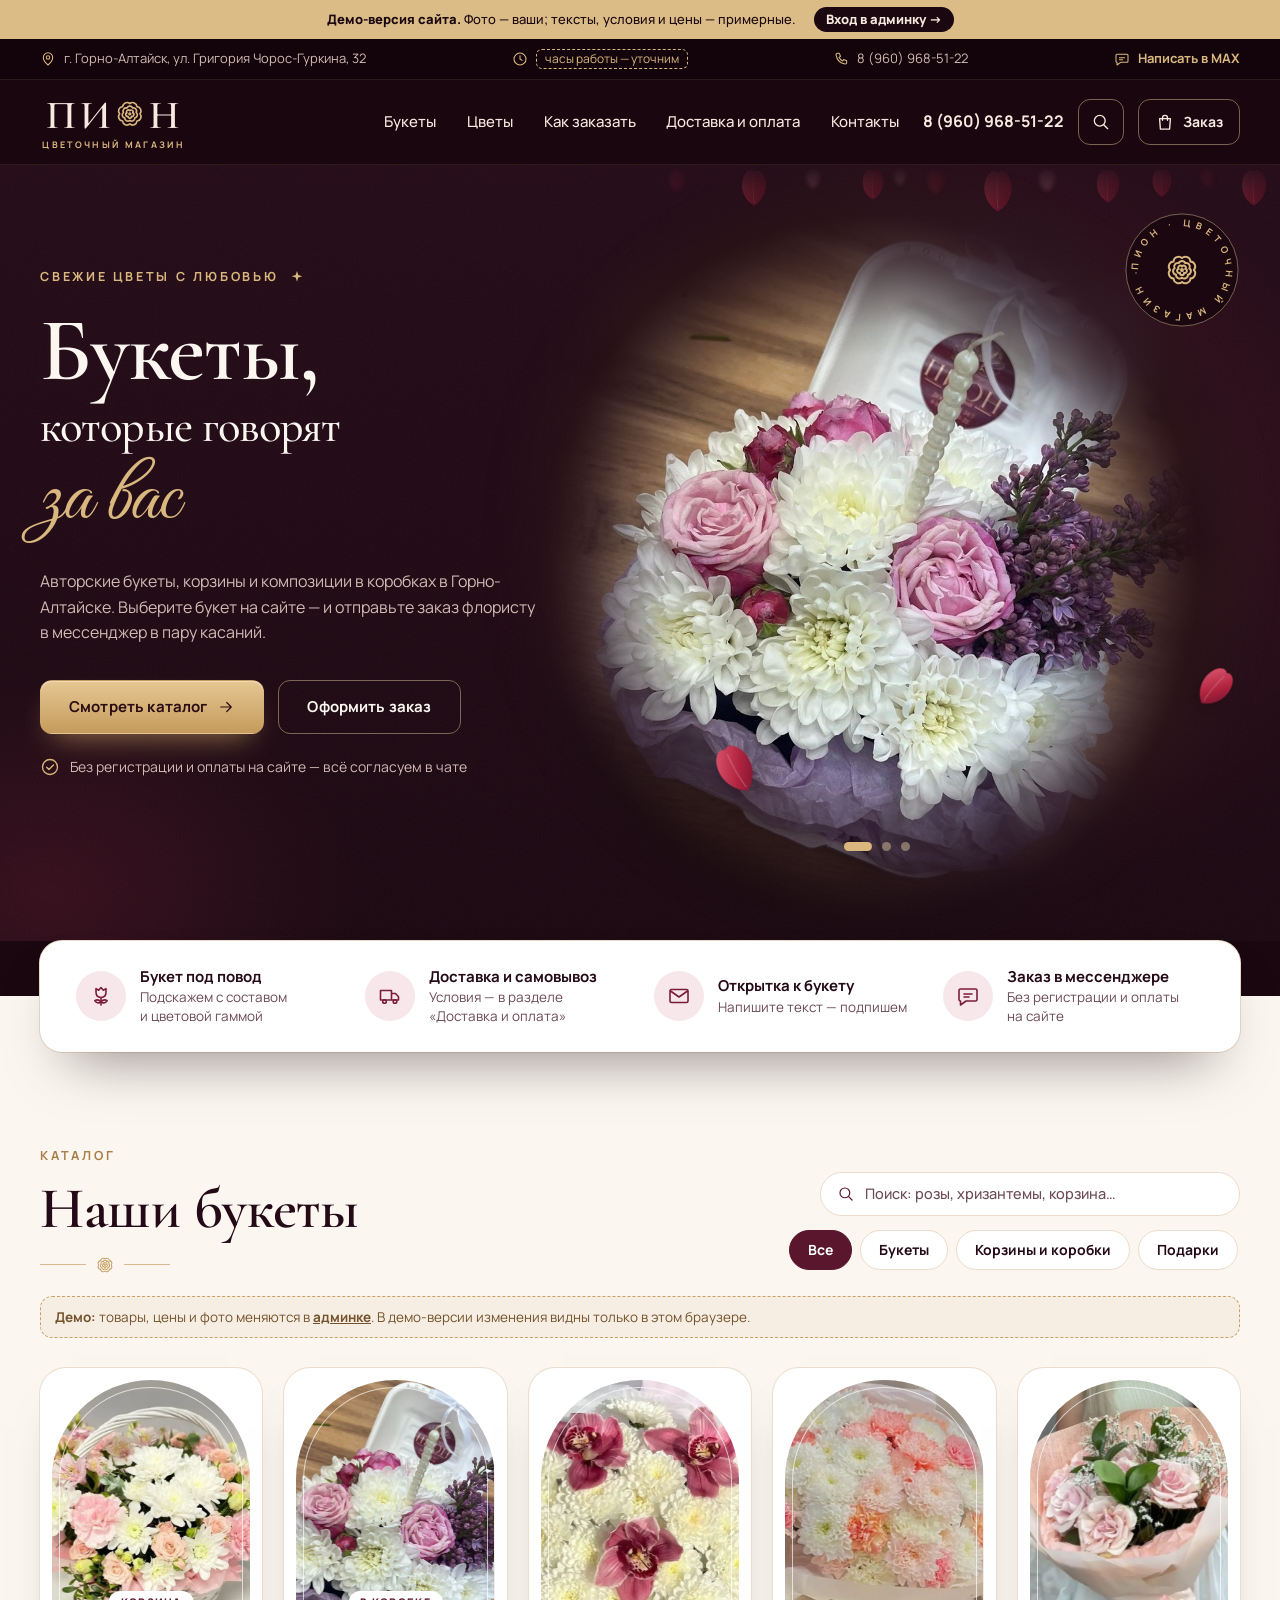
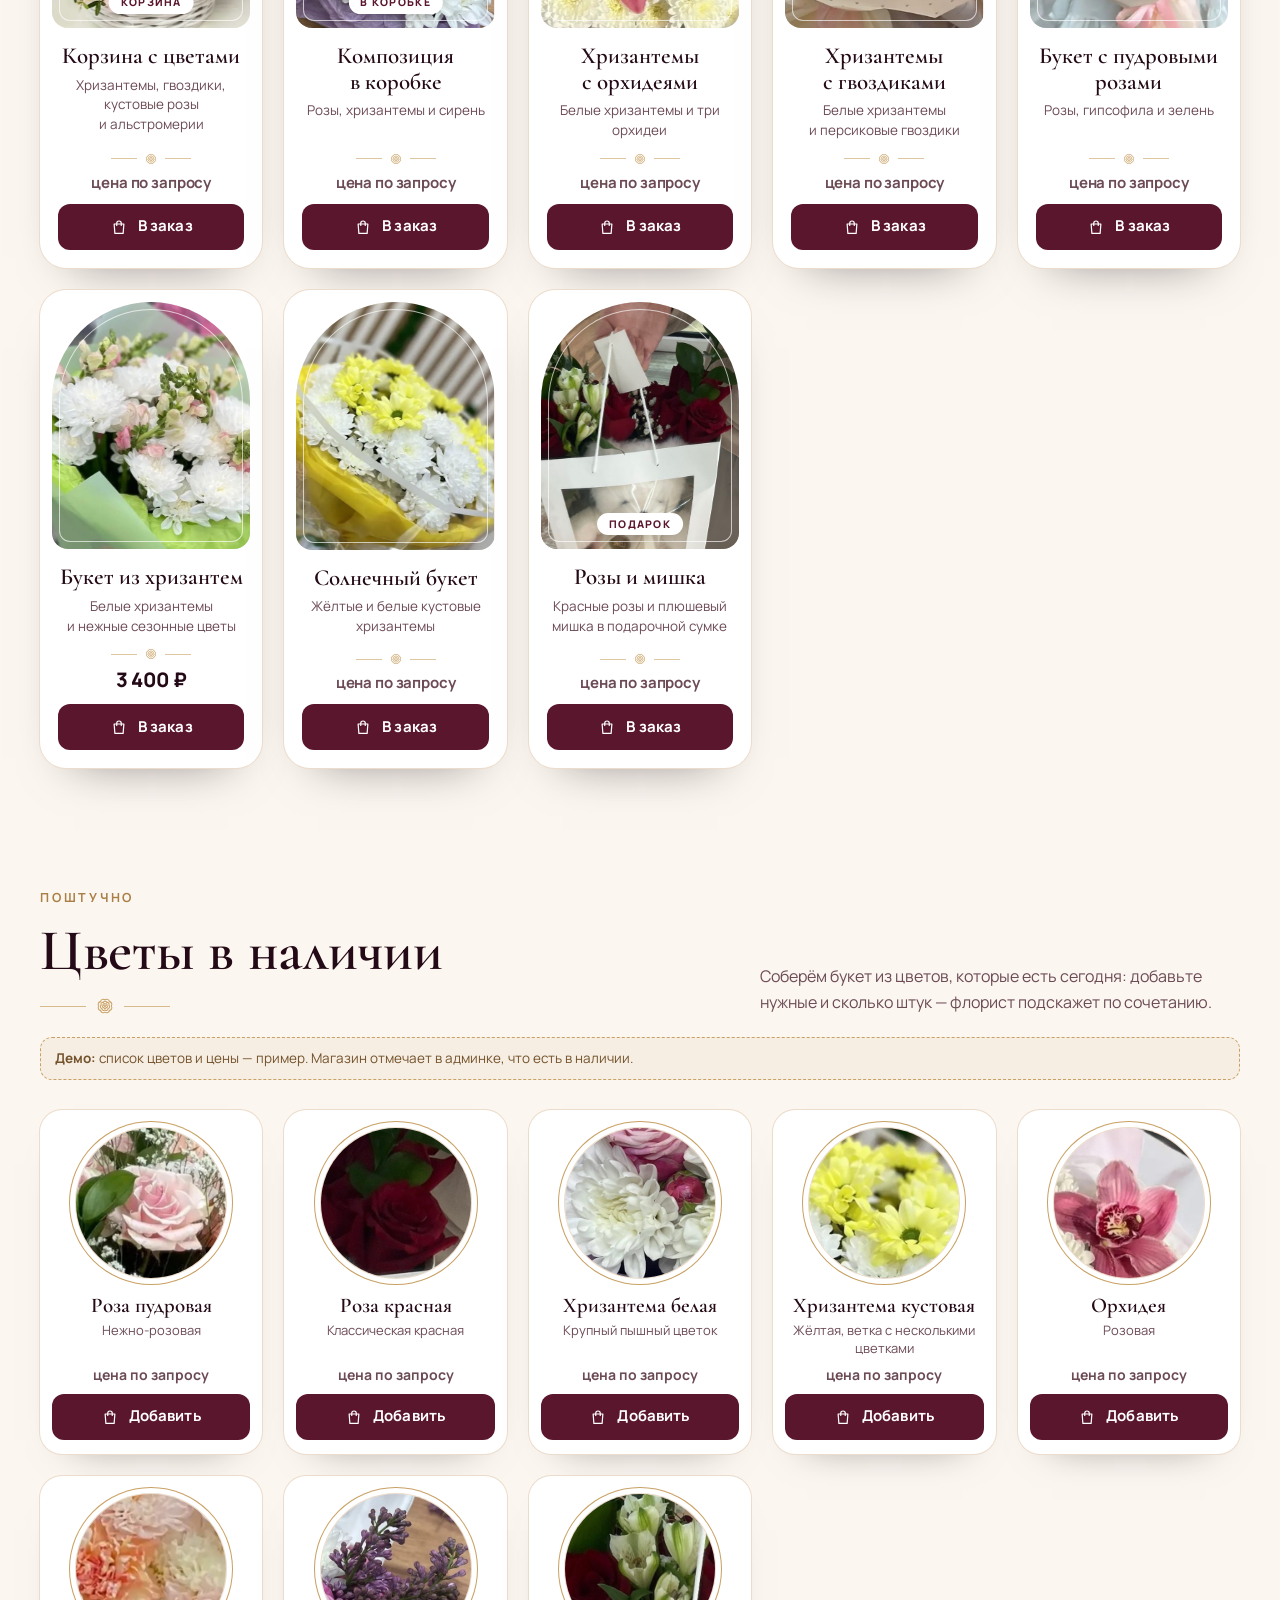
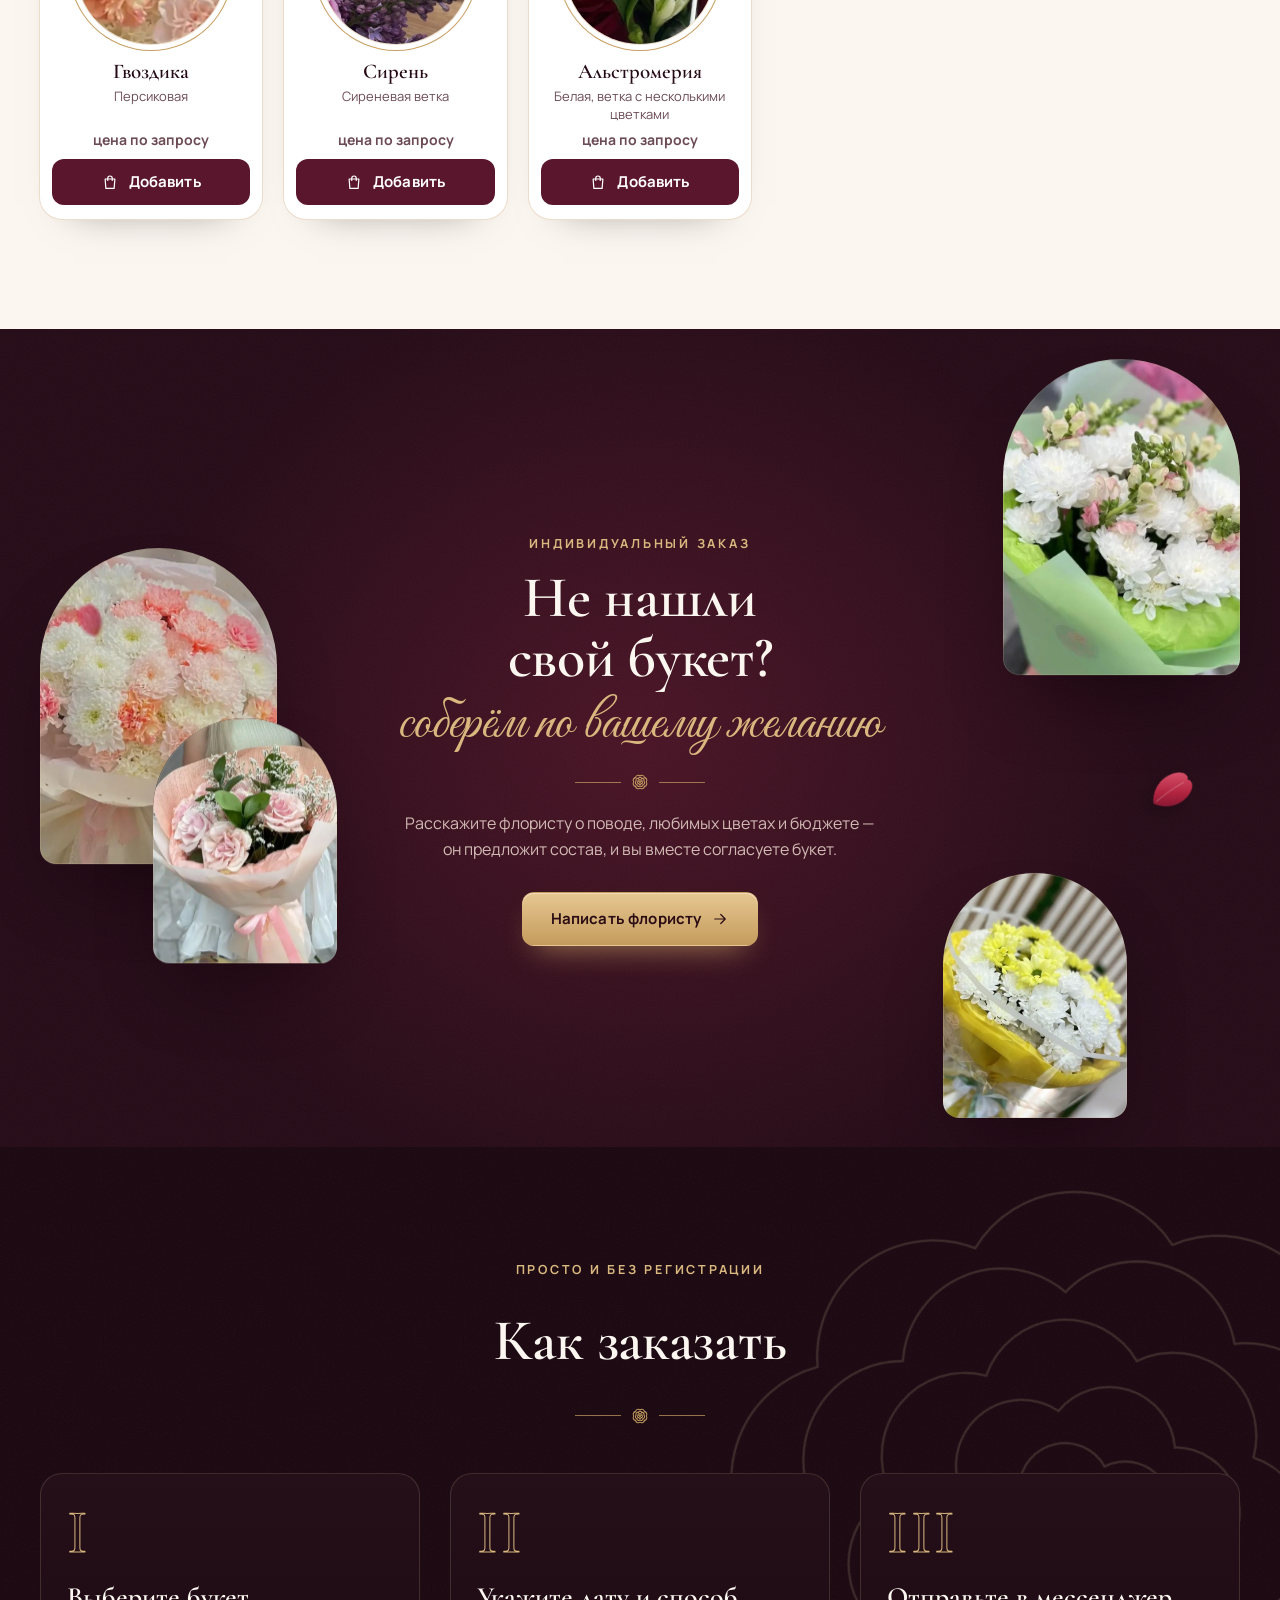
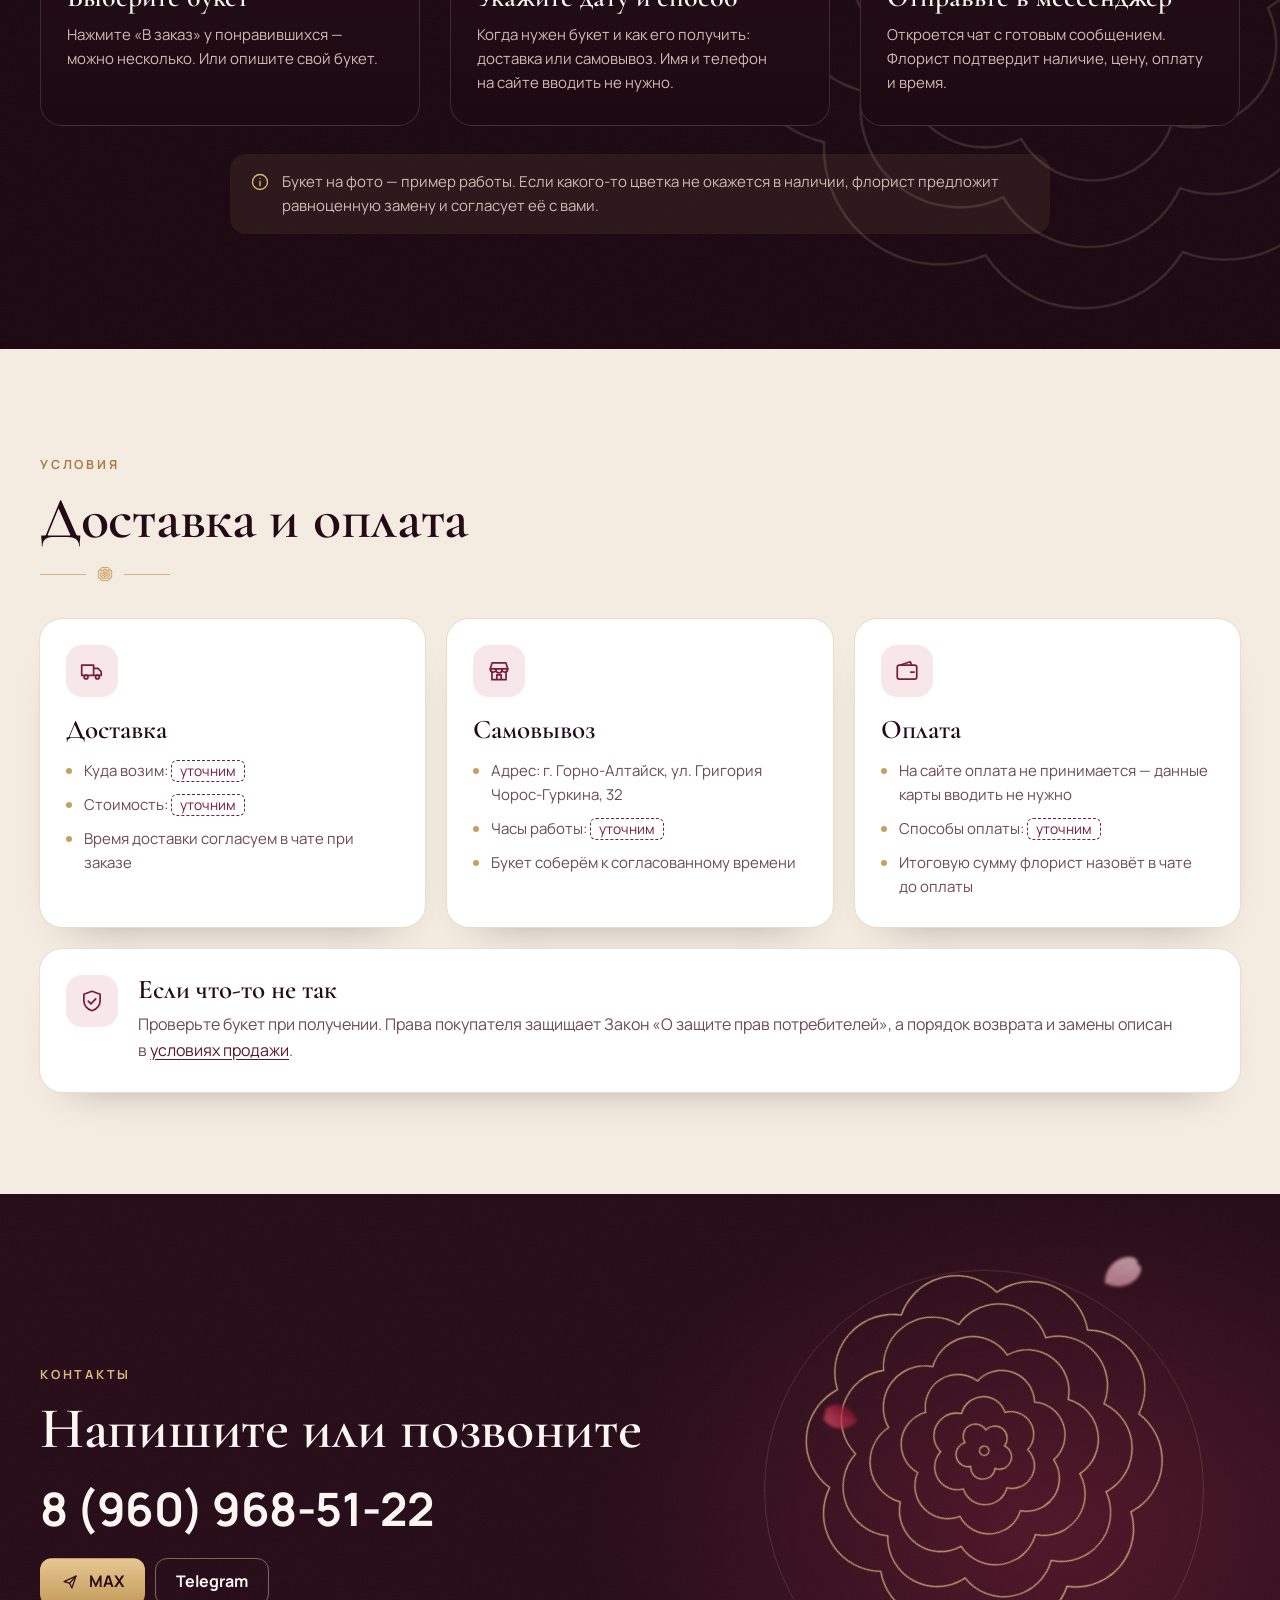
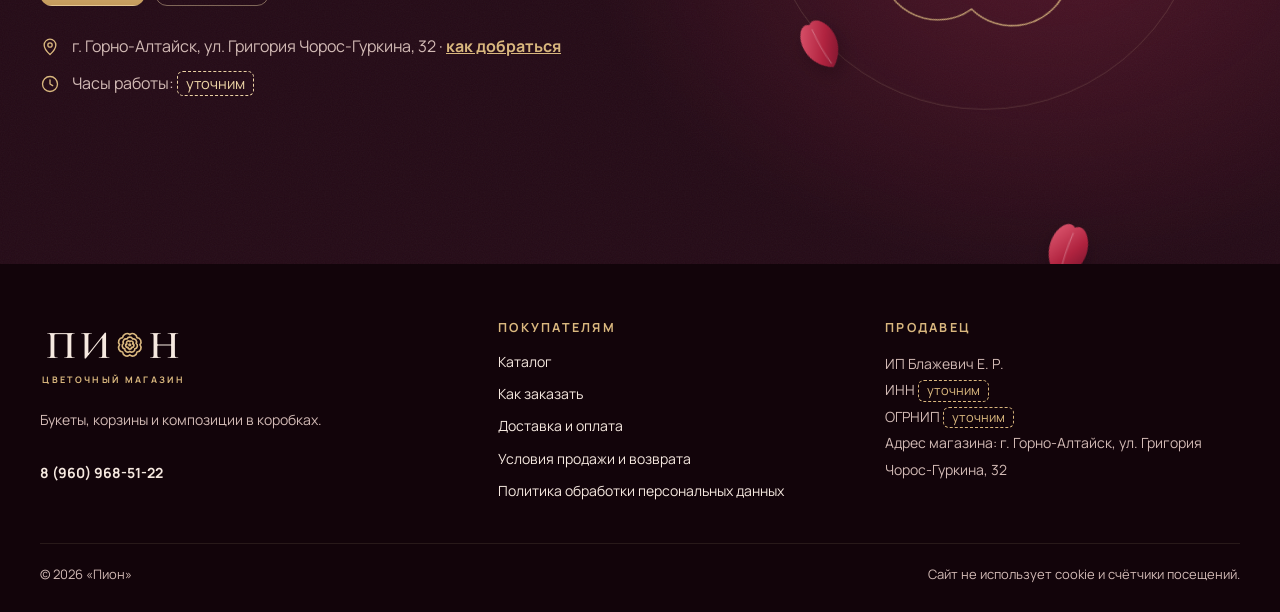
<file: index.html>
<!doctype html>
<html lang="ru" data-theme="bordo">
<head>
<meta charset="utf-8">
<meta name="viewport" content="width=device-width, initial-scale=1, viewport-fit=cover">
<title>Пион — цветочный магазин: букеты, корзины и композиции</title>
<meta name="description" content="Авторские букеты, корзины и композиции в коробках. Выберите букет на сайте и отправьте заказ флористу в мессенджер — без регистрации и оплаты на сайте.">
<!-- Черновик: убрать noindex при запуске -->
<meta name="robots" content="noindex">
<meta name="theme-color" content="#1a0710">
<link rel="icon" href="favicon.svg" type="image/svg+xml">
<!-- Черновик: шрифты с Google Fonts. На боевом сайте положим их в папку fonts/, чтобы не было запросов к Google. -->
<link rel="preconnect" href="https://fonts.googleapis.com">
<link rel="preconnect" href="https://fonts.gstatic.com" crossorigin>
<link rel="stylesheet" href="https://fonts.googleapis.com/css2?family=Cormorant+Garamond:ital,wght@0,500;0,600;0,700;1,500&family=Great+Vibes&family=Manrope:wght@400;500;600;700;800&display=swap">
<link rel="stylesheet" href="styles.css">
<script>
  // Расцветка черновика: ?theme=bordo | beige | sage
  (function () {
    var t = new URLSearchParams(location.search).get('theme');
    if (t !== 'beige' && t !== 'sage') t = 'bordo';
    document.documentElement.setAttribute('data-theme', t);
    document.documentElement.classList.add('js');
  })();
</script>
</head>
<body>

<svg class="sprite" width="0" height="0" aria-hidden="true" focusable="false">
  <defs>
    <linearGradient id="g-petal" x1="0" y1="0" x2="1" y2="1">
      <stop offset="0" style="stop-color:var(--petal-1)"/>
      <stop offset=".55" style="stop-color:var(--petal-2)"/>
      <stop offset="1" style="stop-color:var(--petal-3)"/>
    </linearGradient>
    <linearGradient id="g-petal-soft" x1="0" y1="0" x2="1" y2="1">
      <stop offset="0" style="stop-color:var(--petal-soft-1)"/>
      <stop offset="1" style="stop-color:var(--petal-soft-2)"/>
    </linearGradient>
    <symbol id="i-petal" viewBox="0 0 40 60"><path fill="url(#g-petal)" d="M20 58C6 50 0 34 4 20 7 10 14 4 20 9c6-5 13 1 16 11 4 14-2 30-16 38z"/><path fill="none" stroke="rgba(255,255,255,.28)" stroke-width="1" d="M20 14c-1.5 14-1.5 28 0 40"/></symbol>
    <symbol id="i-petal-soft" viewBox="0 0 40 60"><path fill="url(#g-petal-soft)" d="M20 58C6 50 0 34 4 20 7 10 14 4 20 9c6-5 13 1 16 11 4 14-2 30-16 38z"/><path fill="none" stroke="rgba(255,255,255,.45)" stroke-width="1" d="M20 14c-1.5 14-1.5 28 0 40"/></symbol>
    <!-- Знак логотипа: цветок вместо буквы «О» -->
    <symbol id="logo-o" viewBox="0 0 64 64">
      <path d="M32 10A9.43 9.43 0 0 1 47.56 16.44A9.43 9.43 0 0 1 54 32A9.43 9.43 0 0 1 47.56 47.56A9.43 9.43 0 0 1 32 54A9.43 9.43 0 0 1 16.44 47.56A9.43 9.43 0 0 1 10 32A9.43 9.43 0 0 1 16.44 16.44A9.43 9.43 0 0 1 32 10Z"/>
      <path d="M38.14 19.42A6.56 6.56 0 0 1 45.66 28.95A6.56 6.56 0 0 1 42.9 40.78A6.56 6.56 0 0 1 31.93 46A6.56 6.56 0 0 1 21.01 40.67A6.56 6.56 0 0 1 18.37 28.82A6.56 6.56 0 0 1 25.99 19.36A6.56 6.56 0 0 1 38.14 19.42Z"/>
      <path d="M32 25.4A3.88 3.88 0 0 1 38.28 29.96A3.88 3.88 0 0 1 35.88 37.34A3.88 3.88 0 0 1 28.12 37.34A3.88 3.88 0 0 1 25.72 29.96A3.88 3.88 0 0 1 32 25.4Z"/>
      <circle cx="32" cy="32" r="1.8"/>
    </symbol>
    <symbol id="i-peony-big" viewBox="0 0 200 200">
      <path d="M100 16A30.63 30.63 0 0 1 149.37 32.04A30.63 30.63 0 0 1 179.89 74.04A30.63 30.63 0 0 1 179.89 125.96A30.63 30.63 0 0 1 149.37 167.96A30.63 30.63 0 0 1 100 184A30.63 30.63 0 0 1 50.63 167.96A30.63 30.63 0 0 1 20.11 125.96A30.63 30.63 0 0 1 20.11 74.04A30.63 30.63 0 0 1 50.63 32.04A30.63 30.63 0 0 1 100 16Z"/>
      <path d="M123.26 36.1A26.05 26.05 0 0 1 158.89 66A26.05 26.05 0 0 1 166.97 111.81A26.05 26.05 0 0 1 143.71 152.09A26.05 26.05 0 0 1 100 168A26.05 26.05 0 0 1 56.29 152.09A26.05 26.05 0 0 1 33.03 111.81A26.05 26.05 0 0 1 41.11 66A26.05 26.05 0 0 1 76.74 36.1A26.05 26.05 0 0 1 123.26 36.1Z"/>
      <path d="M100 48A21.89 21.89 0 0 1 136.77 63.23A21.89 21.89 0 0 1 152 100A21.89 21.89 0 0 1 136.77 136.77A21.89 21.89 0 0 1 100 152A21.89 21.89 0 0 1 63.23 136.77A21.89 21.89 0 0 1 48 100A21.89 21.89 0 0 1 63.23 63.23A21.89 21.89 0 0 1 100 48Z"/>
      <path d="M116.22 66.74A17.34 17.34 0 0 1 136.11 91.95A17.34 17.34 0 0 1 128.81 123.21A17.34 17.34 0 0 1 99.82 137A17.34 17.34 0 0 1 70.96 122.92A17.34 17.34 0 0 1 63.97 91.59A17.34 17.34 0 0 1 84.11 66.58A17.34 17.34 0 0 1 116.22 66.74Z"/>
      <path d="M100 77A11.96 11.96 0 0 1 119.92 88.5A11.96 11.96 0 0 1 119.92 111.5A11.96 11.96 0 0 1 100 123A11.96 11.96 0 0 1 80.08 111.5A11.96 11.96 0 0 1 80.08 88.5A11.96 11.96 0 0 1 100 77Z"/>
      <path d="M106.47 91.1A6.47 6.47 0 0 1 110.46 103.4A6.47 6.47 0 0 1 100 111A6.47 6.47 0 0 1 89.54 103.4A6.47 6.47 0 0 1 93.53 91.1A6.47 6.47 0 0 1 106.47 91.1Z"/>
      <circle cx="100" cy="100" r="2.5"/>
    </symbol>
    <symbol id="i-sparkle" viewBox="0 0 24 24"><path d="M12 3l1.9 6.1L20 11l-6.1 1.9L12 19l-1.9-6.1L4 11l6.1-1.9z"/></symbol>
    <symbol id="i-pin" viewBox="0 0 24 24"><path d="M12 21s-7-6.1-7-11.4A7 7 0 0 1 19 9.6C19 14.9 12 21 12 21z"/><circle cx="12" cy="9.6" r="2.6"/></symbol>
    <symbol id="i-clock" viewBox="0 0 24 24"><circle cx="12" cy="12" r="9"/><path d="M12 7v5l3.2 2"/></symbol>
    <symbol id="i-phone" viewBox="0 0 24 24"><path d="M6.5 3.5h3l1.8 4.6-2.3 1.4a11.5 11.5 0 0 0 5.5 5.5l1.4-2.3 4.6 1.8v3a2 2 0 0 1-2.2 2A17 17 0 0 1 4.5 5.7a2 2 0 0 1 2-2.2z"/></symbol>
    <symbol id="i-chat" viewBox="0 0 24 24"><path d="M4.5 5h15a1.5 1.5 0 0 1 1.5 1.5v9a1.5 1.5 0 0 1-1.5 1.5H10l-5.5 4v-4h0A1.5 1.5 0 0 1 3 15.5v-9A1.5 1.5 0 0 1 4.5 5z"/><path d="M8 10h8M8 13h5"/></symbol>
    <symbol id="i-bag" viewBox="0 0 24 24"><path d="M5.5 8h13l-1 12.5h-11z"/><path d="M9 10V7a3 3 0 0 1 6 0v3"/></symbol>
    <symbol id="i-arrow" viewBox="0 0 24 24"><path d="M5 12h14M13 6l6 6-6 6"/></symbol>
    <symbol id="i-check" viewBox="0 0 24 24"><circle cx="12" cy="12" r="9"/><path d="M8 12.3l2.7 2.7L16.2 9.5"/></symbol>
    <symbol id="i-flower" viewBox="0 0 24 24"><path d="M12 21v-7.5"/><path d="M12 13.5c-3.2 0-5-2.4-5-5.4V4.6l2.6 1.6L12 3.5l2.4 2.7L17 4.6v3.5c0 3-1.8 5.4-5 5.4z"/><path d="M12 18c-1.6-2-4.2-2.5-6.2-1.4 1 2.1 3.7 3 6.2 1.4zM12 18c1.6-2 4.2-2.5 6.2-1.4-1 2.1-3.7 3-6.2 1.4z"/></symbol>
    <symbol id="i-truck" viewBox="0 0 24 24"><path d="M2.5 6.5h11v9.5h-11zM13.5 9.5h4l3 3.2V16h-7"/><circle cx="6.5" cy="17.5" r="1.8"/><circle cx="17" cy="17.5" r="1.8"/></symbol>
    <symbol id="i-card" viewBox="0 0 24 24"><rect x="3" y="5.5" width="18" height="13" rx="1.5"/><path d="M3.5 7l8.5 6 8.5-6"/></symbol>
    <symbol id="i-store" viewBox="0 0 24 24"><path d="M4 10l1.6-5.5h12.8L20 10"/><path d="M4 10h16v.5a2.7 2.7 0 0 1-5.3.6 2.7 2.7 0 0 1-5.4 0A2.7 2.7 0 0 1 4 10.5z"/><path d="M5.5 12.5V20h13v-7.5M10 20v-4.5h4V20"/></symbol>
    <symbol id="i-wallet" viewBox="0 0 24 24"><rect x="3" y="6.5" width="18" height="13" rx="2"/><path d="M6 6.5l9-3 1.2 3M15.5 13h3"/></symbol>
    <symbol id="i-shield" viewBox="0 0 24 24"><path d="M12 3l7.5 2.8v5.7c0 4.6-3.2 8-7.5 9.5-4.3-1.5-7.5-4.9-7.5-9.5V5.8z"/><path d="M8.6 12.2l2.4 2.4 4.4-4.6"/></symbol>
    <symbol id="i-info" viewBox="0 0 24 24"><circle cx="12" cy="12" r="9"/><path d="M12 11v5.5M12 7.6v.1"/></symbol>
    <symbol id="i-lock" viewBox="0 0 24 24"><rect x="5" y="10.5" width="14" height="10" rx="2"/><path d="M8 10.5V8a4 4 0 0 1 8 0v2.5"/></symbol>
    <symbol id="i-close" viewBox="0 0 24 24"><path d="M6 6l12 12M18 6L6 18"/></symbol>
    <symbol id="i-send" viewBox="0 0 24 24"><path d="M4 11.5L20 4l-5.5 16-3-6.5z"/><path d="M11.5 13.5L20 4"/></symbol>
    <symbol id="i-search" viewBox="0 0 24 24"><circle cx="10.5" cy="10.5" r="6.5"/><path d="M15.5 15.5L20 20"/></symbol>
    <symbol id="i-left" viewBox="0 0 24 24"><path d="M15 5l-7 7 7 7"/></symbol>
    <symbol id="i-right" viewBox="0 0 24 24"><path d="M9 5l7 7-7 7"/></symbol>
  </defs>
</svg>

<div class="draft-bar" role="note">
  <span><b>Демо-версия сайта.</b> Фото — ваши; тексты, условия и&nbsp;цены — примерные.</span>
  <a class="draft-bar__link" href="admin.html">Вход в&nbsp;админку →</a>
</div>

<div class="topbar">
  <div class="container topbar__in">
    <a class="topbar__item" href="https://yandex.ru/maps/?text=%D0%93%D0%BE%D1%80%D0%BD%D0%BE-%D0%90%D0%BB%D1%82%D0%B0%D0%B9%D1%81%D0%BA%2C%20%D1%83%D0%BB.%20%D0%93%D1%80%D0%B8%D0%B3%D0%BE%D1%80%D0%B8%D1%8F%20%D0%A7%D0%BE%D1%80%D0%BE%D1%81-%D0%93%D1%83%D1%80%D0%BA%D0%B8%D0%BD%D0%B0%2C%2032" target="_blank" rel="noopener"><svg class="ico" aria-hidden="true"><use href="#i-pin"/></svg>г. Горно-Алтайск, ул. Григория Чорос-Гуркина, 32</a>
    <span class="topbar__item"><svg class="ico" aria-hidden="true"><use href="#i-clock"/></svg><span class="todo">часы работы — уточним</span></span>
    <a class="topbar__item" href="tel:+79609685122"><svg class="ico" aria-hidden="true"><use href="#i-phone"/></svg>8 (960) 968-51-22</a>
    <a class="topbar__item topbar__max" href="#" data-channel="max" data-quick target="_blank" rel="noopener"><svg class="ico" aria-hidden="true"><use href="#i-chat"/></svg>Написать в&nbsp;MAX</a>
  </div>
</div>

<header class="header">
  <div class="container header__in">
    <a class="logo" href="#top" aria-label="Пион, цветочный магазин — в начало страницы">
      <span class="logo__word" aria-hidden="true">ПИ<svg class="logo__o"><use href="#logo-o"/></svg>Н</span>
      <span class="logo__tag" aria-hidden="true">цветочный магазин</span>
    </a>
    <nav class="nav" id="nav" aria-label="Разделы сайта">
      <a href="#catalog">Букеты</a>
      <a href="#flowers">Цветы</a>
      <a href="#how">Как заказать</a>
      <a href="#delivery">Доставка и&nbsp;оплата</a>
      <a href="#contacts">Контакты</a>
    </nav>
    <div class="header__actions">
      <a class="header__phone" href="tel:+79609685122">8 (960) 968-51-22</a>
      <button class="order-btn order-btn--icon" type="button" data-open-search aria-label="Поиск цветов и букетов"><svg class="ico" aria-hidden="true"><use href="#i-search"/></svg></button>
      <button class="order-btn" type="button" data-open-order>
        <svg class="ico" aria-hidden="true"><use href="#i-bag"/></svg>
        <span class="order-btn__label">Заказ</span>
        <span class="order-btn__count" data-count hidden>0</span>
      </button>
      <button class="burger" type="button" aria-label="Меню" aria-expanded="false" aria-controls="nav"><span></span><span></span><span></span></button>
    </div>
  </div>
</header>

<main>

<section class="hero grain" data-scene="top" aria-labelledby="hero-title">
  <div class="container hero__grid">
    <div class="hero__head" data-depth="0.08" data-fade>
      <p class="kicker">Свежие цветы с&nbsp;любовью <svg class="ico ico--fill" aria-hidden="true"><use href="#i-sparkle"/></svg></p>
      <h1 class="hero__title" id="hero-title">Букеты,<span class="hero__l2">которые говорят</span><em>за&nbsp;вас</em></h1>
    </div>

  <div class="hero__media" data-depth="0.1">
    <div class="slides">
      <figure class="slide is-active" style="--cx:49%;--cy:52%;--rx:41%;--ry:44%">
        <div class="slide__frame">
          <img class="slide__bg" src="img/hero-1.jpg" alt="" width="1400" height="1400" fetchpriority="high">
          <span class="slide__tint"></span>
          <img class="slide__fg" src="img/hero-1.jpg" alt="Композиция в коробке: розы, хризантемы и сирень" width="1400" height="1400" fetchpriority="high">
        </div>
      </figure>
      <figure class="slide" style="--cx:50%;--cy:47%;--rx:47%;--ry:43%">
        <div class="slide__frame">
          <img class="slide__bg" src="img/hero-2.jpg" alt="" width="887" height="887" decoding="async">
          <span class="slide__tint"></span>
          <img class="slide__fg" src="img/hero-2.jpg" alt="Корзина: хризантемы, гвоздики, кустовые розы и альстромерии" width="887" height="887" decoding="async">
        </div>
      </figure>
      <figure class="slide" style="--cx:49%;--cy:46%;--rx:42%;--ry:39%">
        <div class="slide__frame">
          <img class="slide__bg" src="img/hero-3.jpg" alt="" width="1200" height="1200" decoding="async">
          <span class="slide__tint"></span>
          <img class="slide__fg" src="img/hero-3.jpg" alt="Букет из белых хризантем с орхидеями" width="1200" height="1200" decoding="async">
        </div>
      </figure>
    </div>

    <div class="fall" data-fall aria-hidden="true">
      <span class="far" style="--x:24%;--s:18px;--t:13s;--dl:-1s;--dr:50px;--r:300deg;--y:12%"><svg><use href="#i-petal"/></svg></span>
      <span style="--x:33%;--s:28px;--t:11s;--dl:-6s;--dr:-40px;--r:-260deg;--y:62%"><svg><use href="#i-petal"/></svg></span>
      <span class="far" style="--x:41%;--s:16px;--t:15s;--dl:-9s;--dr:70px;--r:420deg;--y:30%"><svg><use href="#i-petal-soft"/></svg></span>
      <span style="--x:48%;--s:24px;--t:12s;--dl:-3s;--dr:-60px;--r:-340deg;--y:80%"><svg><use href="#i-petal"/></svg></span>
      <span class="far" style="--x:56%;--s:20px;--t:14s;--dl:-11s;--dr:40px;--r:280deg;--y:20%"><svg><use href="#i-petal"/></svg></span>
      <span style="--x:63%;--s:32px;--t:10s;--dl:-5s;--dr:-30px;--r:-220deg;--y:48%"><svg><use href="#i-petal"/></svg></span>
      <span class="far" style="--x:70%;--s:18px;--t:16s;--dl:-13s;--dr:60px;--r:380deg;--y:72%"><svg><use href="#i-petal-soft"/></svg></span>
      <span style="--x:77%;--s:26px;--t:12.5s;--dl:-8s;--dr:-50px;--r:-300deg;--y:8%"><svg><use href="#i-petal"/></svg></span>
      <span style="--x:84%;--s:22px;--t:13.5s;--dl:-2s;--dr:45px;--r:260deg;--y:56%"><svg><use href="#i-petal"/></svg></span>
      <span class="far" style="--x:90%;--s:15px;--t:17s;--dl:-10s;--dr:-35px;--r:-400deg;--y:36%"><svg><use href="#i-petal"/></svg></span>
      <span class="far" style="--x:52%;--s:14px;--t:18s;--dl:-15s;--dr:30px;--r:200deg;--y:90%"><svg><use href="#i-petal-soft"/></svg></span>
      <span style="--x:95%;--s:28px;--t:11.5s;--dl:-4s;--dr:-60px;--r:-280deg;--y:24%"><svg><use href="#i-petal"/></svg></span>
    </div>

    <span class="petal" data-depth="-0.35" data-tilt="-30" style="left:30%;top:74%;width:38px;--t:6.8s" aria-hidden="true"><svg><use href="#i-petal"/></svg></span>
    <span class="petal" data-depth="-0.5" data-tilt="40" style="left:90%;top:64%;width:32px;--t:7.4s;--dl:-2s" aria-hidden="true"><svg><use href="#i-petal"/></svg></span>

    <div class="hero__badge" data-depth="-0.14" data-rot="0.05" aria-hidden="true">
      <svg class="badge" viewBox="0 0 120 120">
        <defs><path id="badge-path" d="M60 60m-45 0a45 45 0 1 1 90 0a45 45 0 1 1-90 0"/></defs>
        <circle cx="60" cy="60" r="58"/>
        <text font-family="Manrope, Arial, sans-serif" font-size="9.6" font-weight="700"><textPath href="#badge-path" textLength="280" lengthAdjust="spacing">ПИОН · ЦВЕТОЧНЫЙ МАГАЗИН ·</textPath></text>
        <use href="#logo-o" x="42" y="42" width="36" height="36" fill="none" stroke-width="3.6"/>
      </svg>
    </div>

    <div class="dots" role="group" aria-label="Фото на первом экране">
      <button class="dot is-active" type="button" aria-label="Фото 1 из 3" aria-pressed="true"></button>
      <button class="dot" type="button" aria-label="Фото 2 из 3" aria-pressed="false"></button>
      <button class="dot" type="button" aria-label="Фото 3 из 3" aria-pressed="false"></button>
    </div>
  </div>

    <div class="hero__body" data-depth="0.08" data-fade>
      <p class="hero__lead">Авторские букеты, корзины и&nbsp;композиции в&nbsp;коробках в&nbsp;Горно-Алтайске. Выберите букет на&nbsp;сайте&nbsp;— и&nbsp;отправьте заказ флористу в&nbsp;мессенджер в&nbsp;пару касаний.</p>
      <div class="hero__actions">
        <a class="btn btn--cta" href="#catalog">Смотреть каталог <svg class="ico ico--move" aria-hidden="true"><use href="#i-arrow"/></svg></a>
        <button class="btn btn--ghost" type="button" data-open-order>Оформить заказ</button>
      </div>
      <p class="hero__note"><svg class="ico" aria-hidden="true"><use href="#i-check"/></svg>Без регистрации и&nbsp;оплаты на&nbsp;сайте&nbsp;— всё согласуем в&nbsp;чате</p>
    </div>
  </div>
</section>

<section class="benefits" id="benefits" aria-label="Почему с нами удобно">
  <div class="container">
    <ul class="benefits__card">
      <li class="benefit reveal"><span class="benefit__icon"><svg class="ico" aria-hidden="true"><use href="#i-flower"/></svg></span><div><b>Букет под повод</b><span>Подскажем с&nbsp;составом и&nbsp;цветовой гаммой</span></div></li>
      <li class="benefit reveal" style="--d:.08s"><span class="benefit__icon"><svg class="ico" aria-hidden="true"><use href="#i-truck"/></svg></span><div><b>Доставка и&nbsp;самовывоз</b><span>Условия&nbsp;— в&nbsp;разделе «Доставка и&nbsp;оплата»</span></div></li>
      <li class="benefit reveal" style="--d:.16s"><span class="benefit__icon"><svg class="ico" aria-hidden="true"><use href="#i-card"/></svg></span><div><b>Открытка к&nbsp;букету</b><span>Напишите текст&nbsp;— подпишем</span></div></li>
      <li class="benefit reveal" style="--d:.24s"><span class="benefit__icon"><svg class="ico" aria-hidden="true"><use href="#i-chat"/></svg></span><div><b>Заказ в&nbsp;мессенджере</b><span>Без регистрации и&nbsp;оплаты на&nbsp;сайте</span></div></li>
    </ul>
  </div>
</section>

<section class="catalog" id="catalog" aria-labelledby="catalog-title">
  <div class="container">
    <div class="section-head">
      <div>
        <p class="kicker kicker--light">Каталог</p>
        <h2 class="h2" id="catalog-title">Наши букеты</h2>
        <span class="orn" aria-hidden="true"><i></i><svg><use href="#logo-o"/></svg><i></i></span>
      </div>
      <div class="catalog__tools">
      <button class="search-trigger" type="button" data-open-search><svg class="ico" aria-hidden="true"><use href="#i-search"/></svg><span>Поиск: розы, хризантемы, корзина…</span></button>
      <div class="chips" role="group" aria-label="Показать в каталоге">
        <button class="chip" type="button" data-filter="all" aria-pressed="true">Все</button>
        <button class="chip" type="button" data-filter="bouquet" aria-pressed="false">Букеты</button>
        <button class="chip" type="button" data-filter="box" aria-pressed="false">Корзины и&nbsp;коробки</button>
        <button class="chip" type="button" data-filter="gift" aria-pressed="false">Подарки</button>
      </div>
      </div>
    </div>
    <p class="draft-note"><b>Демо:</b> товары, цены и&nbsp;фото меняются в&nbsp;<a href="admin.html">админке</a>. В&nbsp;демо-версии изменения видны только в&nbsp;этом браузере.</p>

    <div class="grid">
      <article class="card reveal" data-id="basket" data-cat="box" data-name="Корзина с цветами" data-price="">
        <div class="card__media" data-window="0.06"><div class="card__zoom"><img src="img/p-basket.jpg" alt="Корзина: белые хризантемы, розовые гвоздики, кустовые розы и альстромерии" width="800" height="800" loading="lazy" decoding="async"></div><span class="card__tag">Корзина</span></div>
        <div class="card__body">
          <h3 class="card__title">Корзина с&nbsp;цветами</h3>
          <p class="card__desc">Хризантемы, гвоздики, кустовые розы и&nbsp;альстромерии</p>
          <span class="card__orn" aria-hidden="true"><i></i><svg><use href="#logo-o"/></svg><i></i></span>
          <span class="price price--todo" title="Цену подставим вашу">— ₽</span>
          <div class="card__action"><button class="btn btn--action btn--block" type="button" data-add="basket"><svg class="ico" aria-hidden="true"><use href="#i-bag"/></svg>В&nbsp;заказ</button></div>
        </div>
      </article>

      <article class="card reveal" style="--d:.06s" data-id="box" data-cat="box" data-name="Композиция в коробке" data-price="">
        <div class="card__media" data-window="0.06"><div class="card__zoom"><img src="img/p-box.jpg" alt="Композиция в коробке: розы, белые хризантемы и сирень" width="800" height="800" loading="lazy" decoding="async"></div><span class="card__tag">В&nbsp;коробке</span></div>
        <div class="card__body">
          <h3 class="card__title">Композиция в&nbsp;коробке</h3>
          <p class="card__desc">Розы, хризантемы и&nbsp;сирень</p>
          <span class="card__orn" aria-hidden="true"><i></i><svg><use href="#logo-o"/></svg><i></i></span>
          <span class="price price--todo" title="Цену подставим вашу">— ₽</span>
          <div class="card__action"><button class="btn btn--action btn--block" type="button" data-add="box"><svg class="ico" aria-hidden="true"><use href="#i-bag"/></svg>В&nbsp;заказ</button></div>
        </div>
      </article>

      <article class="card reveal" style="--d:.12s" data-id="orchids" data-cat="bouquet" data-name="Хризантемы с орхидеями" data-price="">
        <div class="card__media" data-window="0.06"><div class="card__zoom"><img src="img/p-orchids.jpg" alt="Букет: белые хризантемы и три орхидеи" width="800" height="800" loading="lazy" decoding="async"></div></div>
        <div class="card__body">
          <h3 class="card__title">Хризантемы с&nbsp;орхидеями</h3>
          <p class="card__desc">Белые хризантемы и&nbsp;три орхидеи</p>
          <span class="card__orn" aria-hidden="true"><i></i><svg><use href="#logo-o"/></svg><i></i></span>
          <span class="price price--todo" title="Цену подставим вашу">— ₽</span>
          <div class="card__action"><button class="btn btn--action btn--block" type="button" data-add="orchids"><svg class="ico" aria-hidden="true"><use href="#i-bag"/></svg>В&nbsp;заказ</button></div>
        </div>
      </article>

      <article class="card reveal" style="--d:.18s" data-id="peach" data-cat="bouquet" data-name="Хризантемы с гвоздиками" data-price="">
        <div class="card__media" data-window="0.06"><div class="card__zoom"><img src="img/p-peach.jpg" alt="Букет: белые хризантемы и персиковые гвоздики" width="800" height="800" loading="lazy" decoding="async"></div></div>
        <div class="card__body">
          <h3 class="card__title">Хризантемы с&nbsp;гвоздиками</h3>
          <p class="card__desc">Белые хризантемы и&nbsp;персиковые гвоздики</p>
          <span class="card__orn" aria-hidden="true"><i></i><svg><use href="#logo-o"/></svg><i></i></span>
          <span class="price price--todo" title="Цену подставим вашу">— ₽</span>
          <div class="card__action"><button class="btn btn--action btn--block" type="button" data-add="peach"><svg class="ico" aria-hidden="true"><use href="#i-bag"/></svg>В&nbsp;заказ</button></div>
        </div>
      </article>

      <article class="card reveal" data-id="roses" data-cat="bouquet" data-name="Букет с пудровыми розами" data-price="">
        <div class="card__media" data-window="0.06"><div class="card__zoom"><img src="img/p-roses.jpg" alt="Букет: пудровые розы, гипсофила и зелень в персиковой упаковке" width="760" height="760" loading="lazy" decoding="async"></div></div>
        <div class="card__body">
          <h3 class="card__title">Букет с&nbsp;пудровыми розами</h3>
          <p class="card__desc">Розы, гипсофила и&nbsp;зелень</p>
          <span class="card__orn" aria-hidden="true"><i></i><svg><use href="#logo-o"/></svg><i></i></span>
          <span class="price price--todo" title="Цену подставим вашу">— ₽</span>
          <div class="card__action"><button class="btn btn--action btn--block" type="button" data-add="roses"><svg class="ico" aria-hidden="true"><use href="#i-bag"/></svg>В&nbsp;заказ</button></div>
        </div>
      </article>

      <article class="card reveal" style="--d:.06s" data-id="mint" data-cat="bouquet" data-name="Букет из хризантем" data-price="3400">
        <div class="card__media" data-window="0.06"><div class="card__zoom"><img src="img/p-mint.jpg" alt="Букет: белые хризантемы и нежно-розовые цветы в мятной упаковке" width="800" height="800" loading="lazy" decoding="async"></div></div>
        <div class="card__body">
          <h3 class="card__title">Букет из&nbsp;хризантем</h3>
          <p class="card__desc">Белые хризантемы и&nbsp;нежные сезонные цветы</p>
          <span class="card__orn" aria-hidden="true"><i></i><svg><use href="#logo-o"/></svg><i></i></span>
          <span class="price">3&nbsp;400&nbsp;₽</span>
          <div class="card__action"><button class="btn btn--action btn--block" type="button" data-add="mint"><svg class="ico" aria-hidden="true"><use href="#i-bag"/></svg>В&nbsp;заказ</button></div>
        </div>
      </article>

      <article class="card reveal" style="--d:.12s" data-id="yellow" data-cat="bouquet" data-name="Солнечный букет" data-price="">
        <div class="card__media" data-window="0.06"><div class="card__zoom"><img src="img/p-yellow.jpg" alt="Букет: жёлтые и белые кустовые хризантемы" width="800" height="800" loading="lazy" decoding="async"></div></div>
        <div class="card__body">
          <h3 class="card__title">Солнечный букет</h3>
          <p class="card__desc">Жёлтые и&nbsp;белые кустовые хризантемы</p>
          <span class="card__orn" aria-hidden="true"><i></i><svg><use href="#logo-o"/></svg><i></i></span>
          <span class="price price--todo" title="Цену подставим вашу">— ₽</span>
          <div class="card__action"><button class="btn btn--action btn--block" type="button" data-add="yellow"><svg class="ico" aria-hidden="true"><use href="#i-bag"/></svg>В&nbsp;заказ</button></div>
        </div>
      </article>

      <article class="card reveal" style="--d:.18s" data-id="gift" data-cat="gift" data-name="Розы и мишка" data-price="">
        <div class="card__media" data-window="0.06"><div class="card__zoom"><img src="img/p-gift.jpg" alt="Подарок: красные розы и плюшевый мишка в подарочной сумке" width="800" height="800" loading="lazy" decoding="async"></div><span class="card__tag">Подарок</span></div>
        <div class="card__body">
          <h3 class="card__title">Розы и&nbsp;мишка</h3>
          <p class="card__desc">Красные розы и&nbsp;плюшевый мишка в&nbsp;подарочной сумке</p>
          <span class="card__orn" aria-hidden="true"><i></i><svg><use href="#logo-o"/></svg><i></i></span>
          <span class="price price--todo" title="Цену подставим вашу">— ₽</span>
          <div class="card__action"><button class="btn btn--action btn--block" type="button" data-add="gift"><svg class="ico" aria-hidden="true"><use href="#i-bag"/></svg>В&nbsp;заказ</button></div>
        </div>
      </article>
    </div>
    <nav class="pager" data-pager="bouquets" aria-label="Страницы каталога букетов" hidden></nav>
  </div>
</section>

<section class="flowers" id="flowers" aria-labelledby="flowers-title">
  <div class="container">
    <div class="section-head">
      <div>
        <p class="kicker kicker--light">Поштучно</p>
        <h2 class="h2" id="flowers-title">Цветы в&nbsp;наличии</h2>
        <span class="orn" aria-hidden="true"><i></i><svg><use href="#logo-o"/></svg><i></i></span>
      </div>
      <p class="flowers__lead">Соберём букет из&nbsp;цветов, которые есть сегодня: добавьте нужные и&nbsp;сколько штук&nbsp;— флорист подскажет по&nbsp;сочетанию.</p>
    </div>
    <p class="draft-note"><b>Демо:</b> список цветов и&nbsp;цены&nbsp;— пример. Магазин отмечает в&nbsp;админке, что есть в&nbsp;наличии.</p>
    <div class="fgrid" data-flowers></div>
    <nav class="pager" data-pager="flowers" aria-label="Страницы списка цветов" hidden></nav>
  </div>
</section>

<section class="custom grain" data-scene aria-labelledby="custom-title">
  <span class="petal petal--far" data-depth="0.22" data-tilt="-20" style="left:6%;top:10%;width:26px;--t:8s" aria-hidden="true"><svg><use href="#i-petal"/></svg></span>
  <span class="petal" data-depth="-0.3" data-tilt="55" style="right:7%;bottom:9%;width:34px;--t:7s;--dl:-2s" aria-hidden="true"><svg><use href="#i-petal"/></svg></span>
  <div class="container custom__grid">
    <div class="custom__col custom__col--l" aria-hidden="true">
      <figure class="arch" data-depth="0.12"><img src="img/p-peach.jpg" alt="" width="800" height="800" loading="lazy" decoding="async"></figure>
      <figure class="arch" data-depth="-0.08"><img src="img/p-roses.jpg" alt="" width="760" height="760" loading="lazy" decoding="async"></figure>
    </div>
    <div class="custom__text reveal">
      <p class="kicker">Индивидуальный заказ</p>
      <h2 class="h2" id="custom-title">Не&nbsp;нашли свой букет? <em>соберём по&nbsp;вашему желанию</em></h2>
      <span class="orn" aria-hidden="true"><i></i><svg><use href="#logo-o"/></svg><i></i></span>
      <p>Расскажите флористу о&nbsp;поводе, любимых цветах и&nbsp;бюджете&nbsp;— он предложит состав, и&nbsp;вы вместе согласуете букет.</p>
      <button class="btn btn--cta" type="button" data-custom>Написать флористу <svg class="ico ico--move" aria-hidden="true"><use href="#i-arrow"/></svg></button>
    </div>
    <div class="custom__col custom__col--r" aria-hidden="true">
      <figure class="arch" data-depth="-0.1"><img src="img/p-mint.jpg" alt="" width="800" height="800" loading="lazy" decoding="async"></figure>
      <figure class="arch" data-depth="0.1"><img src="img/p-yellow.jpg" alt="" width="800" height="800" loading="lazy" decoding="async"></figure>
    </div>
  </div>
</section>

<section class="how grain" id="how" data-scene aria-labelledby="how-title">
  <svg class="how__bg" data-depth="0.14" data-rot="0.02" aria-hidden="true"><use href="#i-peony-big"/></svg>
  <div class="container">
    <div class="section-head section-head--center">
      <p class="kicker">Просто и&nbsp;без регистрации</p>
      <h2 class="h2" id="how-title">Как заказать</h2>
      <span class="orn" aria-hidden="true"><i></i><svg><use href="#logo-o"/></svg><i></i></span>
    </div>
    <ol class="steps">
      <li class="step reveal"><span class="step__num" aria-hidden="true">I</span><h3>Выберите букет</h3><p>Нажмите «В&nbsp;заказ» у&nbsp;понравившихся&nbsp;— можно несколько. Или опишите свой букет.</p></li>
      <li class="step reveal" style="--d:.1s"><span class="step__num" aria-hidden="true">II</span><h3>Укажите дату и&nbsp;способ</h3><p>Когда нужен букет и&nbsp;как его получить: доставка или самовывоз. Имя и&nbsp;телефон на&nbsp;сайте вводить не&nbsp;нужно.</p></li>
      <li class="step reveal" style="--d:.2s"><span class="step__num" aria-hidden="true">III</span><h3>Отправьте в&nbsp;мессенджер</h3><p>Откроется чат с&nbsp;готовым сообщением. Флорист подтвердит наличие, цену, оплату и&nbsp;время.</p></li>
    </ol>
    <p class="how__note reveal"><svg class="ico" aria-hidden="true"><use href="#i-info"/></svg><span>Букет на&nbsp;фото&nbsp;— пример работы. Если какого-то цветка не&nbsp;окажется в&nbsp;наличии, флорист предложит равноценную замену и&nbsp;согласует её с&nbsp;вами.</span></p>
  </div>
</section>

<section class="delivery" id="delivery" aria-labelledby="delivery-title">
  <div class="container">
    <div class="section-head">
      <div>
        <p class="kicker kicker--light">Условия</p>
        <h2 class="h2" id="delivery-title">Доставка и&nbsp;оплата</h2>
        <span class="orn" aria-hidden="true"><i></i><svg><use href="#logo-o"/></svg><i></i></span>
      </div>
    </div>
    <div class="dgrid">
      <article class="dcard reveal">
        <span class="dcard__icon"><svg class="ico" aria-hidden="true"><use href="#i-truck"/></svg></span>
        <h3>Доставка</h3>
        <ul><li>Куда возим: <span class="todo">уточним</span></li><li>Стоимость: <span class="todo">уточним</span></li><li>Время доставки согласуем в&nbsp;чате при заказе</li></ul>
      </article>
      <article class="dcard reveal" style="--d:.08s">
        <span class="dcard__icon"><svg class="ico" aria-hidden="true"><use href="#i-store"/></svg></span>
        <h3>Самовывоз</h3>
        <ul><li>Адрес: г.&nbsp;Горно-Алтайск, ул.&nbsp;Григория Чорос-Гуркина,&nbsp;32</li><li>Часы работы: <span class="todo">уточним</span></li><li>Букет соберём к&nbsp;согласованному времени</li></ul>
      </article>
      <article class="dcard reveal" style="--d:.16s">
        <span class="dcard__icon"><svg class="ico" aria-hidden="true"><use href="#i-wallet"/></svg></span>
        <h3>Оплата</h3>
        <ul><li>На&nbsp;сайте оплата не&nbsp;принимается&nbsp;— данные карты вводить не&nbsp;нужно</li><li>Способы оплаты: <span class="todo">уточним</span></li><li>Итоговую сумму флорист назовёт в&nbsp;чате до&nbsp;оплаты</li></ul>
      </article>
      <article class="dcard dcard--wide reveal">
        <span class="dcard__icon"><svg class="ico" aria-hidden="true"><use href="#i-shield"/></svg></span>
        <div>
          <h3>Если что-то не&nbsp;так</h3>
          <p>Проверьте букет при получении. Права покупателя защищает Закон «О&nbsp;защите прав потребителей», а&nbsp;порядок возврата и&nbsp;замены описан в&nbsp;<a href="usloviya.html">условиях продажи</a>.</p>
        </div>
      </article>
    </div>
  </div>
</section>

<section class="contacts grain" id="contacts" data-scene aria-labelledby="contacts-title">
  <div class="container contacts__grid">
    <div class="contacts__info reveal">
      <p class="kicker">Контакты</p>
      <h2 class="h2" id="contacts-title">Напишите или&nbsp;позвоните</h2>
      <a class="contacts__phone" href="tel:+79609685122">8 (960) 968-51-22</a>
      <div class="messengers">
        <a class="msg-btn msg-btn--main" href="#" data-channel="max" data-quick target="_blank" rel="noopener"><svg class="ico" aria-hidden="true"><use href="#i-send"/></svg>MAX</a>
        <a class="msg-btn" href="#" data-channel="telegram" data-quick target="_blank" rel="noopener">Telegram</a>
      </div>
      <ul class="contacts__list">
        <li><svg class="ico" aria-hidden="true"><use href="#i-pin"/></svg><span>г.&nbsp;Горно-Алтайск, ул.&nbsp;Григория Чорос-Гуркина,&nbsp;32 · <a class="contacts__map" href="https://yandex.ru/maps/?text=%D0%93%D0%BE%D1%80%D0%BD%D0%BE-%D0%90%D0%BB%D1%82%D0%B0%D0%B9%D1%81%D0%BA%2C%20%D1%83%D0%BB.%20%D0%93%D1%80%D0%B8%D0%B3%D0%BE%D1%80%D0%B8%D1%8F%20%D0%A7%D0%BE%D1%80%D0%BE%D1%81-%D0%93%D1%83%D1%80%D0%BA%D0%B8%D0%BD%D0%B0%2C%2032" target="_blank" rel="noopener">как добраться</a></span></li>
        <li><svg class="ico" aria-hidden="true"><use href="#i-clock"/></svg><span>Часы работы: <span class="todo">уточним</span></span></li>
      </ul>
    </div>
    <div class="contacts__visual" aria-hidden="true">
      <div class="contacts__ring" data-depth="0.05"></div>
      <svg class="contacts__peony" data-depth="0.1" data-rot="0.04"><use href="#i-peony-big"/></svg>
      <span class="petal" data-depth="-0.32" data-tilt="-30" style="left:8%;top:12%;width:9%;--t:7s"><svg><use href="#i-petal"/></svg></span>
      <span class="petal petal--far" data-depth="0.2" data-tilt="60" style="left:78%;top:22%;width:7%;--t:9s;--dl:-3s"><svg><use href="#i-petal-soft"/></svg></span>
      <span class="petal" data-depth="-0.22" data-tilt="18" style="left:64%;top:76%;width:10%;--t:6.5s;--dl:-1s"><svg><use href="#i-petal"/></svg></span>
      <span class="petal petal--far" data-depth="0.28" data-tilt="-75" style="left:14%;top:70%;width:6%;--t:8s;--dl:-5s"><svg><use href="#i-petal"/></svg></span>
    </div>
  </div>
</section>

</main>

<footer class="footer">
  <div class="container footer__grid">
    <div class="footer__brand">
      <a class="logo" href="#top" aria-label="Пион, цветочный магазин — в начало страницы">
        <span class="logo__word" aria-hidden="true">ПИ<svg class="logo__o"><use href="#logo-o"/></svg>Н</span>
        <span class="logo__tag" aria-hidden="true">цветочный магазин</span>
      </a>
      <p class="footer__about">Букеты, корзины и&nbsp;композиции в&nbsp;коробках.</p>
      <a class="footer__phone" href="tel:+79609685122">8 (960) 968-51-22</a>
    </div>
    <div>
      <h3 class="footer__title">Покупателям</h3>
      <ul class="footer__links">
        <li><a href="#catalog">Каталог</a></li>
        <li><a href="#how">Как заказать</a></li>
        <li><a href="#delivery">Доставка и&nbsp;оплата</a></li>
        <li><a href="usloviya.html">Условия продажи и&nbsp;возврата</a></li>
        <li><a href="politika.html">Политика обработки персональных данных</a></li>
      </ul>
    </div>
    <div>
      <h3 class="footer__title">Продавец</h3>
      <p class="footer__req">ИП Блажевич&nbsp;Е.&nbsp;Р.<br>ИНН <span class="todo">уточним</span><br>ОГРНИП <span class="todo">уточним</span><br>Адрес магазина: г.&nbsp;Горно-Алтайск, ул.&nbsp;Григория Чорос-Гуркина,&nbsp;32</p>
    </div>
  </div>
  <div class="container footer__bottom">
    <span>© 2026 «Пион»</span>
    <span>Сайт не&nbsp;использует cookie и&nbsp;счётчики посещений.</span>
  </div>
</footer>

<div class="order" id="order" hidden>
  <div class="order__backdrop" data-close-order></div>
  <aside class="order__panel" role="dialog" aria-modal="true" aria-labelledby="order-title" tabindex="-1">
    <header class="order__head">
      <h2 id="order-title">Ваш заказ</h2>
      <button class="icon-btn" type="button" data-close-order aria-label="Закрыть"><svg class="ico" aria-hidden="true"><use href="#i-close"/></svg></button>
    </header>
    <div class="order__body">
      <ul class="order__list" data-list></ul>
      <div class="order__empty" data-empty>
        <p><b>Пока ничего не&nbsp;выбрано.</b> Добавьте букет из&nbsp;каталога или опишите флористу, какой хотите.</p>
        <div class="order__empty-actions">
          <a class="btn btn--line btn--sm" href="#catalog" data-close-order>В&nbsp;каталог</a>
          <button class="btn btn--line btn--sm" type="button" data-custom>Индивидуальный букет</button>
        </div>
      </div>
      <div class="field">
        <span class="field__label" id="when-label">Когда нужен букет</span>
        <div class="days" data-days role="group" aria-labelledby="when-label"></div>
        <div class="slots" data-slots role="group" aria-label="Время"></div>
        <p class="when-hint" data-when-hint></p>
      </div>
      <fieldset class="field">
        <legend class="field__label">Как получить</legend>
        <div class="seg-group">
          <label class="seg"><input type="radio" name="way" value="доставка" checked><span>Доставка</span></label>
          <label class="seg"><input type="radio" name="way" value="самовывоз"><span>Самовывоз</span></label>
        </div>
      </fieldset>
      <p class="order__privacy"><svg class="ico" aria-hidden="true"><use href="#i-lock"/></svg><span>Имя, телефон и&nbsp;адрес на&nbsp;сайте не&nbsp;нужны&nbsp;— сообщите их флористу в&nbsp;чате.</span></p>
      <div class="order__preview">
        <div class="order__preview-head"><span>Сообщение флористу</span><button class="link-btn" type="button" data-copy>Скопировать</button></div>
        <pre data-text></pre>
      </div>
    </div>
    <footer class="order__foot">
      <p class="order__send">Отправить заказ</p>
      <div class="order__channels">
        <a class="ch ch--main" href="#" data-channel="max" target="_blank" rel="noopener">MAX</a>
        <a class="ch" href="#" data-channel="telegram" target="_blank" rel="noopener">Telegram</a>
        <a class="ch" href="#" data-channel="sms" data-touch-only>SMS</a>
      </div>
      <p class="order__status" data-status role="status" aria-live="polite"></p>
      <a class="order__call" href="tel:+79609685122">или позвоните: <b>8 (960) 968-51-22</b></a>
      <p class="order__legal">Заказ принят, когда флорист подтвердит его в&nbsp;чате: наличие, итоговую цену, оплату и&nbsp;время.</p>
      <p class="order__demo">Демо: заказ с&nbsp;номером сохраняется в&nbsp;этом браузере&nbsp;— <a href="admin.html">откройте админку</a>, чтобы его увидеть.</p>
    </footer>
  </aside>
</div>

<div class="search" data-search hidden>
  <div class="search__backdrop" data-close-search></div>
  <div class="search__panel" role="dialog" aria-modal="true" aria-label="Поиск цветов и букетов">
    <div class="search__bar">
      <svg class="ico" aria-hidden="true"><use href="#i-search"/></svg>
      <input class="search__input" type="search" data-search-input placeholder="Например: розы, хризантемы, корзина" aria-label="Что ищем" autocomplete="off">
      <button class="icon-btn" type="button" data-close-search aria-label="Закрыть поиск"><svg class="ico" aria-hidden="true"><use href="#i-close"/></svg></button>
    </div>
    <div class="search__results" data-search-results aria-live="polite"></div>
  </div>
</div>

<div class="obar" data-obar>
  <button type="button" data-open-order><span data-obar-text>В заказе 1 букет</span><span class="obar__go">Оформить <svg class="ico" aria-hidden="true"><use href="#i-arrow"/></svg></span></button>
</div>

<div class="toast" role="status" aria-live="polite" data-toast></div>

<script src="store.js"></script>
<script src="script.js"></script>
</body>
</html>
</file>
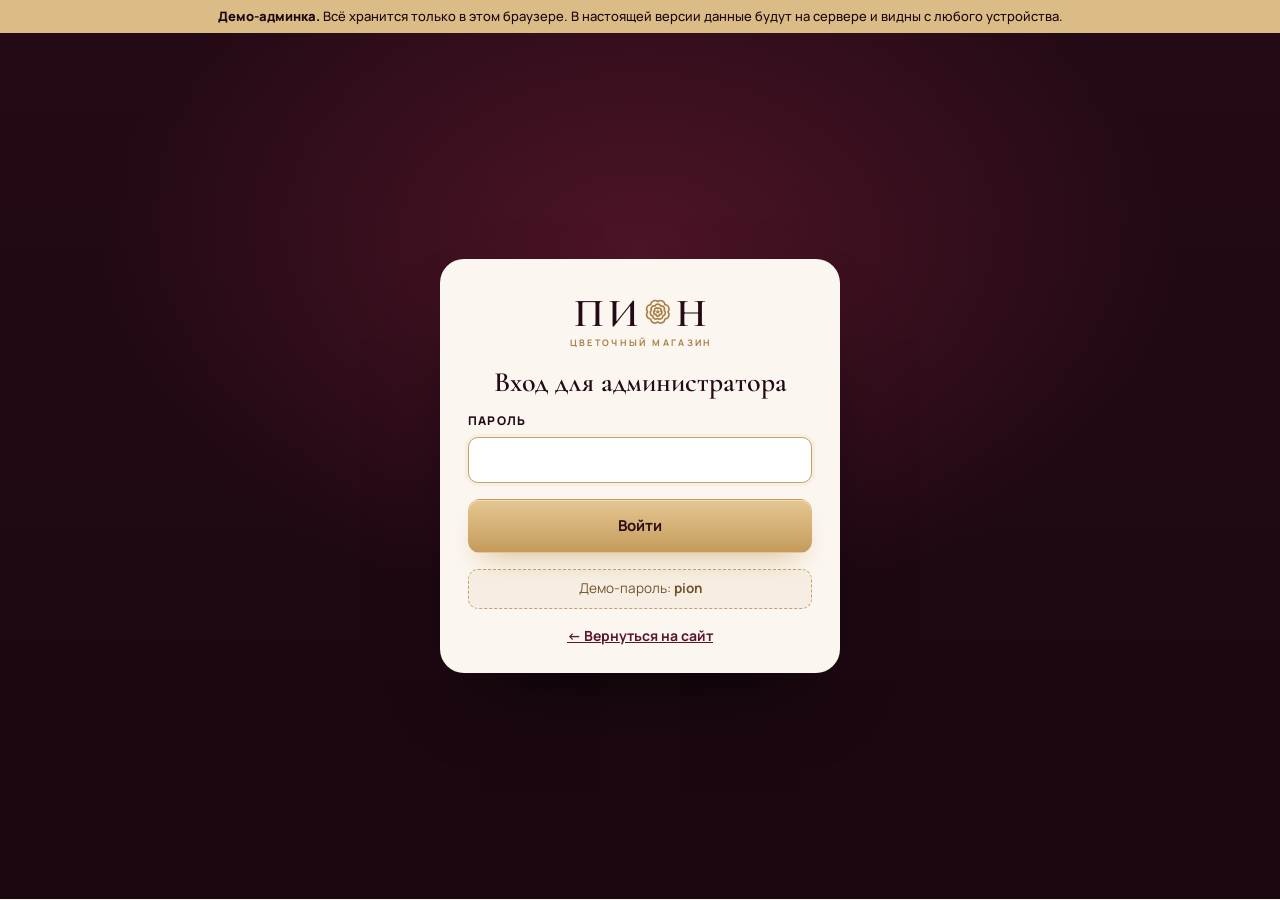
<file: admin.html>
<!doctype html>
<html lang="ru" data-theme="bordo">
<head>
<meta charset="utf-8">
<meta name="viewport" content="width=device-width, initial-scale=1, viewport-fit=cover">
<title>Админка — «Пион» (демо)</title>
<meta name="robots" content="noindex">
<meta name="theme-color" content="#1a0710">
<link rel="icon" href="favicon.svg" type="image/svg+xml">
<link rel="preconnect" href="https://fonts.googleapis.com">
<link rel="preconnect" href="https://fonts.gstatic.com" crossorigin>
<link rel="stylesheet" href="https://fonts.googleapis.com/css2?family=Cormorant+Garamond:wght@500;600&family=Manrope:wght@400;500;600;700;800&display=swap">
<link rel="stylesheet" href="styles.css">
<link rel="stylesheet" href="admin.css">
</head>
<body class="admin">

<svg class="sprite" width="0" height="0" aria-hidden="true" focusable="false">
  <defs>
    <symbol id="logo-o" viewBox="0 0 64 64">
      <path d="M32 10A9.43 9.43 0 0 1 47.56 16.44A9.43 9.43 0 0 1 54 32A9.43 9.43 0 0 1 47.56 47.56A9.43 9.43 0 0 1 32 54A9.43 9.43 0 0 1 16.44 47.56A9.43 9.43 0 0 1 10 32A9.43 9.43 0 0 1 16.44 16.44A9.43 9.43 0 0 1 32 10Z"/>
      <path d="M38.14 19.42A6.56 6.56 0 0 1 45.66 28.95A6.56 6.56 0 0 1 42.9 40.78A6.56 6.56 0 0 1 31.93 46A6.56 6.56 0 0 1 21.01 40.67A6.56 6.56 0 0 1 18.37 28.82A6.56 6.56 0 0 1 25.99 19.36A6.56 6.56 0 0 1 38.14 19.42Z"/>
      <path d="M32 25.4A3.88 3.88 0 0 1 38.28 29.96A3.88 3.88 0 0 1 35.88 37.34A3.88 3.88 0 0 1 28.12 37.34A3.88 3.88 0 0 1 25.72 29.96A3.88 3.88 0 0 1 32 25.4Z"/>
      <circle cx="32" cy="32" r="1.8"/>
    </symbol>
    <symbol id="i-close" viewBox="0 0 24 24"><path d="M6 6l12 12M18 6L6 18"/></symbol>
    <symbol id="i-plus" viewBox="0 0 24 24"><path d="M12 5v14M5 12h14"/></symbol>
    <symbol id="i-up" viewBox="0 0 24 24"><path d="M12 19V5M6 11l6-6 6 6"/></symbol>
    <symbol id="i-down" viewBox="0 0 24 24"><path d="M12 5v14M6 13l6 6 6-6"/></symbol>
    <symbol id="i-trash" viewBox="0 0 24 24"><path d="M4.5 7h15M10 7V4.5h4V7M6.5 7l1 13h9l1-13M10 11v6M14 11v6"/></symbol>
    <symbol id="i-clock" viewBox="0 0 24 24"><circle cx="12" cy="12" r="9"/><path d="M12 7v5l3.2 2"/></symbol>
    <symbol id="i-image" viewBox="0 0 24 24"><rect x="3.5" y="4.5" width="17" height="15" rx="2"/><circle cx="9" cy="10" r="1.8"/><path d="M4 17l5-4.5 4 3.5 3-2.5 4 3.5"/></symbol>
    <symbol id="i-out" viewBox="0 0 24 24"><path d="M14 4.5h4.5v15H14M10 8l-4 4 4 4M6 12h10"/></symbol>
    <symbol id="i-site" viewBox="0 0 24 24"><path d="M14 4h6v6M20 4l-9 9M18 14v5.5H4.5V6H10"/></symbol>
    <symbol id="i-bell" viewBox="0 0 24 24"><path d="M6 16.5V11a6 6 0 0 1 12 0v5.5l1.5 2h-15z"/><path d="M10 20.5a2 2 0 0 0 4 0"/></symbol>
    <symbol id="i-calendar" viewBox="0 0 24 24"><rect x="3.5" y="5" width="17" height="15.5" rx="2"/><path d="M3.5 10h17M8 3v4M16 3v4"/></symbol>
  </defs>
</svg>

<div class="draft-bar" role="note"><span><b>Демо-админка.</b> Всё хранится только в&nbsp;этом браузере. В&nbsp;настоящей версии данные будут на&nbsp;сервере и&nbsp;видны с&nbsp;любого устройства.</span></div>

<p class="nostore" data-nostore hidden>Браузер не&nbsp;разрешает сохранять данные (например, в&nbsp;режиме инкогнито), поэтому демо-админка здесь не&nbsp;работает. Откройте её в&nbsp;обычном окне.</p>

<!-- Вход -->
<main class="login" data-view="login" hidden>
  <form class="login__card" data-login novalidate>
    <span class="logo" aria-label="Пион, цветочный магазин">
      <span class="logo__word" aria-hidden="true">ПИ<svg class="logo__o"><use href="#logo-o"/></svg>Н</span>
      <span class="logo__tag" aria-hidden="true">цветочный магазин</span>
    </span>
    <h1>Вход для администратора</h1>
    <label class="field">
      <span class="field__label">Пароль</span>
      <input class="input" type="password" name="password" autocomplete="current-password" required>
    </label>
    <p class="form-error" data-login-error hidden>Неверный пароль</p>
    <button class="btn btn--cta btn--block" type="submit">Войти</button>
    <p class="login__hint">Демо-пароль: <b>pion</b></p>
    <a class="login__back" href="index.html">← Вернуться на&nbsp;сайт</a>
  </form>
</main>

<!-- Админка -->
<div class="app" data-view="app" hidden>
  <header class="aheader">
    <div class="container aheader__in">
      <a class="logo" href="index.html" aria-label="Пион — открыть сайт">
        <span class="logo__word" aria-hidden="true">ПИ<svg class="logo__o"><use href="#logo-o"/></svg>Н</span>
        <span class="logo__tag" aria-hidden="true">цветочный магазин</span>
      </a>
      <span class="aheader__badge">Админка</span>
      <nav class="atabs" role="tablist" aria-label="Разделы админки">
        <button type="button" role="tab" data-tab="orders" aria-selected="true">Заказы <span class="atabs__count" data-new-count hidden>0</span></button>
        <button type="button" role="tab" data-tab="bouquets" aria-selected="false">Букеты</button>
        <button type="button" role="tab" data-tab="flowers" aria-selected="false">Цветы</button>
        <button type="button" role="tab" data-tab="schedule" aria-selected="false">График</button>
      </nav>
      <div class="aheader__actions">
        <div class="bell">
          <button class="abtn bell__btn" type="button" data-bell aria-expanded="false" aria-label="Напоминания"><svg class="ico" aria-hidden="true"><use href="#i-bell"/></svg><span class="bell__count" data-bell-count hidden>0</span></button>
          <div class="bell__panel" data-bell-panel hidden>
            <div class="bell__head"><b>Напоминания</b><button class="icon-btn" type="button" data-bell-close aria-label="Закрыть"><svg class="ico" aria-hidden="true"><use href="#i-close"/></svg></button></div>
            <div class="bell__list" data-bell-list></div>
            <div class="bell__foot">
              <button class="btn btn--line btn--sm" type="button" data-notify-on>Включить уведомления</button>
              <p class="hint" data-notify-state>Покажем уведомление о&nbsp;новом заказе и&nbsp;о&nbsp;том, что клиент давно ждёт ответа. В&nbsp;демо — пока админка открыта; в&nbsp;настоящей версии придут в&nbsp;Telegram или MAX.</p>
            </div>
          </div>
        </div>
        <a class="abtn" href="index.html"><svg class="ico" aria-hidden="true"><use href="#i-site"/></svg><span>На&nbsp;сайт</span></a>
        <button class="abtn" type="button" data-logout><svg class="ico" aria-hidden="true"><use href="#i-out"/></svg><span>Выйти</span></button>
      </div>
    </div>
  </header>

  <main class="amain">
    <section class="container apanel" data-panel="orders" role="tabpanel" aria-label="Заказы">
      <div class="apanel__head">
        <div>
          <h1 class="apanel__title">Заказы</h1>
          <p class="apanel__sub">Заказ появляется здесь, когда покупатель на&nbsp;сайте нажимает MAX, Telegram или «Скопировать». Номер заказа стоит в&nbsp;его сообщении в&nbsp;чате.</p>
        </div>
        <button class="btn btn--line btn--sm" type="button" data-samples>Добавить примеры заказов</button>
      </div>
      <div class="today" data-today></div>
      <div class="attention" data-attention hidden></div>
      <div class="chips ofilters" data-order-filters role="group" aria-label="Показать заказы"></div>
      <div class="olist" data-orders></div>
    </section>

    <section class="container apanel" data-panel="bouquets" role="tabpanel" aria-label="Букеты" hidden>
      <div class="apanel__head">
        <div>
          <h1 class="apanel__title">Букеты</h1>
          <p class="apanel__sub">Порядок здесь&nbsp;— порядок в&nbsp;каталоге на&nbsp;сайте, по&nbsp;10 на&nbsp;странице. Изменения видны на&nbsp;сайте сразу.</p>
        </div>
        <button class="btn btn--cta btn--sm" type="button" data-add-item="bouquet"><svg class="ico" aria-hidden="true"><use href="#i-plus"/></svg>Добавить букет</button>
      </div>
      <div class="plist" data-list="bouquet"></div>
      <button class="link-btn apanel__reset" type="button" data-reset="bouquet">Вернуть букеты как было</button>
    </section>

    <section class="container apanel" data-panel="flowers" role="tabpanel" aria-label="Цветы" hidden>
      <div class="apanel__head">
        <div>
          <h1 class="apanel__title">Цветы поштучно</h1>
          <p class="apanel__sub">Раздел «Цветы в&nbsp;наличии» на&nbsp;сайте. Закончился цветок&nbsp;— нажмите «Закончился», и&nbsp;он пропадёт с&nbsp;сайта, пока не&nbsp;вернёте.</p>
        </div>
        <button class="btn btn--cta btn--sm" type="button" data-add-item="flower"><svg class="ico" aria-hidden="true"><use href="#i-plus"/></svg>Добавить цветок</button>
      </div>
      <div class="plist" data-list="flower"></div>
      <button class="link-btn apanel__reset" type="button" data-reset="flower">Вернуть цветы как было</button>
    </section>

    <section class="container apanel" data-panel="schedule" role="tabpanel" aria-label="График" hidden>
      <div class="apanel__head">
        <div>
          <h1 class="apanel__title">График приёма заказов</h1>
          <p class="apanel__sub">Не&nbsp;успеваете в&nbsp;какой-то день или час&nbsp;— закройте его. Покупатель на&nbsp;сайте увидит «нет приёма» или «закрыто» и&nbsp;не&nbsp;сможет выбрать это время.</p>
        </div>
      </div>
      <div class="sched" data-schedule></div>
    </section>
  </main>
</div>

<!-- Карточка товара: добавить / изменить -->
<div class="modal" data-editor hidden>
  <div class="modal__backdrop" data-close-modal></div>
  <form class="modal__panel" role="dialog" aria-modal="true" aria-labelledby="editor-title" data-editor-form novalidate>
    <header class="modal__head">
      <h2 id="editor-title">Новый букет</h2>
      <button class="icon-btn" type="button" data-close-modal aria-label="Закрыть"><svg class="ico" aria-hidden="true"><use href="#i-close"/></svg></button>
    </header>
    <div class="modal__body">
      <div class="photo">
        <div class="photo__frame" data-photo-frame>
          <img data-photo-preview alt="" hidden>
          <span class="photo__empty" data-photo-empty><svg class="ico" aria-hidden="true"><use href="#i-image"/></svg>Нет фото</span>
        </div>
        <label class="btn btn--line btn--sm photo__pick">Выбрать фото<input class="sr-only" type="file" accept="image/*" data-photo-input></label>
        <p class="hint">Фото обрежем под&nbsp;карточку и&nbsp;уменьшим. Подойдёт снимок с&nbsp;телефона.</p>
      </div>
      <label class="field">
        <span class="field__label">Название *</span>
        <input class="input" name="pname" maxlength="60" required>
      </label>
      <label class="field">
        <span class="field__label" data-desc-label>Состав</span>
        <textarea class="input input--area" name="pdesc" maxlength="160" rows="2"></textarea>
      </label>
      <div class="field-row">
        <label class="field">
          <span class="field__label" data-price-label>Цена, ₽</span>
          <input class="input" name="pprice" inputmode="numeric" maxlength="9" placeholder="по запросу">
        </label>
        <label class="field" data-only="bouquet">
          <span class="field__label">Раздел</span>
          <select class="input" name="pcat">
            <option value="bouquet">Букеты</option>
            <option value="box">Корзины и коробки</option>
            <option value="gift">Подарки</option>
          </select>
        </label>
      </div>
      <label class="field" data-only="bouquet">
        <span class="field__label">Надпись на фото</span>
        <input class="input" name="ptag" maxlength="18" placeholder="Необязательно, например: Корзина">
      </label>
      <label class="check"><input type="checkbox" name="pvisible" checked><span data-visible-label>Показывать на&nbsp;сайте</span></label>
      <p class="form-error" data-form-error hidden></p>
    </div>
    <footer class="modal__foot">
      <button class="btn btn--line" type="button" data-close-modal>Отмена</button>
      <button class="btn btn--cta" type="submit">Сохранить</button>
    </footer>
  </form>
</div>

<!-- Подтверждение -->
<div class="modal modal--confirm" data-confirm hidden>
  <div class="modal__backdrop" data-confirm-no></div>
  <div class="modal__panel" role="alertdialog" aria-modal="true" aria-labelledby="confirm-text">
    <p class="confirm__text" id="confirm-text" data-confirm-text></p>
    <footer class="modal__foot">
      <button class="btn btn--line" type="button" data-confirm-no>Отмена</button>
      <button class="btn btn--action" type="button" data-confirm-yes>Удалить</button>
    </footer>
  </div>
</div>

<div class="toast" role="status" aria-live="polite" data-toast></div>

<script src="store.js"></script>
<script src="admin.js"></script>
</body>
</html>
</file>
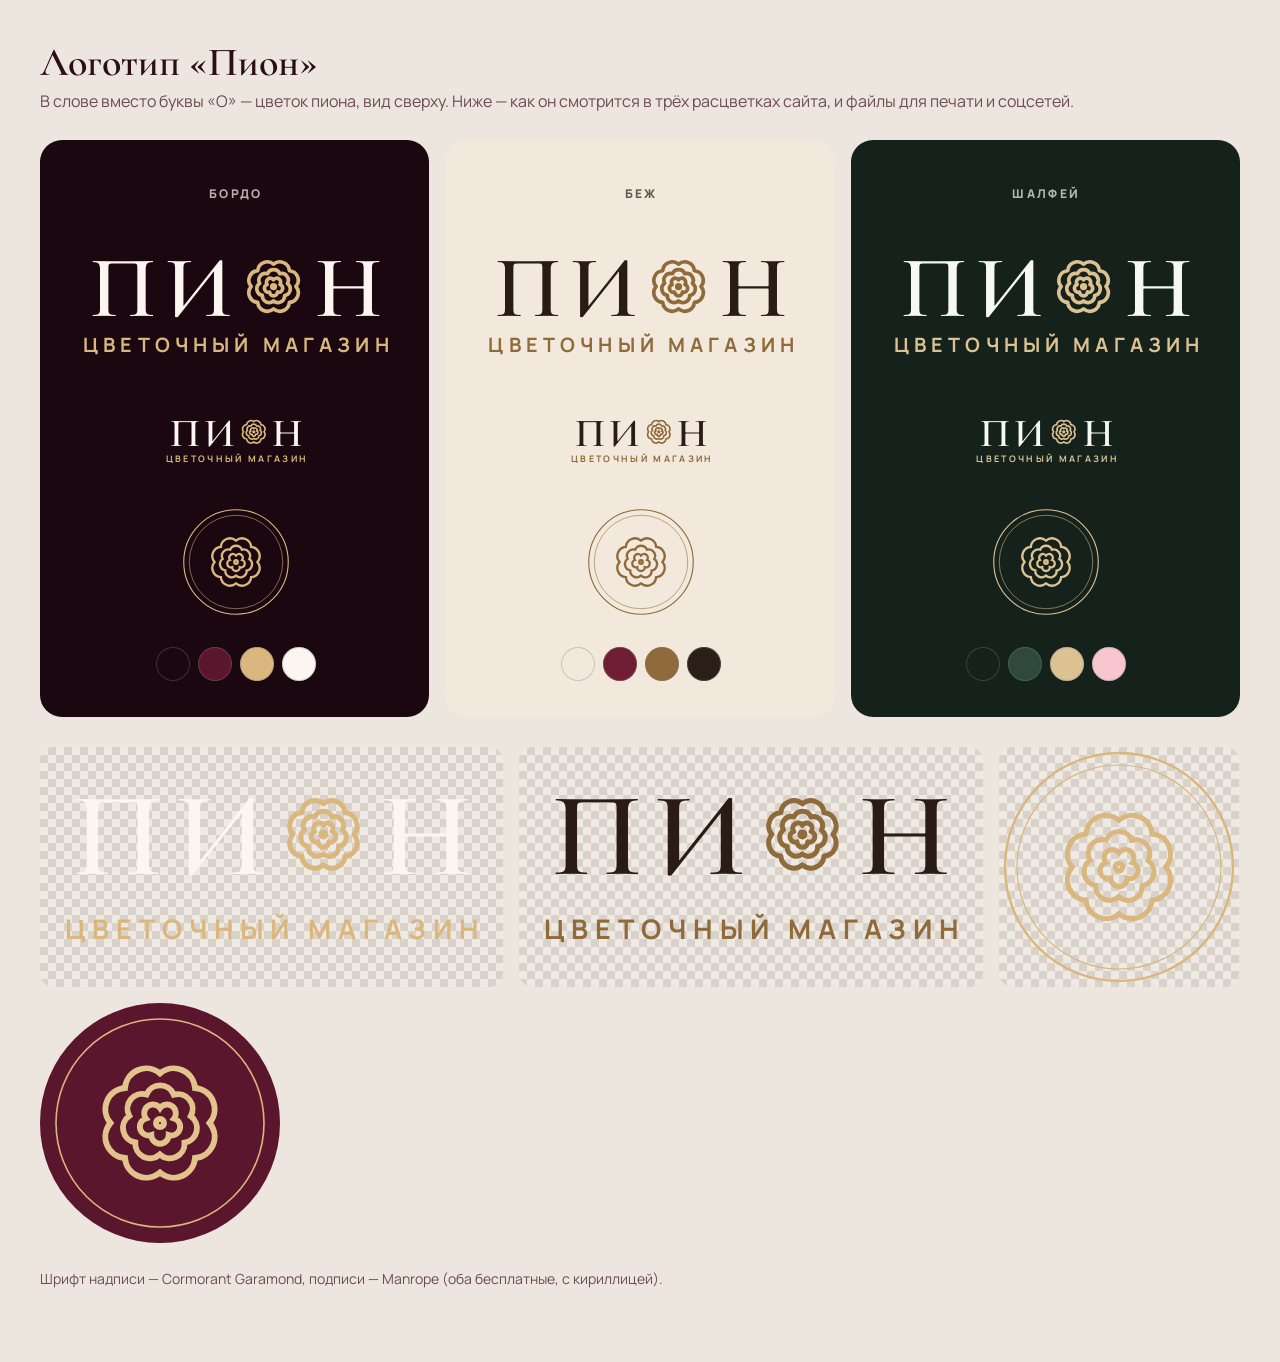
<file: logo.html>
<!doctype html>
<html lang="ru">
<head>
<meta charset="utf-8">
<meta name="viewport" content="width=device-width, initial-scale=1">
<title>Логотип «Пион»</title>
<meta name="robots" content="noindex">
<link rel="icon" href="favicon.svg" type="image/svg+xml">
<link rel="preconnect" href="https://fonts.googleapis.com">
<link rel="preconnect" href="https://fonts.gstatic.com" crossorigin>
<link rel="stylesheet" href="https://fonts.googleapis.com/css2?family=Cormorant+Garamond:wght@600&family=Manrope:wght@500;700;800&display=swap">
<style>
  body { margin: 0; background: #ece6df; font-family: Manrope, Arial, sans-serif; color: #2b0d17; }
  .wrap { max-width: 1200px; margin: 0 auto; padding: 40px 20px 60px; }
  h1 { margin: 0 0 6px; font: 600 40px/1.1 'Cormorant Garamond', serif; }
  .lead { margin: 0 0 28px; color: #6c4b55; }
  .panels { display: grid; grid-template-columns: repeat(3, minmax(0, 1fr)); gap: 16px; }
  .panel { display: grid; justify-items: center; gap: 30px; padding: 48px 20px 36px; border-radius: 22px; }
  .panel h2 { margin: 0; font: 800 12px/1 Manrope, sans-serif; letter-spacing: .2em; text-transform: uppercase; opacity: .7; }
  .bordo { background: #1a0710; color: #fbf6f0; --acc: #d9b77e; }
  .beige { background: #f2e8db; color: #2a1b15; --acc: #8f6a3a; }
  .sage { background: #15211b; color: #f6f8f2; --acc: #dcc293; }
  .swatches { display: flex; gap: 8px; }
  .swatches i { width: 34px; height: 34px; border-radius: 50%; box-shadow: inset 0 0 0 1px rgba(127, 127, 127, .35); }

  /* сам логотип: в слове ПИОН вместо «О» — цветок */
  .lockup { display: inline-grid; justify-items: center; padding: 14px 18px; }
  .word { display: flex; align-items: center; padding-left: .1em; font: 600 1em/1 'Cormorant Garamond', serif; letter-spacing: .1em; }
  .o { position: relative; top: -.015em; width: .74em; height: .74em; margin-right: .1em; fill: none; stroke: var(--acc); stroke-width: 3.6; stroke-linejoin: round; }
  .o circle { fill: var(--acc); stroke: none; }
  .tag { margin-top: .14em; padding-left: .26em; font: 700 .225em/1 Manrope, sans-serif; letter-spacing: .26em; text-transform: uppercase; color: var(--acc); white-space: nowrap; }
  .emblem { display: block; fill: none; stroke: var(--acc); }

  .exports { display: flex; flex-wrap: wrap; gap: 16px; margin-top: 30px; }
  .exports > * { background: repeating-conic-gradient(#d9d2ca 0 25%, #efe9e3 0 50%) 0 0 / 16px 16px; border-radius: 14px; }
  .on-dark { color: #fbf6f0; --acc: #d9b77e; }
  .on-light { color: #2a1b15; --acc: #8f6a3a; }
  .avatar { padding: 0; background: none !important; }
  .note { margin-top: 26px; color: #6c4b55; font-size: 14px; }
  @media (max-width: 900px) { .panels { grid-template-columns: 1fr; } }
</style>
</head>
<body>
<svg width="0" height="0" style="position:absolute" aria-hidden="true">
  <symbol id="logo-o" viewBox="0 0 64 64">
    <path d="M32 10A9.43 9.43 0 0 1 47.56 16.44A9.43 9.43 0 0 1 54 32A9.43 9.43 0 0 1 47.56 47.56A9.43 9.43 0 0 1 32 54A9.43 9.43 0 0 1 16.44 47.56A9.43 9.43 0 0 1 10 32A9.43 9.43 0 0 1 16.44 16.44A9.43 9.43 0 0 1 32 10Z"/>
    <path d="M38.14 19.42A6.56 6.56 0 0 1 45.66 28.95A6.56 6.56 0 0 1 42.9 40.78A6.56 6.56 0 0 1 31.93 46A6.56 6.56 0 0 1 21.01 40.67A6.56 6.56 0 0 1 18.37 28.82A6.56 6.56 0 0 1 25.99 19.36A6.56 6.56 0 0 1 38.14 19.42Z"/>
    <path d="M32 25.4A3.88 3.88 0 0 1 38.28 29.96A3.88 3.88 0 0 1 35.88 37.34A3.88 3.88 0 0 1 28.12 37.34A3.88 3.88 0 0 1 25.72 29.96A3.88 3.88 0 0 1 32 25.4Z"/>
    <circle cx="32" cy="32" r="1.8"/>
  </symbol>
</svg>

<div class="wrap">
  <h1>Логотип «Пион»</h1>
  <p class="lead">В&nbsp;слове вместо буквы «О»&nbsp;— цветок пиона, вид сверху. Ниже&nbsp;— как он смотрится в&nbsp;трёх расцветках сайта, и&nbsp;файлы для печати и&nbsp;соцсетей.</p>

  <div class="panels" id="sheet">
    <section class="panel bordo">
      <h2>Бордо</h2>
      <div class="lockup" style="font-size:88px"><span class="word">ПИ<svg class="o"><use href="#logo-o"/></svg>Н</span><span class="tag">цветочный магазин</span></div>
      <div class="lockup" style="font-size:40px"><span class="word">ПИ<svg class="o"><use href="#logo-o"/></svg>Н</span><span class="tag">цветочный магазин</span></div>
      <svg class="emblem" viewBox="0 0 120 120" width="110" height="110"><circle cx="60" cy="60" r="57" stroke-width="1.2"/><circle cx="60" cy="60" r="51" stroke-width=".6"/><use href="#logo-o" x="26" y="26" width="68" height="68" stroke-width="2.4"/></svg>
      <div class="swatches"><i style="background:#1a0710"></i><i style="background:#5a162d"></i><i style="background:#d9b77e"></i><i style="background:#fbf6f0"></i></div>
    </section>
    <section class="panel beige">
      <h2>Беж</h2>
      <div class="lockup" style="font-size:88px"><span class="word">ПИ<svg class="o"><use href="#logo-o"/></svg>Н</span><span class="tag">цветочный магазин</span></div>
      <div class="lockup" style="font-size:40px"><span class="word">ПИ<svg class="o"><use href="#logo-o"/></svg>Н</span><span class="tag">цветочный магазин</span></div>
      <svg class="emblem" viewBox="0 0 120 120" width="110" height="110"><circle cx="60" cy="60" r="57" stroke-width="1.2"/><circle cx="60" cy="60" r="51" stroke-width=".6"/><use href="#logo-o" x="26" y="26" width="68" height="68" stroke-width="2.4"/></svg>
      <div class="swatches"><i style="background:#f2e8db"></i><i style="background:#6e1e34"></i><i style="background:#8f6a3a"></i><i style="background:#2b1d17"></i></div>
    </section>
    <section class="panel sage">
      <h2>Шалфей</h2>
      <div class="lockup" style="font-size:88px"><span class="word">ПИ<svg class="o"><use href="#logo-o"/></svg>Н</span><span class="tag">цветочный магазин</span></div>
      <div class="lockup" style="font-size:40px"><span class="word">ПИ<svg class="o"><use href="#logo-o"/></svg>Н</span><span class="tag">цветочный магазин</span></div>
      <svg class="emblem" viewBox="0 0 120 120" width="110" height="110"><circle cx="60" cy="60" r="57" stroke-width="1.2"/><circle cx="60" cy="60" r="51" stroke-width=".6"/><use href="#logo-o" x="26" y="26" width="68" height="68" stroke-width="2.4"/></svg>
      <div class="swatches"><i style="background:#15211b"></i><i style="background:#2f4a3c"></i><i style="background:#dcc293"></i><i style="background:#f7c6ce"></i></div>
    </section>
  </div>

  <div class="exports">
    <div class="lockup on-dark" id="logo-light" style="font-size:120px"><span class="word">ПИ<svg class="o"><use href="#logo-o"/></svg>Н</span><span class="tag">цветочный магазин</span></div>
    <div class="lockup on-light" id="logo-dark" style="font-size:120px"><span class="word">ПИ<svg class="o"><use href="#logo-o"/></svg>Н</span><span class="tag">цветочный магазин</span></div>
    <svg class="emblem on-dark" id="emblem-gold" viewBox="0 0 120 120" width="240" height="240"><circle cx="60" cy="60" r="57" stroke-width="1.2"/><circle cx="60" cy="60" r="51" stroke-width=".6"/><use href="#logo-o" x="26" y="26" width="68" height="68" stroke-width="2.4"/></svg>
    <svg class="emblem avatar" id="avatar" viewBox="0 0 120 120" width="240" height="240"><circle cx="60" cy="60" r="60" fill="#5a162d" stroke="none"/><circle cx="60" cy="60" r="52" stroke="#d9b77e" stroke-width=".8"/><use href="#logo-o" x="24" y="24" width="72" height="72" stroke="#e2c38c" stroke-width="2.6"/></svg>
  </div>
  <p class="note">Шрифт надписи&nbsp;— Cormorant Garamond, подписи&nbsp;— Manrope (оба бесплатные, с&nbsp;кириллицей).</p>
</div>
</body>
</html>
</file>
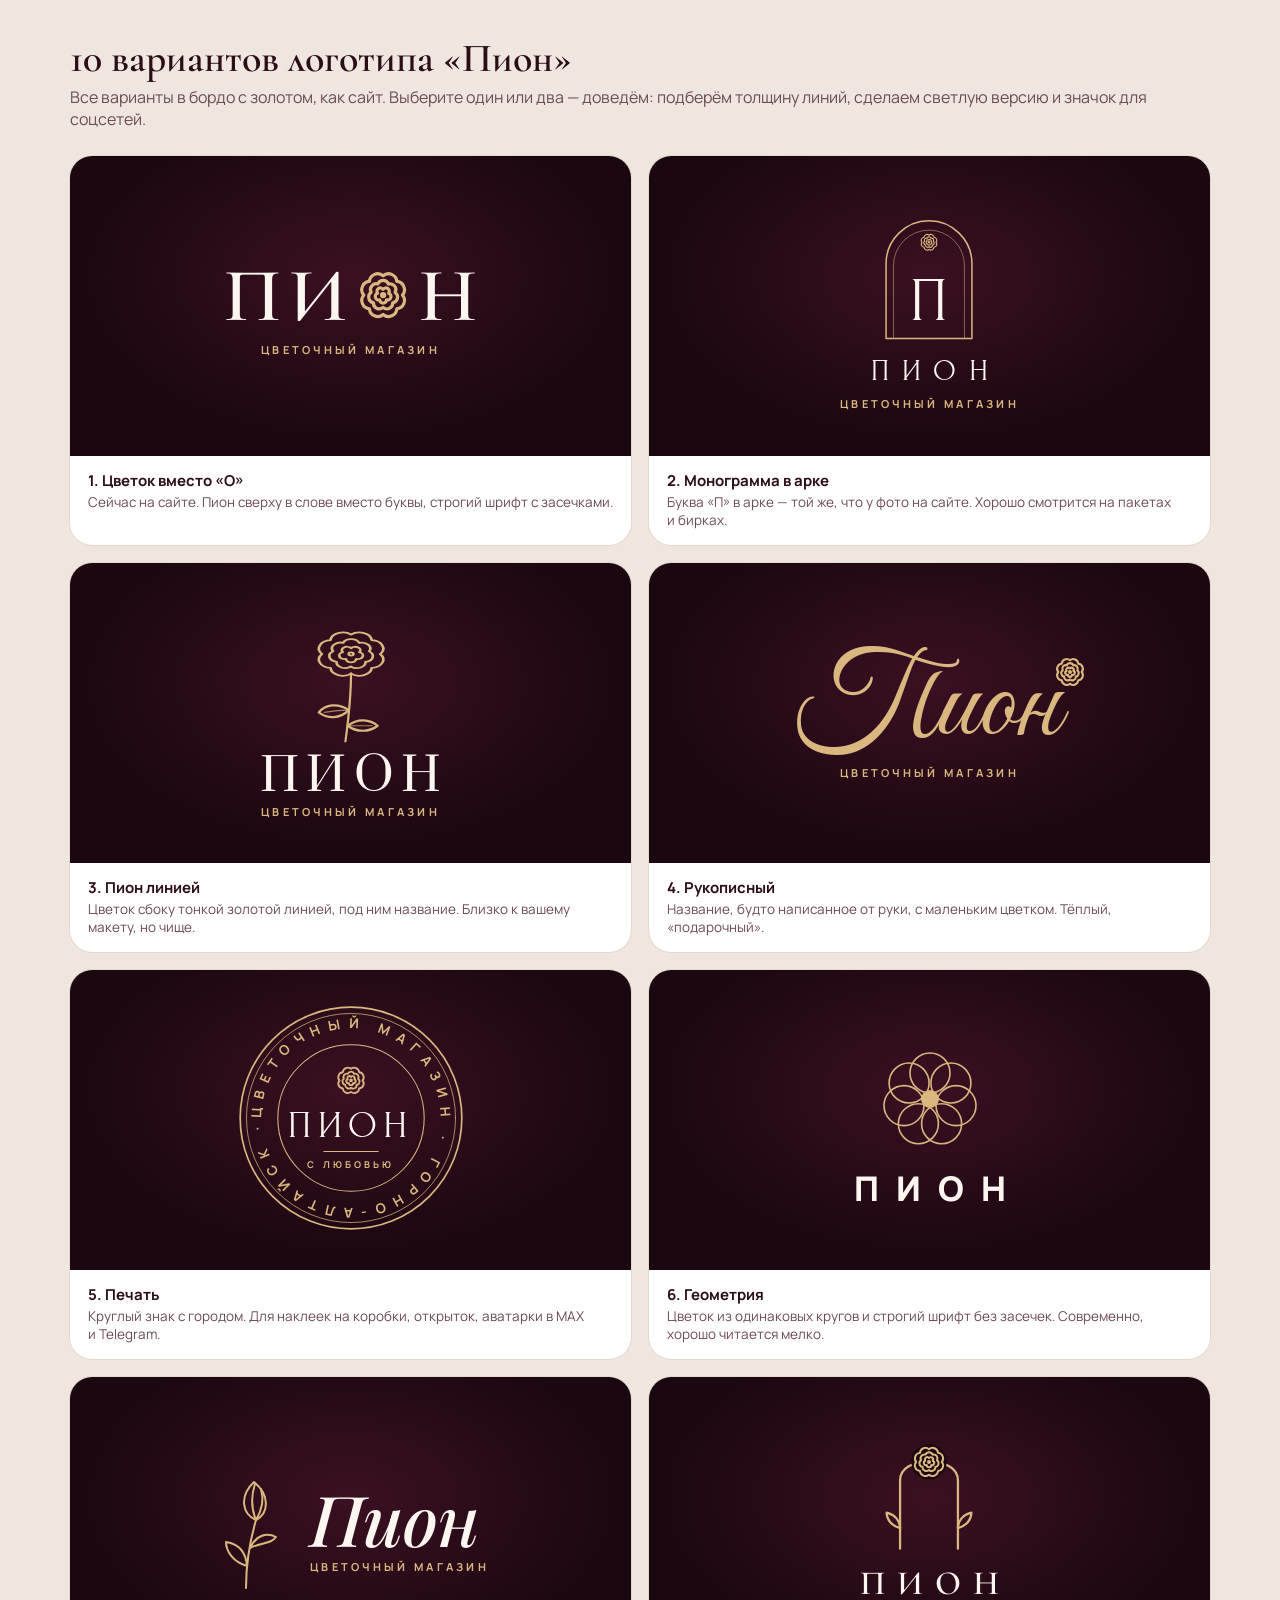
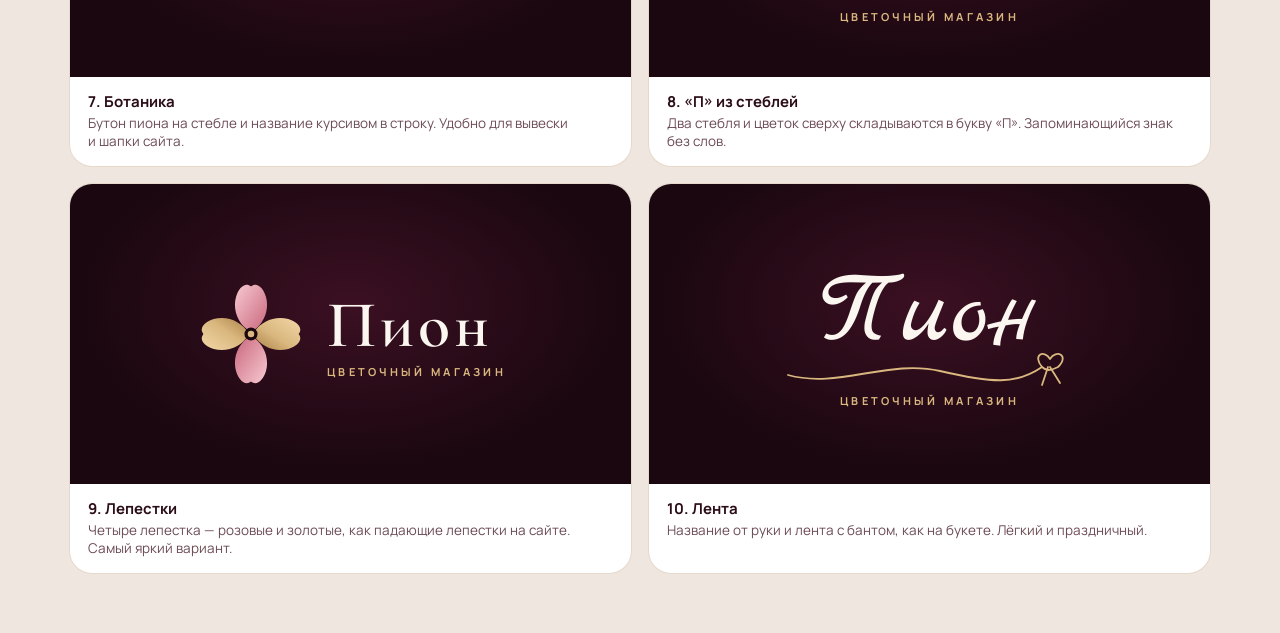
<file: logos.html>
<!doctype html>
<html lang="ru">
<head>
<meta charset="utf-8">
<meta name="viewport" content="width=device-width, initial-scale=1">
<title>10 вариантов логотипа «Пион»</title>
<meta name="robots" content="noindex">
<link rel="icon" href="favicon.svg" type="image/svg+xml">
<link rel="preconnect" href="https://fonts.googleapis.com">
<link rel="preconnect" href="https://fonts.gstatic.com" crossorigin>
<link rel="stylesheet" href="https://fonts.googleapis.com/css2?family=Cormorant+Garamond:ital,wght@0,600;1,500&family=Forum&family=Great+Vibes&family=Manrope:wght@500;700;800&family=Marck+Script&family=Playfair+Display:ital,wght@0,500;1,500&family=Prata&display=swap">
<style>
  :root { --bg: #1a0710; --gold: #d9b77e; --gold-2: #c8a063; --cream: #fbf6f0; --blush: #e8a0ad; --soft: #cdb3ad; }
  * { box-sizing: border-box; }
  body { margin: 0; background: #efe7df; color: #2b0d17; font-family: Manrope, Arial, sans-serif; }
  .wrap { max-width: 1180px; margin: 0 auto; padding: 36px 20px 60px; }
  h1 { margin: 0; font: 600 40px/1.1 'Cormorant Garamond', serif; }
  .lead { margin: 6px 0 26px; color: #6c4b55; }
  .grid { display: grid; grid-template-columns: repeat(2, minmax(0, 1fr)); gap: 18px; }
  @media (max-width: 760px) { .grid { grid-template-columns: 1fr; } }
  .lg { margin: 0; overflow: hidden; border-radius: 22px; background: #fff; box-shadow: 0 0 0 1px #e6d8cb; }
  .lg__art { position: relative; display: grid; place-items: center; height: 300px; padding: 24px; background: radial-gradient(70% 80% at 50% 40%, #3b1022, var(--bg) 70%); color: var(--cream); }
  .lg figcaption { padding: 14px 18px 16px; }
  .lg figcaption b { display: block; font-size: 15px; }
  .lg figcaption span { display: block; margin-top: 2px; font-size: 13.5px; color: #6c4b55; }
  .tag { font: 700 11px/1 Manrope, sans-serif; letter-spacing: .3em; text-transform: uppercase; color: var(--gold); }
  .line { fill: none; stroke: var(--gold); stroke-linecap: round; stroke-linejoin: round; }

  /* 1. Цветок вместо «О» */
  .l1 { display: grid; justify-items: center; gap: 10px; }
  .l1 .w { display: flex; align-items: center; font: 600 76px/1 'Cormorant Garamond', serif; letter-spacing: .1em; padding-left: .1em; }
  .l1 svg { width: .74em; height: .74em; margin-right: .1em; }
  /* 2. Монограмма в арке */
  .l2 { display: grid; justify-items: center; gap: 12px; }
  .l2 .n { font: 400 30px/1 Forum, serif; letter-spacing: .42em; padding-left: .42em; }
  /* 3. Пион линией */
  .l3 { display: grid; justify-items: center; gap: 6px; }
  .l3 .n { font: 400 46px/1 Prata, serif; letter-spacing: .16em; padding-left: .16em; }
  /* 4. Рукописный */
  .l4 { display: grid; justify-items: center; }
  .l4 .n { position: relative; font: 400 118px/1 'Great Vibes', cursive; color: var(--gold); }
  .l4 svg { position: absolute; right: -26px; top: 6px; width: 34px; height: 34px; }
  /* 5. Печать */
  .l5 svg { width: 230px; height: 230px; }
  /* 6. Геометрия */
  .l6 { display: grid; justify-items: center; gap: 16px; }
  .l6 .n { font: 800 34px/1 Manrope, sans-serif; letter-spacing: .5em; padding-left: .5em; }
  /* 7. Ботаника */
  .l7 { display: flex; align-items: center; gap: 18px; }
  .l7 .t { display: grid; gap: 8px; }
  .l7 .n { font: italic 500 70px/1 'Playfair Display', serif; }
  /* 8. «П» из стеблей */
  .l8 { display: grid; justify-items: center; gap: 10px; }
  .l8 .n { font: 600 34px/1 'Cormorant Garamond', serif; letter-spacing: .36em; padding-left: .36em; }
  /* 9. Лепестки */
  .l9 { display: flex; align-items: center; gap: 20px; }
  .l9 .t { display: grid; gap: 8px; }
  .l9 .n { font: 600 66px/1 'Cormorant Garamond', serif; letter-spacing: .06em; }
  /* 10. Лента */
  .l10 { display: grid; justify-items: center; gap: 4px; }
  .l10 .n { font: 400 104px/1 'Marck Script', cursive; color: var(--cream); }
  .l10 svg { width: 300px; height: 46px; margin-top: -26px; }
</style>
</head>
<body>
<svg width="0" height="0" style="position:absolute" aria-hidden="true">
  <defs>
    <symbol id="ro" viewBox="0 0 64 64">
      <path d="M32 10A9.43 9.43 0 0 1 47.56 16.44A9.43 9.43 0 0 1 54 32A9.43 9.43 0 0 1 47.56 47.56A9.43 9.43 0 0 1 32 54A9.43 9.43 0 0 1 16.44 47.56A9.43 9.43 0 0 1 10 32A9.43 9.43 0 0 1 16.44 16.44A9.43 9.43 0 0 1 32 10Z"/>
      <path d="M38.14 19.42A6.56 6.56 0 0 1 45.66 28.95A6.56 6.56 0 0 1 42.9 40.78A6.56 6.56 0 0 1 31.93 46A6.56 6.56 0 0 1 21.01 40.67A6.56 6.56 0 0 1 18.37 28.82A6.56 6.56 0 0 1 25.99 19.36A6.56 6.56 0 0 1 38.14 19.42Z"/>
      <path d="M32 25.4A3.88 3.88 0 0 1 38.28 29.96A3.88 3.88 0 0 1 35.88 37.34A3.88 3.88 0 0 1 28.12 37.34A3.88 3.88 0 0 1 25.72 29.96A3.88 3.88 0 0 1 32 25.4Z"/>
      <circle cx="32" cy="32" r="1.8"/>
    </symbol>
    <linearGradient id="gp" x1="0" y1="0" x2="1" y2="1"><stop offset="0" stop-color="#f3d7a8"/><stop offset=".55" stop-color="#d9b77e"/><stop offset="1" stop-color="#a97f45"/></linearGradient>
    <linearGradient id="gb" x1="0" y1="0" x2="1" y2="1"><stop offset="0" stop-color="#f7c9d1"/><stop offset="1" stop-color="#c9667c"/></linearGradient>
    <path id="petal" d="M20 58C6 50 0 34 4 20 7 10 14 4 20 9c6-5 13 1 16 11 4 14-2 30-16 38z"/>
  </defs>
</svg>

<div class="wrap">
  <h1>10 вариантов логотипа «Пион»</h1>
  <p class="lead">Все варианты в&nbsp;бордо с&nbsp;золотом, как сайт. Выберите один или&nbsp;два&nbsp;— доведём: подберём толщину линий, сделаем светлую версию и&nbsp;значок для соцсетей.</p>

  <div class="grid" id="sheet">
    <figure class="lg" id="lg-1">
      <div class="lg__art"><div class="l1">
        <span class="w">ПИ<svg viewBox="0 0 64 64" class="line" style="stroke-width:3.6"><use href="#ro"/></svg>Н</span>
        <span class="tag">цветочный магазин</span>
      </div></div>
      <figcaption><b>1. Цветок вместо «О»</b><span>Сейчас на сайте. Пион сверху в&nbsp;слове вместо буквы, строгий шрифт с&nbsp;засечками.</span></figcaption>
    </figure>

    <figure class="lg" id="lg-2">
      <div class="lg__art"><div class="l2">
        <svg viewBox="0 0 120 150" width="112" height="140" class="line" style="stroke-width:1.6">
          <path d="M14 144 V64 A46 46 0 0 1 106 64 V144 Z"/>
          <path d="M22 144 V66 A38 38 0 0 1 98 66 V144" style="stroke-width:.8;opacity:.7"/>
          <use href="#ro" x="49" y="30" width="22" height="22" style="stroke-width:3.6"/>
          <text x="60" y="124" text-anchor="middle" style="font:400 66px Forum,serif;fill:#fbf6f0;stroke:none">П</text>
        </svg>
        <span class="n">ПИОН</span>
        <span class="tag">цветочный магазин</span>
      </div></div>
      <figcaption><b>2. Монограмма в&nbsp;арке</b><span>Буква «П» в&nbsp;арке&nbsp;— той&nbsp;же, что у&nbsp;фото на&nbsp;сайте. Хорошо смотрится на&nbsp;пакетах и&nbsp;бирках.</span></figcaption>
    </figure>

    <figure class="lg" id="lg-3">
      <div class="lg__art"><div class="l3">
        <svg viewBox="0 0 120 124" width="134" height="138" class="line" style="stroke-width:2">
          <!-- головка пиона в три четверти: розетка, сжатая по высоте -->
          <g transform="translate(22 14) scale(1.19 .8)"><use href="#ro" width="64" height="64" style="vector-effect:non-scaling-stroke" class="line"/></g>
          <path d="M60 57C60 78 58 96 55 118"/>
          <path d="M58 90C48 83 37 85 31 92C39 98 50 98 58 90Z"/>
          <path d="M57 104C66 97 77 98 84 104C76 110 65 110 57 104Z"/>
          <path d="M58 90C50 90 42 91 36 92M57 104C65 104 73 104 79 104" style="stroke-width:1;opacity:.7"/>
        </svg>
        <span class="n">ПИОН</span>
        <span class="tag">цветочный магазин</span>
      </div></div>
      <figcaption><b>3. Пион линией</b><span>Цветок сбоку тонкой золотой линией, под&nbsp;ним название. Близко к&nbsp;вашему макету, но&nbsp;чище.</span></figcaption>
    </figure>

    <figure class="lg" id="lg-4">
      <div class="lg__art"><div class="l4">
        <span class="n">Пион<svg viewBox="0 0 64 64" class="line" style="stroke-width:4"><use href="#ro"/></svg></span>
        <span class="tag">цветочный магазин</span>
      </div></div>
      <figcaption><b>4. Рукописный</b><span>Название, будто написанное от&nbsp;руки, с&nbsp;маленьким цветком. Тёплый, «подарочный».</span></figcaption>
    </figure>

    <figure class="lg" id="lg-5">
      <div class="lg__art"><div class="l5">
        <svg viewBox="0 0 220 220">
          <defs><path id="ring5" d="M110 110m-86 0a86 86 0 1 1 172 0a86 86 0 1 1-172 0"/></defs>
          <circle cx="110" cy="110" r="106" class="line" style="stroke-width:1.6"/>
          <circle cx="110" cy="110" r="100" class="line" style="stroke-width:.7"/>
          <circle cx="110" cy="110" r="70" class="line" style="stroke-width:1"/>
          <text style="font:700 13px Manrope,sans-serif;fill:#d9b77e"><textPath href="#ring5" textLength="532" lengthAdjust="spacing">ЦВЕТОЧНЫЙ МАГАЗИН · ГОРНО-АЛТАЙСК ·</textPath></text>
          <use href="#ro" x="94" y="58" width="32" height="32" class="line" style="stroke-width:3.6"/>
          <text x="110" y="128" text-anchor="middle" style="font:400 36px Forum,serif;letter-spacing:6px;fill:#fbf6f0">ПИОН</text>
          <path d="M84 142H136" class="line" style="stroke-width:1"/>
          <text x="110" y="158" text-anchor="middle" style="font:700 9px Manrope,sans-serif;letter-spacing:3px;fill:#d9b77e">С ЛЮБОВЬЮ</text>
        </svg>
      </div></div>
      <figcaption><b>5. Печать</b><span>Круглый знак с&nbsp;городом. Для наклеек на&nbsp;коробки, открыток, аватарки в&nbsp;MAX и&nbsp;Telegram.</span></figcaption>
    </figure>

    <figure class="lg" id="lg-6">
      <div class="lg__art"><div class="l6">
        <svg viewBox="0 0 120 120" width="120" height="120" class="line" style="stroke-width:1.6">
          <circle cx="60" cy="38" r="20"/><circle cx="80.9" cy="48" r="20"/><circle cx="86" cy="70.6" r="20"/><circle cx="71.6" cy="88.7" r="20"/>
          <circle cx="48.4" cy="88.7" r="20"/><circle cx="34" cy="70.6" r="20"/><circle cx="39.1" cy="48" r="20"/>
          <circle cx="60" cy="64" r="9" style="fill:#d9b77e;stroke:none"/>
        </svg>
        <span class="n">ПИОН</span>
      </div></div>
      <figcaption><b>6. Геометрия</b><span>Цветок из&nbsp;одинаковых кругов и&nbsp;строгий шрифт без&nbsp;засечек. Современно, хорошо читается мелко.</span></figcaption>
    </figure>

    <figure class="lg" id="lg-7">
      <div class="lg__art"><div class="l7">
        <svg viewBox="0 0 80 130" width="80" height="130" class="line" style="stroke-width:2">
          <path d="M34 126C34 104 37 82 44 58"/>
          <path d="M44 58C30 52 27 34 42 20C58 33 57 51 44 58Z"/>
          <path d="M44 58C39 46 39 34 43 22"/>
          <path d="M44 58C50 48 52 37 49 27"/>
          <path d="M35 104C21 100 14 89 14 80C27 82 34 91 35 104Z"/>
          <path d="M38 86C50 80 59 82 64 75C55 70 44 73 38 86Z"/>
        </svg>
        <span class="t"><span class="n">Пион</span><span class="tag">цветочный магазин</span></span>
      </div></div>
      <figcaption><b>7. Ботаника</b><span>Бутон пиона на&nbsp;стебле и&nbsp;название курсивом в&nbsp;строку. Удобно для вывески и&nbsp;шапки сайта.</span></figcaption>
    </figure>

    <figure class="lg" id="lg-8">
      <div class="lg__art"><div class="l8">
        <svg viewBox="0 0 120 120" width="124" height="124" class="line" style="stroke-width:2.2">
          <path d="M32 112V46C32 34 44 28 60 28S88 34 88 46V112"/>
          <path d="M32 92C24 90 19 84 19 77C27 79 32 85 32 92Z"/>
          <path d="M88 92C96 90 101 84 101 77C93 79 88 85 88 92Z"/>
          <circle cx="60" cy="28" r="17" style="fill:#1a0710;stroke:none"/>
          <use href="#ro" x="42" y="10" width="36" height="36" style="stroke-width:3.4"/>
        </svg>
        <span class="n">ПИОН</span>
        <span class="tag">цветочный магазин</span>
      </div></div>
      <figcaption><b>8. «П» из&nbsp;стеблей</b><span>Два стебля и&nbsp;цветок сверху складываются в&nbsp;букву «П». Запоминающийся знак без&nbsp;слов.</span></figcaption>
    </figure>

    <figure class="lg" id="lg-9">
      <div class="lg__art"><div class="l9">
        <svg viewBox="0 0 120 120" width="112" height="112">
          <g transform="translate(60 60)">
            <use href="#petal" x="-20" y="-60" width="40" height="60" style="fill:url(#gb)"/>
            <use href="#petal" x="-20" y="-60" width="40" height="60" transform="rotate(90)" style="fill:url(#gp)"/>
            <use href="#petal" x="-20" y="-60" width="40" height="60" transform="rotate(180)" style="fill:url(#gb)"/>
            <use href="#petal" x="-20" y="-60" width="40" height="60" transform="rotate(270)" style="fill:url(#gp)"/>
            <circle r="7" style="fill:#1a0710"/><circle r="3.5" style="fill:#d9b77e"/>
          </g>
        </svg>
        <span class="t"><span class="n">Пион</span><span class="tag">цветочный магазин</span></span>
      </div></div>
      <figcaption><b>9. Лепестки</b><span>Четыре лепестка&nbsp;— розовые и&nbsp;золотые, как падающие лепестки на&nbsp;сайте. Самый яркий вариант.</span></figcaption>
    </figure>

    <figure class="lg" id="lg-10">
      <div class="lg__art"><div class="l10">
        <span class="n">Пион</span>
        <svg viewBox="0 0 300 46" class="line" style="stroke-width:1.8">
          <path d="M8 30C58 44 108 14 160 26S236 40 262 22"/>
          <path d="M262 22C252 10 264 4 270 14C276 4 290 10 278 22C270 26 266 26 262 22Z"/>
          <path d="M268 22L262 40M270 22L280 38"/>
        </svg>
        <span class="tag">цветочный магазин</span>
      </div></div>
      <figcaption><b>10. Лента</b><span>Название от&nbsp;руки и&nbsp;лента с&nbsp;бантом, как на&nbsp;букете. Лёгкий и&nbsp;праздничный.</span></figcaption>
    </figure>
  </div>
</div>
</body>
</html>
</file>
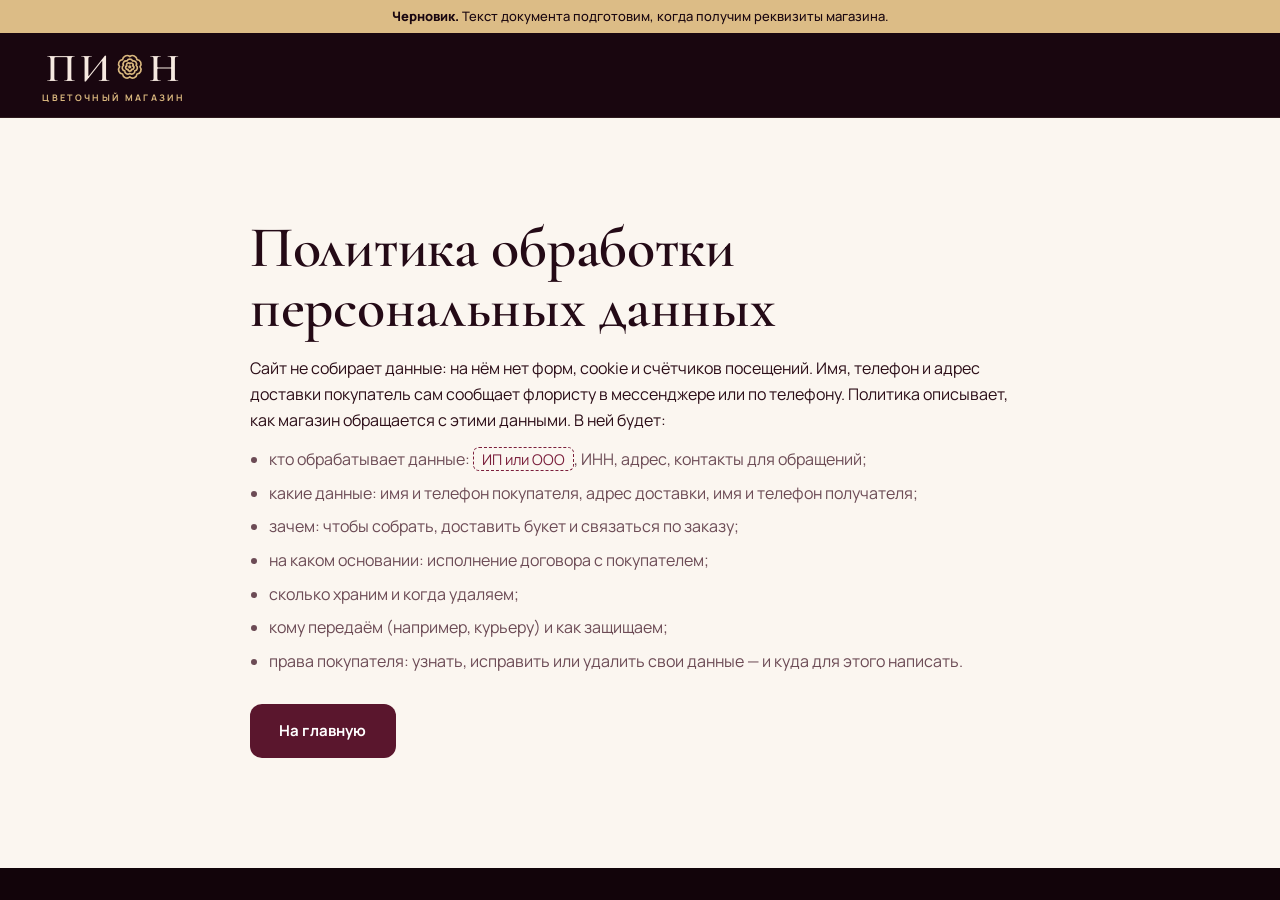
<file: politika.html>
<!doctype html>
<html lang="ru" data-theme="bordo">
<head>
<meta charset="utf-8">
<meta name="viewport" content="width=device-width, initial-scale=1">
<title>Политика обработки персональных данных — «Пион»</title>
<meta name="robots" content="noindex">
<link rel="icon" href="favicon.svg" type="image/svg+xml">
<link rel="preconnect" href="https://fonts.googleapis.com">
<link rel="preconnect" href="https://fonts.gstatic.com" crossorigin>
<link rel="stylesheet" href="https://fonts.googleapis.com/css2?family=Cormorant+Garamond:wght@500;600&family=Manrope:wght@400;500;700;800&display=swap">
<link rel="stylesheet" href="styles.css">
<script>
  (function () {
    var t = new URLSearchParams(location.search).get('theme');
    if (t === 'beige' || t === 'sage') document.documentElement.setAttribute('data-theme', t);
  })();
</script>
</head>
<body>
<div class="draft-bar" role="note"><span><b>Черновик.</b> Текст документа подготовим, когда получим реквизиты магазина.</span></div>
<header class="header">
  <div class="container header__in">
    <a class="logo" href="index.html" aria-label="Пион, цветочный магазин — на главную">
      <span class="logo__word" aria-hidden="true">ПИ<svg class="logo__o" viewBox="0 0 64 64"><path d="M32 10A9.43 9.43 0 0 1 47.56 16.44A9.43 9.43 0 0 1 54 32A9.43 9.43 0 0 1 47.56 47.56A9.43 9.43 0 0 1 32 54A9.43 9.43 0 0 1 16.44 47.56A9.43 9.43 0 0 1 10 32A9.43 9.43 0 0 1 16.44 16.44A9.43 9.43 0 0 1 32 10Z"/><path d="M38.14 19.42A6.56 6.56 0 0 1 45.66 28.95A6.56 6.56 0 0 1 42.9 40.78A6.56 6.56 0 0 1 31.93 46A6.56 6.56 0 0 1 21.01 40.67A6.56 6.56 0 0 1 18.37 28.82A6.56 6.56 0 0 1 25.99 19.36A6.56 6.56 0 0 1 38.14 19.42Z"/><path d="M32 25.4A3.88 3.88 0 0 1 38.28 29.96A3.88 3.88 0 0 1 35.88 37.34A3.88 3.88 0 0 1 28.12 37.34A3.88 3.88 0 0 1 25.72 29.96A3.88 3.88 0 0 1 32 25.4Z"/><circle cx="32" cy="32" r="1.8"/></svg>Н</span>
      <span class="logo__tag" aria-hidden="true">цветочный магазин</span>
    </a>
  </div>
</header>
<main class="doc">
  <div class="container doc__in">
    <h1 class="h2">Политика обработки персональных данных</h1>
    <p>Сайт не&nbsp;собирает данные: на&nbsp;нём нет форм, cookie и&nbsp;счётчиков посещений. Имя, телефон и&nbsp;адрес доставки покупатель сам сообщает флористу в&nbsp;мессенджере или по&nbsp;телефону. Политика описывает, как магазин обращается с&nbsp;этими данными. В&nbsp;ней будет:</p>
    <ul>
      <li>кто обрабатывает данные: <span class="todo">ИП или ООО</span>, ИНН, адрес, контакты для обращений;</li>
      <li>какие данные: имя и&nbsp;телефон покупателя, адрес доставки, имя и&nbsp;телефон получателя;</li>
      <li>зачем: чтобы собрать, доставить букет и&nbsp;связаться по&nbsp;заказу;</li>
      <li>на&nbsp;каком основании: исполнение договора с&nbsp;покупателем;</li>
      <li>сколько храним и&nbsp;когда удаляем;</li>
      <li>кому передаём (например, курьеру) и&nbsp;как защищаем;</li>
      <li>права покупателя: узнать, исправить или удалить свои данные&nbsp;— и&nbsp;куда для этого написать.</li>
    </ul>
    <a class="btn btn--action" href="index.html">На главную</a>
  </div>
</main>
</body>
</html>
</file>
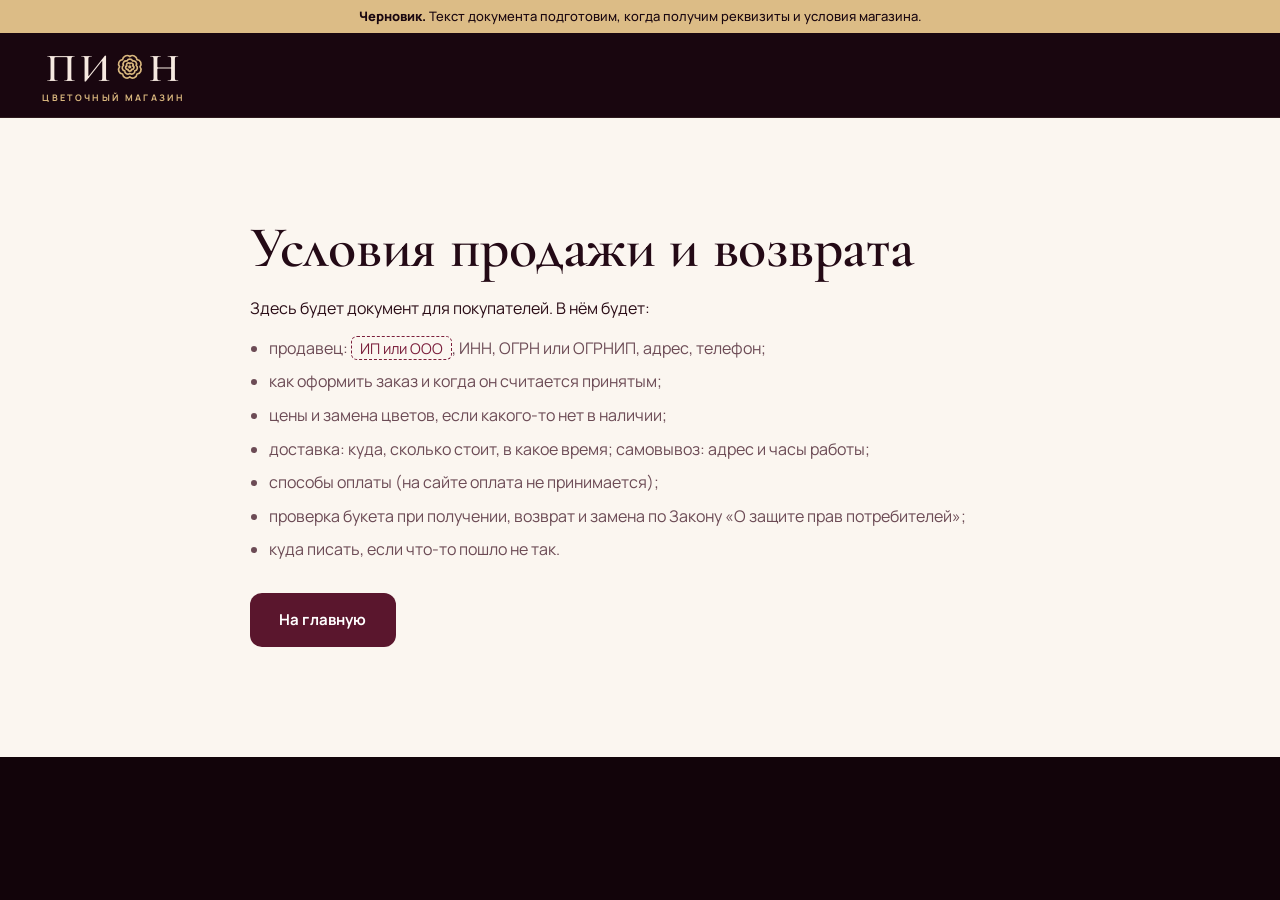
<file: usloviya.html>
<!doctype html>
<html lang="ru" data-theme="bordo">
<head>
<meta charset="utf-8">
<meta name="viewport" content="width=device-width, initial-scale=1">
<title>Условия продажи и возврата — «Пион»</title>
<meta name="robots" content="noindex">
<link rel="icon" href="favicon.svg" type="image/svg+xml">
<link rel="preconnect" href="https://fonts.googleapis.com">
<link rel="preconnect" href="https://fonts.gstatic.com" crossorigin>
<link rel="stylesheet" href="https://fonts.googleapis.com/css2?family=Cormorant+Garamond:wght@500;600&family=Manrope:wght@400;500;700;800&display=swap">
<link rel="stylesheet" href="styles.css">
<script>
  (function () {
    var t = new URLSearchParams(location.search).get('theme');
    if (t === 'beige' || t === 'sage') document.documentElement.setAttribute('data-theme', t);
  })();
</script>
</head>
<body>
<div class="draft-bar" role="note"><span><b>Черновик.</b> Текст документа подготовим, когда получим реквизиты и&nbsp;условия магазина.</span></div>
<header class="header">
  <div class="container header__in">
    <a class="logo" href="index.html" aria-label="Пион, цветочный магазин — на главную">
      <span class="logo__word" aria-hidden="true">ПИ<svg class="logo__o" viewBox="0 0 64 64"><path d="M32 10A9.43 9.43 0 0 1 47.56 16.44A9.43 9.43 0 0 1 54 32A9.43 9.43 0 0 1 47.56 47.56A9.43 9.43 0 0 1 32 54A9.43 9.43 0 0 1 16.44 47.56A9.43 9.43 0 0 1 10 32A9.43 9.43 0 0 1 16.44 16.44A9.43 9.43 0 0 1 32 10Z"/><path d="M38.14 19.42A6.56 6.56 0 0 1 45.66 28.95A6.56 6.56 0 0 1 42.9 40.78A6.56 6.56 0 0 1 31.93 46A6.56 6.56 0 0 1 21.01 40.67A6.56 6.56 0 0 1 18.37 28.82A6.56 6.56 0 0 1 25.99 19.36A6.56 6.56 0 0 1 38.14 19.42Z"/><path d="M32 25.4A3.88 3.88 0 0 1 38.28 29.96A3.88 3.88 0 0 1 35.88 37.34A3.88 3.88 0 0 1 28.12 37.34A3.88 3.88 0 0 1 25.72 29.96A3.88 3.88 0 0 1 32 25.4Z"/><circle cx="32" cy="32" r="1.8"/></svg>Н</span>
      <span class="logo__tag" aria-hidden="true">цветочный магазин</span>
    </a>
  </div>
</header>
<main class="doc">
  <div class="container doc__in">
    <h1 class="h2">Условия продажи и&nbsp;возврата</h1>
    <p>Здесь будет документ для покупателей. В&nbsp;нём будет:</p>
    <ul>
      <li>продавец: <span class="todo">ИП или ООО</span>, ИНН, ОГРН или ОГРНИП, адрес, телефон;</li>
      <li>как оформить заказ и&nbsp;когда он считается принятым;</li>
      <li>цены и&nbsp;замена цветов, если какого-то нет в&nbsp;наличии;</li>
      <li>доставка: куда, сколько стоит, в&nbsp;какое время; самовывоз: адрес и&nbsp;часы работы;</li>
      <li>способы оплаты (на&nbsp;сайте оплата не&nbsp;принимается);</li>
      <li>проверка букета при получении, возврат и&nbsp;замена по&nbsp;Закону «О&nbsp;защите прав потребителей»;</li>
      <li>куда писать, если что-то пошло не&nbsp;так.</li>
    </ul>
    <a class="btn btn--action" href="index.html">На главную</a>
  </div>
</main>
</body>
</html>
</file>
<file: styles.css>
/*
 * Пион — черновик дизайна.
 * Три расцветки: <html data-theme="bordo | beige | sage">. Все цвета — в переменных ниже,
 * ниже по файлу цвета напрямую не пишем.
 */
:root,
[data-theme='bordo'] {
  --bg-deepest: #12040a;
  --bg-deep: #1a0710;
  --bg-deep-2: #240a16;
  --glow: 160, 40, 72;
  --on-deep: #f6e9e0;
  --on-deep-soft: #d2bab5;
  --on-deep-head: #fbf6f0;
  --accent-on-deep: #d9b77e;
  --line-deep: rgba(236, 211, 165, .16);
  --line-deep-strong: rgba(236, 211, 165, .45);
  --panel-deep: linear-gradient(180deg, #25101a, #1d0911);
  --bg-light: #fbf6f0;
  --bg-light-2: #f4ebe1;
  --surface: #ffffff;
  --line: #ecdccb;
  --ink: #2b0d17;
  --ink-soft: #6c4b55;
  --head: #240a16;
  --gold-2: #c8a063;
  --gold-ink: #a97f45;
  --action: #5a162d;
  --action-hover: #7a1d3a;
  --on-action: #ffffff;
  --cta-1: #e6c792;
  --cta-2: #c49b5c;
  --on-cta: #2b0c15;
  --cta-glow: 201, 160, 99;
  --icon-bg: #f7e7ea;
  --icon: #7a1d3a;
  --petal-1: #e05a72;
  --petal-2: #b0233f;
  --petal-3: #6c1029;
  --petal-soft-1: #f8d6db;
  --petal-soft-2: #d98a9b;
  --header-bg: rgba(26, 7, 16, .97);
  --header-text: #f6e9e0;
  --header-line: rgba(236, 211, 165, .1);
  --foot-bg: #12040a;
  --foot-text: #d2bab5;
  --foot-head: #d9b77e;
  --foot-link: #f6e9e0;
  --foot-line: rgba(236, 211, 165, .1);
  --todo-deep: #ecd3a5;
  --todo-light: #7a1d3a;
  --note-bg: rgba(200, 160, 99, .09);
  --note-line: #c8a063;
  --note-text: #74532c;
  --hero-filter: blur(18px) brightness(.36) saturate(.9);
  --hero-tint: #4a0f22;
  --hero-tint-blend: multiply;
  --hero-tint-opacity: .55;
  --shade: 18, 4, 10;
}

[data-theme='beige'] {
  --bg-deepest: #2b1d17;
  --bg-deep: #f2e8db;
  --bg-deep-2: #eadfcf;
  --glow: 222, 180, 128;
  --on-deep: #3a2a22;
  --on-deep-soft: #6f5b50;
  --on-deep-head: #2a1b15;
  --accent-on-deep: #8f6a3a;
  --line-deep: rgba(143, 106, 58, .22);
  --line-deep-strong: rgba(110, 30, 52, .4);
  --panel-deep: linear-gradient(180deg, #fbf6ef, #f6eee3);
  --bg-light: #fbf8f3;
  --bg-light-2: #f4ede3;
  --surface: #ffffff;
  --line: #e8dccb;
  --ink: #3a2a22;
  --ink-soft: #75625a;
  --head: #2a1b15;
  --gold-2: #a7804a;
  --gold-ink: #8f6a3a;
  --action: #6e1e34;
  --action-hover: #872843;
  --on-action: #ffffff;
  --cta-1: #7d2540;
  --cta-2: #5e1529;
  --on-cta: #fdf6ef;
  --cta-glow: 110, 30, 52;
  --icon-bg: #f4e7e0;
  --icon: #6e1e34;
  --petal-1: #f4c0c8;
  --petal-2: #e3909f;
  --petal-3: #b9586d;
  --petal-soft-1: #fde9ec;
  --petal-soft-2: #f0c4cc;
  --header-bg: rgba(251, 248, 243, .97);
  --header-text: #2a1b15;
  --header-line: rgba(143, 106, 58, .18);
  --foot-bg: #2b1d17;
  --foot-text: #d9c9bb;
  --foot-head: #d8bf95;
  --foot-link: #f4ece2;
  --foot-line: rgba(216, 191, 149, .14);
  --todo-deep: #8f3a50;
  --todo-light: #8f3a50;
  --note-bg: rgba(167, 128, 74, .09);
  --note-line: #b8915a;
  --note-text: #6b4c25;
  --hero-filter: blur(18px) brightness(1.05) saturate(.6);
  --hero-tint: #f2e8db;
  --hero-tint-blend: normal;
  --hero-tint-opacity: .45;
  --shade: 80, 56, 40;
}

[data-theme='sage'] {
  --bg-deepest: #0e1612;
  --bg-deep: #15211b;
  --bg-deep-2: #1c2b23;
  --glow: 92, 140, 110;
  --on-deep: #eef2ea;
  --on-deep-soft: #b7c6bb;
  --on-deep-head: #f6f8f2;
  --accent-on-deep: #dcc293;
  --line-deep: rgba(220, 194, 147, .16);
  --line-deep-strong: rgba(220, 194, 147, .45);
  --panel-deep: linear-gradient(180deg, #213229, #19271f);
  --bg-light: #f5f7f1;
  --bg-light-2: #ebf0e6;
  --surface: #ffffff;
  --line: #dbe3d4;
  --ink: #1f2a24;
  --ink-soft: #586a60;
  --head: #15211b;
  --gold-2: #c4a670;
  --gold-ink: #86693a;
  --action: #2f4a3c;
  --action-hover: #3e604e;
  --on-action: #ffffff;
  --cta-1: #e8d3a8;
  --cta-2: #c7a96f;
  --on-cta: #15211b;
  --cta-glow: 199, 169, 111;
  --icon-bg: #e6eee3;
  --icon: #2f4a3c;
  --petal-1: #f7c6ce;
  --petal-2: #e899a8;
  --petal-3: #b86074;
  --petal-soft-1: #fce6ea;
  --petal-soft-2: #f1c3cc;
  --header-bg: rgba(21, 33, 27, .97);
  --header-text: #eef2ea;
  --header-line: rgba(220, 194, 147, .12);
  --foot-bg: #0e1612;
  --foot-text: #b7c6bb;
  --foot-head: #dcc293;
  --foot-link: #eef2ea;
  --foot-line: rgba(220, 194, 147, .1);
  --todo-deep: #ead9b4;
  --todo-light: #2f4a3c;
  --note-bg: rgba(196, 166, 112, .1);
  --note-line: #c4a670;
  --note-text: #5f4a26;
  --hero-filter: blur(18px) brightness(.38) saturate(.7);
  --hero-tint: #17352a;
  --hero-tint-blend: multiply;
  --hero-tint-opacity: .55;
  --shade: 8, 18, 13;
}

:root {
  --serif: 'Cormorant Garamond', 'Times New Roman', serif;
  --script: 'Great Vibes', 'Cormorant Garamond', cursive;
  --sans: 'Manrope', 'Segoe UI', Roboto, Arial, sans-serif;
  --gutter: clamp(16px, 4vw, 40px);
  --ease: cubic-bezier(.2, .7, .2, 1);
  --header-h: 84px;
  --grain: url("data:image/svg+xml,%3Csvg xmlns='http://www.w3.org/2000/svg' width='180' height='180'%3E%3Cfilter id='n'%3E%3CfeTurbulence type='fractalNoise' baseFrequency='.85' numOctaves='2' stitchTiles='stitch'/%3E%3C/filter%3E%3Crect width='100%25' height='100%25' filter='url(%23n)'/%3E%3C/svg%3E");
}

*, *::before, *::after { box-sizing: border-box; }
[hidden] { display: none !important; }
html { -webkit-text-size-adjust: 100%; scroll-behavior: smooth; scroll-padding-top: 76px; }
html.is-locked { overflow: hidden; }
body {
  margin: 0;
  background: var(--foot-bg);
  color: var(--ink);
  font: 400 16px/1.6 var(--sans);
  -webkit-font-smoothing: antialiased;
  text-rendering: optimizeLegibility;
}
img { display: block; max-width: 100%; }
a { color: inherit; }
button { font: inherit; color: inherit; }
h1, h2, h3, p, ul, ol, figure { margin: 0; }
.container { width: min(100% - 2 * var(--gutter), 1200px); margin-inline: auto; }
.sprite { position: absolute; width: 0; height: 0; overflow: hidden; }
.ico { flex: none; width: 20px; height: 20px; fill: none; stroke: currentColor; stroke-width: 1.6; stroke-linecap: round; stroke-linejoin: round; }
.ico--fill { fill: currentColor; stroke: none; }
:focus-visible { outline: 2px solid var(--gold-2); outline-offset: 3px; }
/* Лёгкое «зерно», как у печатной открытки */
.grain { position: relative; isolation: isolate; }
.grain::after { content: ''; position: absolute; inset: 0; z-index: -1; background-image: var(--grain); opacity: .05; pointer-events: none; }

/* ---------- черновик: полоса сверху, расцветки, заметки ---------- */
.draft-bar {
  display: flex;
  flex-wrap: wrap;
  align-items: center;
  justify-content: center;
  gap: 6px 18px;
  padding: 7px var(--gutter);
  background: #dcbc86;
  color: #1a0710;
  font: 500 13px/1.45 var(--sans);
  text-align: center;
}
.draft-bar b { font-weight: 800; }
.draft-bar__link { padding: 3px 12px; border-radius: 999px; background: #1a0710; color: #f6e9e0; font-weight: 800; text-decoration: none; white-space: nowrap; }
.draft-bar__link:hover { background: #3b1022; }
.draft-note a { color: inherit; font-weight: 700; }
.themes { display: inline-flex; flex-wrap: wrap; align-items: center; justify-content: center; gap: 6px; }
.themes__label { font-weight: 700; }
.theme-btn { display: inline-flex; align-items: center; gap: 6px; padding: 3px 10px 3px 4px; border: 1px solid rgba(26, 7, 16, .25); border-radius: 999px; color: inherit; text-decoration: none; font-weight: 700; }
.theme-btn i { width: 16px; height: 16px; border-radius: 50%; background: linear-gradient(135deg, var(--a) 0 50%, var(--b) 50% 100%); box-shadow: inset 0 0 0 1px rgba(0, 0, 0, .15); }
.theme-btn[aria-pressed='true'] { background: #1a0710; border-color: #1a0710; color: #f6e9e0; }
.draft-note {
  margin-top: 22px;
  padding: 10px 14px;
  border: 1px dashed var(--note-line);
  border-radius: 12px;
  background: var(--note-bg);
  color: var(--note-text);
  font-size: 13.5px;
  line-height: 1.5;
}
.draft-note--deep { border-color: var(--line-deep-strong); background: var(--note-bg); color: var(--todo-deep); }
.todo { display: inline-block; padding: 0 8px; border: 1px dashed currentColor; border-radius: 6px; font-size: .92em; line-height: 1.5; }
.catalog .todo, .delivery .todo, .doc .todo { color: var(--todo-light); }
.contacts .todo { color: var(--todo-deep); }
.topbar .todo, .footer .todo { color: var(--foot-head); }

/* ---------- логотип: в слове ПИОН вместо «О» — цветок ---------- */
.logo { display: inline-grid; justify-items: center; flex: none; color: var(--header-text); text-decoration: none; }
.logo__word { display: flex; align-items: center; padding-left: .1em; font: 600 40px/1 var(--serif); letter-spacing: .1em; }
.logo__o { position: relative; top: -.015em; width: .74em; height: .74em; margin-right: .1em; fill: none; stroke: var(--accent-on-deep); stroke-width: 3.6; stroke-linejoin: round; }
.logo__tag { margin-top: 5px; padding-left: .26em; font: 700 9px/1 var(--sans); letter-spacing: .26em; text-transform: uppercase; color: var(--accent-on-deep); white-space: nowrap; }
.footer .logo { color: var(--foot-link); }
.footer .logo__o { stroke: var(--foot-head); }
.footer .logo__tag { color: var(--foot-head); }

/* ---------- кнопки ---------- */
.btn {
  display: inline-flex;
  align-items: center;
  justify-content: center;
  gap: 10px;
  min-height: 54px;
  padding: 0 28px;
  border: 1px solid transparent;
  border-radius: 12px;
  font: 700 15px/1.1 var(--sans);
  letter-spacing: .01em;
  text-decoration: none;
  cursor: pointer;
  transition: transform .25s var(--ease), background-color .2s, border-color .2s, color .2s, box-shadow .25s;
}
.btn .ico { width: 18px; height: 18px; transition: transform .25s var(--ease); }
.btn:hover .ico--move { transform: translateX(3px); }
.btn--cta { background: linear-gradient(180deg, var(--cta-1), var(--cta-2)); color: var(--on-cta); box-shadow: 0 14px 30px -14px rgba(var(--cta-glow), .8), inset 0 1px 0 rgba(255, 255, 255, .35); }
.btn--cta:hover { transform: translateY(-2px); box-shadow: 0 20px 36px -14px rgba(var(--cta-glow), .9), inset 0 1px 0 rgba(255, 255, 255, .35); }
.btn--ghost { border-color: var(--line-deep-strong); background: transparent; color: var(--on-deep-head); }
.btn--ghost:hover { border-color: var(--accent-on-deep); background: var(--note-bg); }
.btn--action { background: var(--action); color: var(--on-action); }
.btn--action:hover { background: var(--action-hover); }
.btn--line { border-color: var(--line); background: var(--surface); color: var(--action); }
.btn--line:hover { border-color: var(--gold-2); }
.btn--sm { min-height: 42px; padding: 0 18px; border-radius: 10px; font-size: 14px; }
.btn--block { width: 100%; }

/* ---------- верхняя строка и шапка ---------- */
.topbar { background: var(--bg-deepest); color: var(--foot-text); font-size: 13px; border-bottom: 1px solid var(--foot-line); }
.topbar__in { display: flex; align-items: center; justify-content: space-between; gap: 24px; min-height: 40px; }
.topbar__item { display: inline-flex; align-items: center; gap: 8px; text-decoration: none; white-space: nowrap; }
.topbar__item .ico { width: 16px; height: 16px; color: var(--foot-head); }
a.topbar__item:hover { color: var(--foot-link); }
.topbar__max { color: var(--foot-head); font-weight: 700; }

.header {
  position: sticky;
  top: 0;
  z-index: 50;
  background: var(--header-bg);
  -webkit-backdrop-filter: blur(14px) saturate(1.2);
  backdrop-filter: blur(14px) saturate(1.2);
  border-bottom: 1px solid var(--header-line);
  color: var(--header-text);
  transition: box-shadow .3s;
}
.header.is-scrolled { box-shadow: 0 14px 30px -20px rgba(var(--shade), .7); }
.header__in { position: relative; display: flex; align-items: center; gap: 24px; min-height: var(--header-h); transition: min-height .3s var(--ease); }
.header.is-scrolled .header__in { min-height: 68px; }
.nav { display: flex; gap: clamp(18px, 2.4vw, 34px); margin-left: auto; }
.nav a { position: relative; padding: 6px 0; color: var(--header-text); text-decoration: none; font: 500 15px var(--sans); white-space: nowrap; }
.nav a::after { content: ''; position: absolute; left: 0; right: 0; bottom: 0; height: 1px; background: var(--accent-on-deep); transform: scaleX(0); transform-origin: left; transition: transform .3s var(--ease); }
.nav a:hover::after, .nav a.is-active::after { transform: scaleX(1); }
.nav a.is-active { color: var(--accent-on-deep); }
.header__actions { display: flex; align-items: center; gap: 14px; }
.header__phone { color: var(--header-text); text-decoration: none; font-weight: 700; white-space: nowrap; }
.header__phone:hover { color: var(--accent-on-deep); }
.order-btn {
  display: inline-flex;
  align-items: center;
  gap: 8px;
  height: 46px;
  padding: 0 16px;
  border: 1px solid var(--line-deep-strong);
  border-radius: 12px;
  background: transparent;
  color: var(--header-text);
  font: 700 14px var(--sans);
  cursor: pointer;
  transition: border-color .2s, background-color .2s;
}
.order-btn:hover { border-color: var(--accent-on-deep); background: var(--note-bg); }
.order-btn__count { display: inline-grid; place-items: center; min-width: 22px; height: 22px; padding: 0 6px; border-radius: 11px; background: var(--accent-on-deep); color: var(--bg-deep); font-size: 12px; }
.burger { display: none; width: 46px; height: 46px; border: 1px solid var(--line-deep-strong); border-radius: 12px; background: transparent; cursor: pointer; place-content: center; gap: 5px; }
.burger span { display: block; width: 20px; height: 1.6px; border-radius: 2px; background: var(--header-text); transition: transform .3s var(--ease), opacity .2s; }
.header.is-open .burger span:nth-child(1) { transform: translateY(6.6px) rotate(45deg); }
.header.is-open .burger span:nth-child(2) { opacity: 0; }
.header.is-open .burger span:nth-child(3) { transform: translateY(-6.6px) rotate(-45deg); }

@media (max-width: 1140px) { .header__phone { display: none; } }
@media (max-width: 999px) {
  .topbar { display: none; }
  :root { --header-h: 70px; }
  .header.is-scrolled .header__in { min-height: 62px; }
  .burger { display: inline-grid; }
  .nav {
    position: absolute;
    top: 100%;
    left: calc(-1 * var(--gutter));
    right: calc(-1 * var(--gutter));
    display: none;
    flex-direction: column;
    gap: 0;
    margin: 0;
    padding: 4px var(--gutter) 18px;
    background: var(--header-bg);
    border-bottom: 1px solid var(--header-line);
    box-shadow: 0 30px 40px -30px rgba(var(--shade), .8);
  }
  .header.is-open .nav { display: flex; }
  .nav a { padding: 14px 0; border-bottom: 1px solid var(--header-line); font-size: 17px; }
  .nav a::after { display: none; }
  .header__actions { margin-left: auto; gap: 10px; }
  .order-btn { position: relative; justify-content: center; width: 46px; padding: 0; }
  .order-btn__label { position: absolute; width: 1px; height: 1px; overflow: hidden; clip: rect(0 0 0 0); white-space: nowrap; }
  .order-btn__count { position: absolute; top: -7px; right: -7px; }
  .logo__word { font-size: 32px; }
  .logo__tag { font-size: 7.5px; }
}

/* ---------- заголовки разделов ---------- */
.kicker { display: inline-flex; align-items: center; gap: 10px; font: 700 12.5px/1.3 var(--sans); letter-spacing: .22em; text-transform: uppercase; color: var(--accent-on-deep); }
.kicker .ico { width: 16px; height: 16px; }
.kicker--light { color: var(--gold-ink); }
.h2 { margin-top: 12px; font: 600 clamp(36px, 4.6vw, 58px)/1.04 var(--serif); letter-spacing: -.005em; text-wrap: balance; }
.h2 em { display: block; margin-top: .08em; font: 400 1.04em/1.15 var(--script); color: var(--accent-on-deep); }
.orn { display: flex; align-items: center; gap: 10px; margin-top: 16px; color: var(--gold-2); }
.orn i { width: 46px; height: 1px; background: currentColor; opacity: .7; }
.orn svg { width: 18px; height: 18px; fill: none; stroke: currentColor; stroke-width: 3.6; }
.section-head { display: flex; flex-wrap: wrap; align-items: flex-end; justify-content: space-between; gap: 20px 32px; }
.section-head--center { flex-direction: column; align-items: center; text-align: center; }

/* ---------- первый экран: большое фото, слайдер, падающие лепестки ---------- */
.hero {
  position: relative;
  overflow: hidden;
  isolation: isolate;
  color: var(--on-deep);
  background:
    radial-gradient(50% 70% at 74% 46%, rgba(var(--glow), .3), transparent 70%),
    radial-gradient(34% 40% at 4% 94%, rgba(var(--glow), .2), transparent 70%),
    linear-gradient(180deg, var(--bg-deep-2), var(--bg-deep));
}
/* .hero__grid без position: фото (hero__media) позиционируется от всего первого экрана */
.hero__grid { display: grid; align-content: center; min-height: clamp(600px, calc(100svh - 124px), 840px); padding: clamp(40px, 6vw, 80px) 0 clamp(120px, 11vw, 150px); }
.hero__head, .hero__body { position: relative; z-index: 3; max-width: 520px; will-change: transform, opacity; }
.hero__title { margin-top: 22px; font: 600 clamp(56px, 7vw, 104px)/.9 var(--serif); letter-spacing: -.01em; color: var(--on-deep-head); }
.hero__l2 { display: block; margin-top: .2em; font-size: .52em; font-weight: 500; line-height: 1.1; }
.hero__title em { display: block; margin: .06em 0 0 -.02em; font: 400 .92em/1.05 var(--script); color: var(--accent-on-deep); }
.hero__lead { margin-top: 26px; font-size: clamp(16px, 1.25vw, 18px); color: var(--on-deep-soft); }
.hero__actions { display: flex; flex-wrap: wrap; gap: 14px; margin-top: 34px; }
.hero__note { display: flex; align-items: center; gap: 10px; margin-top: 22px; font-size: 14px; color: var(--on-deep-soft); }
.hero__note .ico { color: var(--accent-on-deep); }

.hero__media {
  position: absolute;
  z-index: 1;
  top: 0;
  right: 0;
  bottom: 0;
  width: 63%;
  -webkit-mask-image: linear-gradient(90deg, transparent 0, #000 18%);
  mask-image: linear-gradient(90deg, transparent 0, #000 18%);
  will-change: transform;
}
.slides { position: absolute; inset: 0; }
.slide { position: absolute; inset: 0; display: grid; place-items: center; margin: 0; opacity: 0; transition: opacity 1.4s ease; }
.slide.is-active { opacity: 1; }
.slide__frame {
  position: relative;
  height: 104%;
  aspect-ratio: 1;
  -webkit-mask-image: radial-gradient(closest-side, #000 56%, transparent 100%);
  mask-image: radial-gradient(closest-side, #000 56%, transparent 100%);
  will-change: transform;
}
.slide.is-active .slide__frame { animation: zoom-out 9s var(--ease) both; }
@keyframes zoom-out { from { transform: scale(1.07); } to { transform: scale(1); } }
.slide__frame img { position: absolute; inset: 0; width: 100%; height: 100%; object-fit: cover; }
.slide__bg { filter: var(--hero-filter); transform: scale(1.08); }
.slide__tint { position: absolute; inset: 0; background: var(--hero-tint); mix-blend-mode: var(--hero-tint-blend); opacity: var(--hero-tint-opacity); }
.slide__fg {
  -webkit-mask-image: radial-gradient(var(--rx) var(--ry) at var(--cx) var(--cy), #000 60%, rgba(0, 0, 0, .55) 80%, transparent 100%);
  mask-image: radial-gradient(var(--rx) var(--ry) at var(--cx) var(--cy), #000 60%, rgba(0, 0, 0, .55) 80%, transparent 100%);
}
.dots { position: absolute; z-index: 4; left: 50%; bottom: clamp(64px, 7vw, 100px); display: flex; gap: 10px; transform: translateX(-50%); }
.dot { position: relative; width: 9px; height: 9px; padding: 0; border: 0; border-radius: 5px; background: var(--line-deep-strong); cursor: pointer; transition: width .35s var(--ease), background-color .3s; }
.dot::before { content: ''; position: absolute; inset: -12px -6px; }
.dot.is-active { width: 28px; background: var(--accent-on-deep); }
.hero__badge { position: absolute; z-index: 3; top: clamp(24px, 6%, 64px); right: clamp(16px, 5%, 72px); width: 116px; will-change: transform; }
.badge { display: block; width: 100%; height: auto; animation: spin 48s linear infinite; }
.badge circle { fill: var(--bg-deep); stroke: var(--line-deep-strong); }
.badge text { fill: var(--accent-on-deep); }
.badge use { stroke: var(--accent-on-deep); }
@keyframes spin { to { transform: rotate(360deg); } }

/* падающие лепестки: только над фото, за текстом */
.fall { position: absolute; inset: 0; z-index: 2; overflow: hidden; pointer-events: none; -webkit-mask-image: linear-gradient(180deg, transparent, #000 12%, #000 86%, transparent); mask-image: linear-gradient(180deg, transparent, #000 12%, #000 86%, transparent); }
.fall > span { position: absolute; top: 0; left: var(--x); width: var(--s); perspective: 240px; animation: fall var(--t) linear var(--dl) infinite; will-change: transform; }
.fall > span svg { display: block; width: 100%; height: auto; aspect-ratio: 2 / 3; animation: flutter calc(var(--t) / 4) ease-in-out var(--dl) infinite alternate; }
.fall > .far svg { opacity: .65; filter: blur(2px); }
@keyframes fall { from { transform: translate3d(0, -80px, 0) rotate(0deg); } to { transform: translate3d(var(--dr), var(--fall-h, 900px), 0) rotate(var(--r)); } }
@keyframes flutter { from { transform: rotateY(0deg) rotate(-12deg) translateX(-8px); } to { transform: rotateY(55deg) rotate(14deg) translateX(10px); } }

.petal { position: absolute; z-index: 3; pointer-events: none; will-change: transform; }
.petal svg { display: block; width: 100%; height: auto; aspect-ratio: 2 / 3; filter: drop-shadow(0 8px 10px rgba(var(--shade), .35)); animation: sway var(--t, 7s) ease-in-out var(--dl, 0s) infinite alternate; }
.petal--far svg { opacity: .7; filter: blur(1.4px); }
@keyframes sway { from { transform: translateY(-7px) rotate(-8deg); } to { transform: translateY(9px) rotate(9deg); } }

@media (max-width: 1199px) and (min-width: 1001px) {
  .hero__head, .hero__body { max-width: 430px; }
  .hero__media { width: 56%; }
  .slide__frame { height: 92%; }
  .hero__badge { width: 96px; }
}
/* Телефон и планшет: заголовок → фото → текст и кнопки, как в мобильном макете */
@media (max-width: 1000px) {
  .hero__grid { display: flex; flex-direction: column; min-height: 0; padding: 30px 0 76px; }
}
@media (max-width: 700px) {
  .hero__grid { padding-bottom: 30px; }
}
@media (max-width: 1000px) {
  .hero__head, .hero__body { max-width: 640px; }
  .hero__media {
    position: relative;
    top: auto;
    right: auto;
    bottom: auto;
    align-self: center;
    width: calc(100% + 2 * var(--gutter));
    max-width: 680px;
    aspect-ratio: 1 / .86;
    margin: 4px calc(-1 * var(--gutter)) 6px;
    -webkit-mask-image: linear-gradient(180deg, transparent 0, #000 12%, #000 88%, transparent 100%);
    mask-image: linear-gradient(180deg, transparent 0, #000 12%, #000 88%, transparent 100%);
  }
  .hero__media .slide__frame { height: 112%; }
  .hero__badge { display: none; }
  .dots { bottom: 5%; }
}
@media (max-width: 1000px) and (min-width: 721px) { .hero__media { margin-inline: auto; } }
@media (max-width: 520px) {
  .hero__title { font-size: clamp(50px, 15vw, 64px); }
  .hero__actions { flex-direction: column; align-items: stretch; }
  .hero__note { align-items: flex-start; }
}

/* ---------- преимущества ---------- */
.benefits { position: relative; z-index: 2; background: linear-gradient(180deg, var(--bg-deep) 0 50%, var(--bg-light) 50% 100%); }
.benefits__card {
  display: grid;
  grid-template-columns: repeat(4, minmax(0, 1fr));
  gap: 18px 28px;
  margin: 0;
  padding: 26px clamp(18px, 3vw, 36px);
  list-style: none;
  border-radius: 22px;
  background: var(--surface);
  box-shadow: 0 30px 60px -30px rgba(var(--shade), .55), 0 0 0 1px var(--line);
}
.benefit { display: flex; align-items: center; gap: 14px; }
.benefit__icon { flex: none; display: grid; place-items: center; width: 50px; height: 50px; border-radius: 50%; background: var(--icon-bg); color: var(--icon); }
.benefit__icon .ico { width: 24px; height: 24px; }
.benefit b { display: block; font: 700 15px/1.3 var(--sans); color: var(--head); }
.benefit div span { display: block; margin-top: 2px; font-size: 13.5px; line-height: 1.4; color: var(--ink-soft); }
@media (max-width: 1100px) { .benefits__card { grid-template-columns: repeat(2, minmax(0, 1fr)); } }
/* Телефон: вместо большой белой карточки — лента из компактных плашек на тёмном фоне, листается пальцем */
@media (max-width: 700px) {
  .benefits { padding: 2px 0 26px; background: var(--bg-deep); }
  .benefits .container { width: 100%; }
  .benefits__card {
    display: flex;
    gap: 10px;
    overflow-x: auto;
    padding: 2px var(--gutter) 6px;
    border-radius: 0;
    background: none;
    box-shadow: none;
    scroll-snap-type: x mandatory;
    scroll-padding-inline: var(--gutter);
    scrollbar-width: none;
    -webkit-mask-image: linear-gradient(90deg, transparent 0, #000 var(--gutter), #000 calc(100% - var(--gutter)), transparent 100%);
    mask-image: linear-gradient(90deg, transparent 0, #000 var(--gutter), #000 calc(100% - var(--gutter)), transparent 100%);
  }
  .benefits__card::-webkit-scrollbar { display: none; }
  .benefit { flex: 0 0 auto; width: min(66vw, 250px); align-items: flex-start; gap: 12px; padding: 14px; border: 1px solid var(--line-deep); border-radius: 18px; background: rgba(255, 255, 255, .04); scroll-snap-align: start; }
  .benefit__icon { width: 40px; height: 40px; background: var(--note-bg); color: var(--accent-on-deep); box-shadow: inset 0 0 0 1px var(--line-deep); }
  .benefit__icon .ico { width: 20px; height: 20px; }
  .benefit b { color: var(--on-deep-head); font-size: 14.5px; }
  .benefit div span { color: var(--on-deep-soft); font-size: 13px; }
  .js .benefit.reveal { opacity: 1; transform: none; }
}

/* ---------- каталог и карточки ---------- */
.catalog { background: var(--bg-light); color: var(--ink); padding: clamp(56px, 7vw, 96px) 0 clamp(72px, 9vw, 120px); }
.catalog .h2, .delivery .h2 { color: var(--head); }
.chips { display: flex; gap: 8px; overflow-x: auto; scrollbar-width: none; padding: 4px 2px; }
.chips::-webkit-scrollbar { display: none; }
.chip { flex: none; height: 40px; padding: 0 18px; border: 1px solid var(--line); border-radius: 999px; background: var(--surface); color: var(--head); font: 700 14px var(--sans); cursor: pointer; transition: background-color .2s, border-color .2s, color .2s; }
.chip:hover { border-color: var(--gold-2); }
.chip[aria-pressed='true'] { border-color: var(--action); background: var(--action); color: var(--on-action); }
@media (max-width: 700px) { .chips { width: calc(100% + 2 * var(--gutter)); margin: 0 calc(-1 * var(--gutter)); padding: 4px var(--gutter); } }

/* 10 товаров на странице: 5 в ряд на компьютере, 2 в ряд на телефоне */
.grid { display: grid; grid-template-columns: repeat(5, minmax(0, 1fr)); gap: clamp(12px, 1.8vw, 22px); margin-top: 30px; }
@media (max-width: 999px) { .grid { grid-template-columns: repeat(3, minmax(0, 1fr)); } }
@media (max-width: 640px) { .grid { grid-template-columns: repeat(2, minmax(0, 1fr)); } }
@media (max-width: 350px) { .grid { grid-template-columns: minmax(0, 1fr); } }
@media (min-width: 1000px) {
  .card__title { font-size: 21px; }
  .card__desc { font-size: 13px; }
}
.card {
  display: flex;
  flex-direction: column;
  min-width: 0;
  padding: 12px 12px 18px;
  border-radius: 26px;
  background: var(--surface);
  box-shadow: 0 0 0 1px var(--line), 0 24px 48px -34px rgba(var(--shade), .55);
  text-align: center;
  transition: box-shadow .4s var(--ease);
}
.card:hover { box-shadow: 0 0 0 1px var(--gold-2), 0 34px 60px -32px rgba(var(--shade), .6); }
.card__media { position: relative; overflow: hidden; isolation: isolate; aspect-ratio: 4 / 5; border-radius: 50% 50% 16px 16px / 40% 40% 16px 16px; background: var(--bg-light-2); }
.card__media::after { content: ''; position: absolute; inset: 7px; z-index: 2; border: 1px solid rgba(255, 255, 255, .65); border-radius: 50% 50% 11px 11px / 40% 40% 11px 11px; pointer-events: none; }
.card__zoom { position: absolute; inset: 0; transition: transform .9s var(--ease); }
.card:hover .card__zoom { transform: scale(1.06); }
.card__media img { position: absolute; left: 0; top: -8%; width: 100%; height: 116%; max-width: none; object-fit: cover; will-change: transform; }
.card__tag { position: absolute; z-index: 3; left: 50%; bottom: 14px; padding: 6px 12px; border-radius: 999px; background: var(--surface); color: var(--action); font: 800 10.5px/1 var(--sans); letter-spacing: .12em; text-transform: uppercase; white-space: nowrap; transform: translateX(-50%); box-shadow: 0 6px 16px -8px rgba(var(--shade), .5); }
.card__body { display: flex; flex: 1; flex-direction: column; align-items: center; padding: 16px 6px 0; }
.card__title { font: 600 23px/1.12 var(--serif); color: var(--head); text-wrap: balance; }
.card__desc { flex: 1; margin-top: 6px; font-size: 13.5px; line-height: 1.45; color: var(--ink-soft); }
.card__orn { display: flex; align-items: center; gap: 8px; margin: 12px 0 10px; color: var(--gold-2); }
.card__orn i { width: 26px; height: 1px; background: currentColor; opacity: .6; }
.card__orn svg { width: 12px; height: 12px; fill: none; stroke: currentColor; stroke-width: 4; }
.price { font: 800 20px/1 var(--sans); letter-spacing: -.01em; color: var(--head); white-space: nowrap; }
.price--todo { color: var(--ink-soft); font-weight: 700; opacity: .65; cursor: help; }
.price--ask { font-size: 15px; font-weight: 700; color: var(--ink-soft); }
.grid__empty { grid-column: 1 / -1; padding: 40px 0; text-align: center; color: var(--ink-soft); }
.card__action { width: 100%; margin-top: 14px; }
.card__action .btn { min-height: 46px; }
.stepper { display: inline-flex; align-items: center; justify-content: space-between; height: 46px; overflow: hidden; border-radius: 12px; background: var(--action); color: var(--on-action); }
.card__action .stepper { width: 100%; }
.stepper button { width: 44px; height: 100%; border: 0; background: transparent; font-size: 20px; line-height: 1; cursor: pointer; }
.stepper button:hover { background: rgba(255, 255, 255, .14); }
.stepper output { min-width: 26px; text-align: center; font-weight: 800; }
@media (max-width: 560px) {
  .card { padding: 8px 8px 12px; border-radius: 20px; }
  .card__body { padding: 12px 2px 0; }
  .card__title { font-size: 19px; }
  .card__desc { font-size: 12.5px; }
  .card__orn { margin: 10px 0 8px; }
  .price { font-size: 18px; }
  .card__tag { bottom: 10px; padding: 5px 9px; font-size: 9.5px; }
  .card__action .btn { min-height: 42px; padding: 0 10px; font-size: 14px; }
}

/* ---------- индивидуальный букет ---------- */
.custom { position: relative; overflow: hidden; isolation: isolate; color: var(--on-deep); background: radial-gradient(56% 80% at 50% 50%, rgba(var(--glow), .3), transparent 72%), var(--bg-deep-2); padding: clamp(72px, 9vw, 130px) 0; }
.custom .h2 { color: var(--on-deep-head); }
.custom__grid { display: grid; grid-template-columns: minmax(0, 1fr) minmax(0, 1.7fr) minmax(0, 1fr); align-items: center; gap: clamp(20px, 4vw, 56px); }
.custom .h2 em { font-size: .96em; }
.custom__col { display: grid; gap: clamp(16px, 2vw, 28px); }
.arch { position: relative; overflow: hidden; margin: 0; aspect-ratio: 3 / 4; border-radius: 50% 50% 16px 16px / 37.5% 37.5% 16px 16px; background: var(--bg-deep); box-shadow: 0 40px 80px -36px rgba(var(--shade), .85); will-change: transform; }
.arch img { width: 100%; height: 100%; object-fit: cover; }
.arch::after { content: ''; position: absolute; inset: 0; border-radius: inherit; box-shadow: inset 0 0 0 1px var(--line-deep); pointer-events: none; }
.custom__col .arch:nth-child(1) { width: 80%; }
.custom__col .arch:nth-child(2) { width: 62%; justify-self: end; }
.custom__col--r .arch:nth-child(1) { justify-self: end; }
.custom__col--r .arch:nth-child(2) { justify-self: start; }
.custom__text { text-align: center; }
.custom__text .orn { justify-content: center; }
.custom__text p:not(.kicker) { max-width: 30em; margin: 20px auto 0; color: var(--on-deep-soft); }
.custom__text .btn { margin-top: 30px; }
@media (max-width: 900px) {
  .custom__grid { grid-template-columns: minmax(0, 1fr) minmax(0, 1fr); grid-template-areas: 'text text' 'l r'; row-gap: 44px; }
  .custom__text { grid-area: text; }
  .custom__col--l { grid-area: l; }
  .custom__col--r { grid-area: r; }
  .custom__col .arch:nth-child(2) { display: none; }
  .custom__col .arch:nth-child(1) { width: 100%; max-width: 240px; }
  .custom__col--l .arch { justify-self: end; }
  .custom__col--r .arch { justify-self: start; margin-top: 44px; }
  .custom > .petal { display: none; }
}

/* ---------- как заказать ---------- */
.how { position: relative; overflow: hidden; isolation: isolate; color: var(--on-deep); background: var(--bg-deep); padding: clamp(72px, 9vw, 120px) 0; }
.how__bg { position: absolute; z-index: -1; top: -12%; right: -14%; width: min(760px, 95vw); height: auto; aspect-ratio: 1; fill: none; stroke: var(--line-deep); stroke-width: .6; will-change: transform; }
.how .h2 { color: var(--on-deep-head); }
.steps { display: grid; grid-template-columns: repeat(3, minmax(0, 1fr)); gap: clamp(16px, 2.4vw, 32px); margin-top: 48px; padding: 0; list-style: none; }
.step { position: relative; padding: 28px 26px 30px; border: 1px solid var(--line-deep); border-radius: 22px; background: var(--panel-deep); }
.step__num { display: block; font: 500 62px/1 var(--serif); letter-spacing: .04em; color: var(--accent-on-deep); }
@supports (-webkit-text-stroke: 1px) { .step__num { color: transparent; -webkit-text-stroke: 1px var(--accent-on-deep); } }
.step h3 { margin-top: 18px; font: 600 28px/1.1 var(--serif); color: var(--on-deep-head); }
.step p { margin-top: 10px; font-size: 15px; color: var(--on-deep-soft); }
.how__note { display: flex; align-items: flex-start; gap: 12px; max-width: 820px; margin: 28px auto 0; padding: 16px 20px; border-radius: 16px; background: var(--note-bg); color: var(--on-deep-soft); font-size: 15px; }
.how__note .ico { margin-top: 2px; color: var(--accent-on-deep); }
@media (max-width: 860px) { .steps { grid-template-columns: minmax(0, 1fr); } }

/* ---------- доставка и оплата ---------- */
.delivery { background: var(--bg-light-2); color: var(--ink); padding: clamp(64px, 8vw, 110px) 0; }
.dgrid { display: grid; grid-template-columns: repeat(3, minmax(0, 1fr)); gap: clamp(14px, 2vw, 22px); margin-top: 36px; }
.dcard { padding: 26px 26px 28px; border-radius: 22px; background: var(--surface); box-shadow: 0 0 0 1px var(--line), 0 22px 44px -32px rgba(var(--shade), .4); }
.dcard__icon { flex: none; display: grid; place-items: center; width: 52px; height: 52px; border-radius: 16px; background: var(--icon-bg); color: var(--icon); }
.dcard__icon .ico { width: 26px; height: 26px; }
.dcard h3 { margin-top: 18px; font: 600 27px/1.1 var(--serif); color: var(--head); }
.dcard ul { display: grid; gap: 10px; margin-top: 14px; padding: 0; list-style: none; font-size: 15px; color: var(--ink-soft); }
.dcard li { position: relative; padding-left: 18px; }
.dcard li::before { content: ''; position: absolute; left: 0; top: .62em; width: 6px; height: 6px; border-radius: 50%; background: var(--gold-2); }
.dcard--wide { grid-column: 1 / -1; display: flex; align-items: flex-start; gap: 20px; }
.dcard--wide h3 { margin-top: 0; }
.dcard--wide p { margin-top: 8px; color: var(--ink-soft); }
.dcard a { color: var(--action); text-underline-offset: 3px; }
@media (max-width: 900px) { .dgrid { grid-template-columns: minmax(0, 1fr); } .dcard--wide { flex-direction: column; gap: 0; } .dcard--wide h3 { margin-top: 18px; } }

/* ---------- контакты ---------- */
.contacts { position: relative; overflow: hidden; isolation: isolate; color: var(--on-deep); background: radial-gradient(50% 70% at 82% 50%, rgba(var(--glow), .35), transparent 72%), var(--bg-deep-2); padding: clamp(72px, 9vw, 120px) 0; }
.contacts .h2 { color: var(--on-deep-head); }
.contacts__grid { display: grid; grid-template-columns: minmax(0, 1.1fr) minmax(0, .9fr); align-items: center; gap: clamp(32px, 5vw, 72px); }
.contacts__phone { display: inline-block; margin-top: 26px; font: 700 clamp(30px, 3.6vw, 46px)/1.05 var(--sans); letter-spacing: -.01em; color: var(--on-deep-head); text-decoration: none; white-space: nowrap; }
.contacts__phone:hover { color: var(--accent-on-deep); }
.messengers { display: flex; flex-wrap: wrap; gap: 10px; margin-top: 24px; }
.msg-btn { display: inline-flex; align-items: center; gap: 10px; height: 48px; padding: 0 20px; border: 1px solid var(--line-deep-strong); border-radius: 12px; color: var(--on-deep-head); text-decoration: none; font-weight: 700; transition: background-color .2s, border-color .2s; }
.msg-btn:hover { border-color: var(--accent-on-deep); background: var(--note-bg); }
.msg-btn--main { border-color: transparent; background: linear-gradient(180deg, var(--cta-1), var(--cta-2)); color: var(--on-cta); }
.msg-btn--main:hover { background: linear-gradient(180deg, var(--cta-1), var(--cta-1)); }
.msg-btn .ico { width: 18px; height: 18px; }
.contacts__list { display: grid; gap: 12px; margin-top: 28px; padding: 0; list-style: none; color: var(--on-deep-soft); }
.contacts__list li { display: flex; align-items: center; gap: 12px; }
.contacts__list .ico { color: var(--accent-on-deep); }
.contacts__visual { position: relative; justify-self: center; width: min(100%, 440px); aspect-ratio: 1; }
.contacts__ring { position: absolute; inset: 0; border: 1px solid var(--line-deep); border-radius: 50%; will-change: transform; }
.contacts__peony { position: absolute; inset: 7%; width: 86%; height: 86%; fill: none; stroke: var(--accent-on-deep); stroke-width: .7; opacity: .85; will-change: transform; }
@media (max-width: 900px) { .contacts__grid { grid-template-columns: minmax(0, 1fr); } .contacts__visual { width: min(100%, 300px); } }

/* ---------- подвал ---------- */
.footer { background: var(--foot-bg); color: var(--foot-text); padding: 56px 0 28px; font-size: 14px; }
.footer__grid { display: grid; grid-template-columns: minmax(0, 1.2fr) minmax(0, 1fr) minmax(0, 1fr); gap: 32px; }
.footer__brand { display: grid; justify-items: start; }
.footer__about { margin-top: 16px; max-width: 26em; }
.footer__phone { display: inline-block; margin-top: 12px; color: var(--foot-link); font-weight: 700; text-decoration: none; }
.footer__title { margin-bottom: 14px; font: 700 12.5px/1.3 var(--sans); letter-spacing: .18em; text-transform: uppercase; color: var(--foot-head); }
.footer__links { display: grid; gap: 10px; margin: 0; padding: 0; list-style: none; }
.footer__links a { color: var(--foot-link); text-decoration: none; }
.footer__links a:hover { color: var(--foot-head); }
.footer__req { line-height: 1.9; }
.footer__bottom { display: flex; flex-wrap: wrap; justify-content: space-between; gap: 12px 24px; margin-top: 40px; padding-top: 20px; border-top: 1px solid var(--foot-line); font-size: 13px; }
@media (max-width: 820px) { .footer__grid { grid-template-columns: minmax(0, 1fr); } }

/* ---------- окно заказа ---------- */
.order { position: fixed; inset: 0; z-index: 100; }
.order__backdrop { position: absolute; inset: 0; background: rgba(var(--shade), .62); -webkit-backdrop-filter: blur(3px); backdrop-filter: blur(3px); opacity: 0; transition: opacity .3s; }
.order__panel {
  position: absolute;
  top: 0;
  right: 0;
  bottom: 0;
  display: flex;
  flex-direction: column;
  width: min(460px, 100%);
  background: var(--bg-light);
  color: var(--ink);
  box-shadow: -30px 0 60px -30px rgba(var(--shade), .7);
  transform: translateX(100%);
  transition: transform .38s var(--ease);
  outline: none;
}
.order.is-open .order__backdrop { opacity: 1; }
.order.is-open .order__panel { transform: none; }
.order__head { display: flex; align-items: center; justify-content: space-between; gap: 12px; padding: 18px 20px 18px 24px; border-bottom: 1px solid var(--line); }
.order__head h2 { font: 600 30px/1 var(--serif); color: var(--head); }
.icon-btn { display: grid; place-items: center; width: 44px; height: 44px; border: 0; border-radius: 12px; background: transparent; color: var(--head); cursor: pointer; }
.icon-btn:hover { background: var(--bg-light-2); }
.order__body { flex: 1; display: grid; align-content: start; gap: 18px; padding: 18px 24px 22px; overflow-y: auto; overscroll-behavior: contain; }
.order__list { display: grid; gap: 12px; margin: 0; padding: 0; list-style: none; }
.order__list:empty { display: none; }
.oitem { display: grid; grid-template-columns: 56px minmax(0, 1fr) auto; align-items: center; gap: 12px; padding: 10px; border-radius: 14px; background: var(--surface); box-shadow: 0 0 0 1px var(--line); }
.oitem img, .oitem__ph { width: 56px; height: 56px; border-radius: 28px 28px 8px 8px; object-fit: cover; }
.oitem__ph { display: grid; place-items: center; background: var(--icon-bg); color: var(--icon); }
.oitem__ph svg { width: 30px; height: 30px; fill: none; stroke: currentColor; stroke-width: 3.6; }
.oitem__name { font: 600 19px/1.15 var(--serif); color: var(--head); }
.oitem__sub { margin-top: 2px; font-size: 13px; color: var(--ink-soft); }
.stepper--sm { height: 36px; border-radius: 9px; }
.stepper--sm button { width: 32px; font-size: 18px; }
.stepper--sm output { min-width: 22px; font-size: 14px; }
.order__empty { padding: 16px; border: 1px dashed var(--line); border-radius: 14px; background: var(--surface); color: var(--ink-soft); font-size: 14.5px; }
.order__empty b { color: var(--head); }
.order__empty-actions { display: flex; flex-wrap: wrap; gap: 8px; margin-top: 12px; }
.field { display: grid; gap: 8px; min-width: 0; margin: 0; padding: 0; border: 0; }
.field__label { padding: 0; font: 800 12px/1.3 var(--sans); letter-spacing: .1em; text-transform: uppercase; color: var(--head); }
.field__row { display: grid; grid-template-columns: minmax(0, 1fr) minmax(0, 132px); gap: 10px; }
.input { width: 100%; min-width: 0; height: 46px; padding: 0 12px; border: 1px solid var(--line); border-radius: 10px; background: var(--surface); color: var(--ink); font: 600 15px var(--sans); }
.input:focus { border-color: var(--gold-2); outline: none; box-shadow: 0 0 0 3px var(--note-bg); }
.seg-group { display: grid; grid-template-columns: repeat(2, minmax(0, 1fr)); gap: 8px; }
.seg { position: relative; }
.seg input { position: absolute; opacity: 0; pointer-events: none; }
.seg span { display: grid; place-items: center; height: 44px; border: 1px solid var(--line); border-radius: 10px; background: var(--surface); font-weight: 700; cursor: pointer; transition: background-color .2s, color .2s, border-color .2s; }
.seg input:checked + span { border-color: var(--action); background: var(--action); color: var(--on-action); }
.seg input:focus-visible + span { outline: 2px solid var(--gold-2); outline-offset: 2px; }
.order__privacy { display: flex; align-items: flex-start; gap: 10px; font-size: 13px; line-height: 1.5; color: var(--ink-soft); }
.order__privacy .ico { width: 18px; height: 18px; margin-top: 1px; color: var(--gold-ink); }
.order__preview { padding: 12px 14px; border: 1px dashed var(--line); border-radius: 12px; background: var(--surface); }
.order__preview-head { display: flex; align-items: center; justify-content: space-between; gap: 10px; font: 800 12px/1.3 var(--sans); letter-spacing: .1em; text-transform: uppercase; color: var(--head); }
.link-btn { padding: 4px 0; border: 0; background: none; color: var(--action); font: 700 13px var(--sans); letter-spacing: 0; text-transform: none; text-decoration: underline; text-underline-offset: 3px; cursor: pointer; }
.order__preview pre { margin: 8px 0 0; white-space: pre-wrap; word-break: break-word; font: 500 13.5px/1.55 var(--sans); color: var(--ink); }
.order__foot { padding: 16px 24px 20px; border-top: 1px solid var(--line); background: var(--surface); }
.order__send { font: 800 12px/1.3 var(--sans); letter-spacing: .1em; text-transform: uppercase; color: var(--head); }
.order__channels { display: flex; flex-wrap: wrap; gap: 8px; margin-top: 10px; }
.order__channels .ch { flex: 1 1 96px; }
.ch { display: inline-flex; align-items: center; justify-content: center; height: 48px; border-radius: 12px; background: var(--action); color: var(--on-action); font-weight: 800; text-decoration: none; transition: background-color .2s; }
.ch:hover { background: var(--action-hover); }
.ch--main { background: linear-gradient(180deg, var(--cta-1), var(--cta-2)); color: var(--on-cta); }
.ch--main:hover { background: linear-gradient(180deg, var(--cta-1), var(--cta-1)); }
.order__status { margin-top: 10px; padding: 8px 12px; border-radius: 10px; background: var(--bg-light-2); color: var(--action); font-size: 13px; font-weight: 600; line-height: 1.4; text-align: center; }
.order__status:empty { display: none; }
.order__call { display: block; margin-top: 12px; font-size: 14px; color: var(--ink-soft); text-decoration: none; text-align: center; }
.order__call b { color: var(--action); }
.order__legal { margin-top: 8px; font-size: 12px; line-height: 1.45; color: var(--ink-soft); opacity: .85; text-align: center; }
.order__demo { margin-top: 8px; padding: 6px 10px; border: 1px dashed var(--note-line); border-radius: 8px; background: var(--note-bg); color: var(--note-text); font-size: 12px; line-height: 1.45; text-align: center; }
.order__demo a { color: inherit; font-weight: 800; }
@media (max-width: 560px) {
  .order__panel { top: auto; left: 0; max-height: 94svh; width: 100%; border-radius: 22px 22px 0 0; transform: translateY(100%); }
  .order__head { padding: 14px 16px 14px 20px; }
  .order__body { padding: 16px 20px 18px; }
  .order__foot { padding: 14px 20px calc(16px + env(safe-area-inset-bottom)); }
}

/* ---------- нижняя кнопка заказа на телефоне и подсказки ---------- */
.obar { position: fixed; left: 12px; right: 12px; bottom: calc(12px + env(safe-area-inset-bottom)); z-index: 60; display: none; }
.obar button { display: flex; align-items: center; justify-content: space-between; gap: 12px; width: 100%; height: 56px; padding: 0 18px; border: 0; border-radius: 14px; background: linear-gradient(180deg, var(--cta-1), var(--cta-2)); color: var(--on-cta); font-weight: 800; box-shadow: 0 18px 40px -14px rgba(var(--shade), .7); cursor: pointer; }
.obar__go { display: inline-flex; align-items: center; gap: 6px; }
.obar .ico { width: 18px; height: 18px; }
@media (max-width: 767px) {
  body.has-order .obar { display: block; }
  body.has-order { padding-bottom: 80px; }
}
.toast {
  position: fixed;
  left: 50%;
  bottom: 24px;
  z-index: 120;
  max-width: min(92vw, 440px);
  padding: 12px 18px;
  border: 1px solid var(--foot-line);
  border-radius: 12px;
  background: var(--foot-bg);
  color: var(--foot-link);
  font-size: 14px;
  box-shadow: 0 20px 40px -20px rgba(0, 0, 0, .8);
  opacity: 0;
  pointer-events: none;
  transform: translate(-50%, 16px);
  transition: opacity .25s, transform .25s var(--ease);
}
.toast.is-on { opacity: 1; transform: translate(-50%, 0); }
@media (max-width: 767px) { body.has-order .toast { bottom: calc(84px + env(safe-area-inset-bottom)); } }

/* ---------- поиск, страницы каталога, цветы поштучно ---------- */
.order-btn--icon { width: 46px; padding: 0; justify-content: center; }
.catalog__tools { display: grid; justify-items: end; gap: 10px; min-width: 0; }
.search-trigger { display: inline-flex; align-items: center; gap: 10px; width: min(100%, 420px); height: 44px; padding: 0 16px; border: 1px solid var(--line); border-radius: 999px; background: var(--surface); color: var(--ink-soft); font: 500 14.5px var(--sans); text-align: left; cursor: pointer; transition: border-color .2s, box-shadow .2s; }
.search-trigger:hover { border-color: var(--gold-2); box-shadow: 0 8px 20px -14px rgba(var(--shade), .5); }
.search-trigger .ico { width: 18px; height: 18px; color: var(--action); }
.search-trigger span { overflow: hidden; text-overflow: ellipsis; white-space: nowrap; }
@media (max-width: 700px) {
  .catalog__tools { justify-items: stretch; width: 100%; }
  .search-trigger { width: 100%; }
}

.pager { display: flex; align-items: center; justify-content: center; gap: 8px; margin-top: 28px; }
.pager__dot { position: relative; width: 10px; height: 10px; padding: 0; border: 0; border-radius: 5px; background: var(--line); cursor: pointer; transition: width .3s var(--ease), background-color .3s; }
.pager__dot::before { content: ''; position: absolute; inset: -12px -5px; }
.pager__dot.is-active { width: 30px; background: var(--gold-2); }
.pager__arrow { display: grid; place-items: center; width: 40px; height: 40px; border: 1px solid var(--line); border-radius: 50%; background: var(--surface); color: var(--action); cursor: pointer; }
.pager__arrow .ico { width: 18px; height: 18px; }
.pager__arrow:disabled { opacity: .35; cursor: default; }

.flowers { background: var(--bg-light); color: var(--ink); padding: 0 0 clamp(72px, 9vw, 110px); }
.flowers .h2 { color: var(--head); }
.flowers__lead { max-width: 30em; color: var(--ink-soft); }
.fgrid { display: grid; grid-template-columns: repeat(5, minmax(0, 1fr)); gap: clamp(12px, 1.8vw, 22px); margin-top: 30px; }
@media (max-width: 999px) { .fgrid { grid-template-columns: repeat(4, minmax(0, 1fr)); } }
@media (max-width: 760px) { .fgrid { grid-template-columns: repeat(2, minmax(0, 1fr)); } }
.fcard { display: flex; flex-direction: column; align-items: center; min-width: 0; padding: 18px 12px 14px; border-radius: 22px; background: var(--surface); box-shadow: 0 0 0 1px var(--line), 0 20px 40px -34px rgba(var(--shade), .55); text-align: center; }
.fcard__photo { width: min(150px, 78%); aspect-ratio: 1; overflow: hidden; border-radius: 50%; box-shadow: 0 0 0 1px var(--line), 0 0 0 6px var(--surface), 0 0 0 7px var(--gold-2); }
.fcard__photo img { width: 100%; height: 100%; object-fit: cover; transition: transform .8s var(--ease); }
.fcard:hover .fcard__photo img { transform: scale(1.07); }
.fcard__name { margin-top: 16px; font: 600 21px/1.12 var(--serif); color: var(--head); }
.fcard__desc { flex: 1; margin-top: 4px; font-size: 13px; line-height: 1.4; color: var(--ink-soft); }
.fcard__price { margin-top: 10px; font: 800 17px/1 var(--sans); color: var(--head); }
.fcard__price small { font-size: 12px; font-weight: 700; color: var(--ink-soft); }
.fcard__price--ask { font-size: 14px; font-weight: 700; color: var(--ink-soft); }
.fcard .card__action { width: 100%; margin-top: 12px; }

.search { position: fixed; inset: 0; z-index: 110; display: grid; justify-items: center; align-items: start; padding: 72px 16px 16px; }
.search__backdrop { position: absolute; inset: 0; background: rgba(var(--shade), .62); -webkit-backdrop-filter: blur(3px); backdrop-filter: blur(3px); }
.search__panel { position: relative; display: flex; flex-direction: column; width: min(640px, 100%); max-height: calc(100svh - 96px); overflow: hidden; border-radius: 22px; background: var(--bg-light); box-shadow: 0 40px 80px -30px rgba(0, 0, 0, .7); }
.search__bar { display: flex; align-items: center; gap: 10px; padding: 10px 10px 10px 18px; border-bottom: 1px solid var(--line); }
.search__bar > .ico { width: 20px; height: 20px; color: var(--action); }
.search__input { flex: 1; min-width: 0; height: 48px; border: 0; background: transparent; color: var(--ink); font: 600 17px var(--sans); outline: none; }
.search__input::-webkit-search-cancel-button { display: none; }
.search__results { overflow-y: auto; padding: 14px 18px 20px; overscroll-behavior: contain; }
.search__hint { color: var(--ink-soft); font-size: 14.5px; }
.search__none { display: grid; justify-items: start; gap: 8px; color: var(--ink-soft); }
.search__none p:first-child { color: var(--head); font-weight: 700; }
.search__group + .search__group { margin-top: 18px; }
.search__group h3 { font: 800 12px/1.3 var(--sans); letter-spacing: .1em; text-transform: uppercase; color: var(--head); }
.search__group h3 span { color: var(--ink-soft); }
.search__group ul { display: grid; gap: 8px; margin: 10px 0 0; padding: 0; list-style: none; }
.sres { display: grid; grid-template-columns: 56px minmax(0, 1fr) auto; align-items: center; gap: 12px; padding: 8px; border-radius: 14px; background: var(--surface); box-shadow: 0 0 0 1px var(--line); }
.sres__img { width: 56px; height: 56px; border-radius: 28px 28px 8px 8px; object-fit: cover; }
.sres__img--round { border-radius: 50%; }
.sres__info { min-width: 0; }
.sres__info b { display: block; font: 600 18px/1.15 var(--serif); color: var(--head); }
.sres__info span { display: block; overflow: hidden; color: var(--ink-soft); font-size: 12.5px; text-overflow: ellipsis; white-space: nowrap; }
.sres__info em { font-style: normal; font-weight: 800; font-size: 13px; color: var(--head); }
.sres__action .btn { width: auto; min-height: 40px; padding: 0 14px; font-size: 13.5px; }
.sres__action .stepper { height: 40px; }
@media (max-width: 560px) {
  .search { padding: 0; align-items: stretch; }
  .search__panel { max-height: none; height: 100%; border-radius: 0; }
  .sres { grid-template-columns: 48px minmax(0, 1fr); }
  .sres__img { width: 48px; height: 48px; }
  .sres__action { grid-column: 1 / -1; }
  .sres__action .btn, .sres__action .stepper { width: 100%; }
}

/* выбор дня и времени в окне заказа */
.days { display: flex; gap: 8px; overflow-x: auto; margin: 0 -24px; padding: 2px 24px 6px; scrollbar-width: thin; }
.day { flex: 0 0 auto; display: grid; justify-items: center; gap: 2px; min-width: 74px; padding: 8px 10px; border: 1px solid var(--line); border-radius: 12px; background: var(--surface); color: var(--head); cursor: pointer; transition: background-color .2s, border-color .2s, color .2s; }
.day b { font: 800 13.5px/1.2 var(--sans); text-transform: capitalize; }
.day span { font-size: 12px; color: var(--ink-soft); white-space: nowrap; }
.day.is-on { border-color: var(--action); background: var(--action); color: var(--on-action); }
.day.is-on span { color: inherit; opacity: .85; }
.day:disabled { cursor: not-allowed; opacity: .5; background: var(--bg-light-2); }
.day:disabled span { color: #a3263f; font-weight: 700; }
.slots { display: grid; grid-template-columns: repeat(3, minmax(0, 1fr)); gap: 8px; }
.slot { display: grid; place-items: center; min-height: 44px; padding: 4px 6px; border: 1px solid var(--line); border-radius: 10px; background: var(--surface); color: var(--head); font: 700 13.5px/1.2 var(--sans); cursor: pointer; }
.slot small { font-size: 11px; font-weight: 700; color: #a3263f; }
.slot.is-on { border-color: var(--action); background: var(--action); color: var(--on-action); }
.slot:disabled { cursor: not-allowed; opacity: .55; background: var(--bg-light-2); text-decoration: line-through; }
.slot:disabled small { text-decoration: none; }
.when-hint { font-size: 12.5px; line-height: 1.45; color: var(--ink-soft); }
.when-hint:empty { display: none; }
@media (max-width: 560px) { .days { margin: 0 -20px; padding: 2px 20px 6px; } .slots { grid-template-columns: repeat(2, minmax(0, 1fr)); } }
.oitem img.is-round { border-radius: 50%; }
.contacts__map { color: var(--accent-on-deep); font-weight: 700; }

/* ---------- появление при прокрутке ---------- */
.js .reveal { opacity: 0; transform: translateY(26px); transition: opacity .8s ease var(--d, 0s), transform .8s var(--ease) var(--d, 0s); }
.js .reveal.is-in { opacity: 1; transform: none; }

/* ---------- страницы документов и логотипа ---------- */
.doc { background: var(--bg-light); color: var(--ink); padding: clamp(48px, 7vw, 88px) 0 clamp(64px, 9vw, 110px); }
.doc__in { max-width: 780px; }
.doc .h2 { color: var(--head); }
.doc p { margin-top: 18px; }
.doc ul { display: grid; gap: 8px; margin-top: 14px; padding-left: 1.2em; color: var(--ink-soft); }
.doc .btn { margin-top: 30px; }

@media (prefers-reduced-motion: reduce) {
  html { scroll-behavior: auto; }
  *, *::before, *::after { animation: none !important; }
  .js .reveal { opacity: 1; transform: none; transition: none; }
  .slide { transition: none; }
  .fall > span { top: var(--y, 30%); }
  .card__zoom, .order__panel, .order__backdrop, .toast { transition: none; }
}
</file>
<file: admin.css>
/* Демо-админка «Пион». Цвета — переменные из styles.css (расцветка бордо). */
.admin { min-height: 100vh; background: var(--bg-light); color: var(--ink); }
.sr-only { position: absolute; width: 1px; height: 1px; overflow: hidden; clip: rect(0 0 0 0); white-space: nowrap; }
.nostore { margin: 24px auto; max-width: 560px; padding: 16px 20px; border-radius: 14px; background: #fdf0dd; color: #8a4b0f; font-weight: 700; text-align: center; }
.form-error { color: #a3263f; font-size: 14px; font-weight: 700; }

/* ---------- вход ---------- */
.login {
  display: grid;
  place-items: center;
  min-height: calc(100svh - 34px);
  padding: 40px 16px;
  background:
    radial-gradient(60% 60% at 50% 25%, rgba(var(--glow), .35), transparent 70%),
    linear-gradient(180deg, var(--bg-deep-2), var(--bg-deep));
}
.login__card { display: grid; gap: 16px; width: min(100%, 400px); padding: 34px 28px 26px; border-radius: 24px; background: var(--bg-light); box-shadow: 0 40px 80px -40px rgba(0, 0, 0, .85); text-align: center; }
.login .logo { justify-self: center; margin-bottom: 4px; color: var(--head); }
.login .logo__o { stroke: var(--gold-ink); }
.login .logo__tag { color: var(--gold-ink); }
.login h1 { font: 600 28px/1.1 var(--serif); color: var(--head); }
.login .field { text-align: left; }
.login__hint { padding: 8px 12px; border: 1px dashed var(--note-line); border-radius: 10px; background: var(--note-bg); color: var(--note-text); font-size: 13.5px; }
.login__back { color: var(--action); font-size: 14px; font-weight: 700; }

/* ---------- шапка ---------- */
.aheader { position: sticky; top: 0; z-index: 40; background: var(--header-bg); color: var(--header-text); border-bottom: 1px solid var(--header-line); }
.aheader__in { display: flex; flex-wrap: wrap; align-items: center; gap: 10px 18px; min-height: 74px; padding: 8px 0; }
.aheader .logo__word { font-size: 30px; }
.aheader .logo__tag { font-size: 7.5px; }
.aheader__badge { padding: 5px 10px; border: 1px solid var(--line-deep-strong); border-radius: 999px; color: var(--accent-on-deep); font: 800 10.5px/1 var(--sans); letter-spacing: .14em; text-transform: uppercase; }
.atabs { display: flex; gap: 6px; margin-left: auto; }
.atabs button { display: inline-flex; align-items: center; justify-content: center; gap: 8px; height: 42px; padding: 0 16px; border: 1px solid transparent; border-radius: 12px; background: transparent; color: var(--header-text); font: 700 15px var(--sans); cursor: pointer; }
.atabs button:hover { background: rgba(255, 255, 255, .05); }
.atabs button[aria-selected='true'] { border-color: var(--line-deep-strong); background: rgba(255, 255, 255, .07); color: var(--accent-on-deep); }
.atabs__count { display: inline-grid; place-items: center; min-width: 22px; height: 22px; padding: 0 6px; border-radius: 11px; background: var(--accent-on-deep); color: var(--bg-deep); font-size: 12px; }
.aheader__actions { display: flex; gap: 6px; }
.abtn { display: inline-flex; align-items: center; gap: 6px; height: 42px; padding: 0 12px; border: 1px solid var(--line-deep-strong); border-radius: 12px; background: transparent; color: var(--header-text); font: 700 14px var(--sans); text-decoration: none; cursor: pointer; }
.abtn:hover { border-color: var(--accent-on-deep); }
.abtn .ico { width: 18px; height: 18px; }
@media (max-width: 760px) {
  .aheader__in { gap: 10px; }
  .atabs { order: 3; width: 100%; margin-left: 0; }
  .atabs button { flex: 1; }
  .aheader__actions { margin-left: auto; }
  .abtn span { position: absolute; width: 1px; height: 1px; overflow: hidden; clip: rect(0 0 0 0); }
  .abtn { width: 42px; justify-content: center; padding: 0; }
  .aheader__badge { display: none; }
}

/* ---------- разделы ---------- */
.amain { padding: 26px 0 80px; }
.apanel__head { display: flex; flex-wrap: wrap; align-items: flex-end; justify-content: space-between; gap: 12px 24px; }
.apanel__title { font: 600 clamp(32px, 4vw, 44px)/1.05 var(--serif); color: var(--head); }
.apanel__sub { max-width: 46em; margin-top: 6px; color: var(--ink-soft); font-size: 14px; }
.apanel__head .btn .ico { width: 18px; height: 18px; }
.apanel__reset { margin-top: 22px; }
.attention { display: flex; align-items: center; gap: 10px; margin-top: 18px; padding: 12px 16px; border-radius: 14px; background: #fdf0dd; color: #8a4b0f; font-weight: 700; }
.attention .ico { width: 20px; height: 20px; }
.ofilters { flex-wrap: wrap; margin-top: 18px; }
.chip__n { margin-left: 4px; opacity: .65; }
.aempty { grid-column: 1 / -1; padding: 34px 20px; border: 1px dashed var(--line); border-radius: 18px; background: var(--surface); color: var(--ink-soft); text-align: center; }
.aempty .btn { margin-top: 14px; }

/* ---------- заказы ---------- */
.olist { display: grid; grid-template-columns: repeat(auto-fill, minmax(330px, 1fr)); align-items: start; gap: 16px; margin-top: 18px; }
@media (max-width: 400px) { .olist { grid-template-columns: minmax(0, 1fr); } }
.ocard { display: grid; gap: 12px; padding: 16px 18px 14px; border-left: 4px solid transparent; border-radius: 18px; background: var(--surface); box-shadow: 0 0 0 1px var(--line), 0 18px 36px -30px rgba(var(--shade), .5); }
.ocard.is-stale { border-left-color: #d9822b; }
.ocard--declined, .ocard--done { opacity: .78; }
.ocard__head { display: flex; align-items: flex-start; justify-content: space-between; gap: 12px; }
.ocard__num { font: 800 20px/1.1 var(--sans); color: var(--head); }
.ocard__sample { margin-left: 8px; padding: 2px 8px; border-radius: 999px; background: var(--bg-light-2); color: var(--ink-soft); font-size: 11px; font-weight: 700; vertical-align: 3px; }
.ocard__time { display: block; margin-top: 4px; color: var(--ink-soft); font-size: 13px; }
.status select {
  height: 36px;
  padding: 0 32px 0 14px;
  border: 0;
  border-radius: 999px;
  background: no-repeat right 12px center / 12px url("data:image/svg+xml,%3Csvg xmlns='http://www.w3.org/2000/svg' viewBox='0 0 12 8'%3E%3Cpath d='M1 1.5l5 5 5-5' fill='none' stroke='%23000' stroke-opacity='.5' stroke-width='1.6'/%3E%3C/svg%3E");
  font: 800 13px var(--sans);
  cursor: pointer;
  -webkit-appearance: none;
  appearance: none;
}
.status--new select { background-color: #f6ead2; color: #7a5a22; }
.status--wrote select { background-color: #ebe4f6; color: #55388a; }
.status--waiting select { background-color: #fdebd6; color: #974a0d; }
.status--accepted select { background-color: #e2f1e5; color: #22603a; }
.status--done select { background-color: #ececec; color: #4d4d4d; }
.status--declined select { background-color: #f7e1e4; color: #8e1f3a; }
.ocard__alert { display: flex; align-items: center; gap: 8px; padding: 8px 12px; border-radius: 10px; background: #fdf0dd; color: #8a4b0f; font-size: 13.5px; font-weight: 700; }
.ocard__alert .ico { width: 18px; height: 18px; }
.ocard__items { display: grid; gap: 6px; margin: 0; padding: 0; list-style: none; }
.ocard__items li { display: flex; justify-content: space-between; gap: 12px; font-size: 15px; }
.ocard__items b { color: var(--head); white-space: nowrap; }
.ocard__meta { display: grid; grid-template-columns: repeat(2, minmax(0, 1fr)); gap: 8px 14px; margin: 0; padding-top: 12px; border-top: 1px dashed var(--line); }
.ocard__meta dt, .ocard__note > span { color: var(--ink-soft); font-size: 11px; font-weight: 800; letter-spacing: .08em; text-transform: uppercase; }
.ocard__meta dd { margin: 2px 0 0; color: var(--ink); font-size: 14.5px; }
.ocard__note { display: grid; gap: 6px; }
.input--area { height: auto; min-height: 58px; padding: 10px 12px; line-height: 1.45; font-weight: 500; resize: vertical; }
.ocard__foot { display: flex; align-items: center; justify-content: space-between; gap: 12px; color: var(--ink-soft); font-size: 12px; }
.link-btn--danger { color: #a3263f; }

/* ---------- товары ---------- */
.plist { display: grid; gap: 10px; margin-top: 20px; }
.prow { display: grid; grid-template-columns: 64px minmax(0, 1fr) auto; align-items: center; gap: 14px; padding: 10px 12px; border-radius: 16px; background: var(--surface); box-shadow: 0 0 0 1px var(--line); }
.prow.is-hidden .prow__img, .prow.is-hidden .prow__info { opacity: .5; }
.prow__img { width: 64px; height: 80px; overflow: hidden; border-radius: 32px 32px 8px 8px / 26px 26px 8px 8px; background: var(--bg-light-2); }
.prow__img img { width: 100%; height: 100%; object-fit: cover; }
.prow__info { min-width: 0; }
.prow__name { display: block; font: 600 20px/1.15 var(--serif); color: var(--head); }
.prow__meta { display: block; margin-top: 2px; color: var(--ink-soft); font-size: 13.5px; }
.prow__meta em { color: #a3263f; font-style: normal; font-weight: 700; }
.prow__desc { display: block; margin-top: 2px; overflow: hidden; color: var(--ink-soft); font-size: 13px; text-overflow: ellipsis; white-space: nowrap; }
.prow__actions { display: flex; align-items: center; gap: 6px; }
.prow__move { display: flex; gap: 2px; }
.prow__actions .btn { min-height: 38px; padding: 0 14px; }
.icon-btn:disabled { opacity: .3; cursor: default; }
.icon-btn--danger { color: #a3263f; }
@media (max-width: 760px) {
  .prow { grid-template-columns: 56px minmax(0, 1fr); }
  .prow__img { width: 56px; height: 70px; }
  /* на телефоне все действия в одну строку: ↑↓ · Скрыть · Изменить · корзина */
  .prow__actions { grid-column: 1 / -1; display: grid; grid-template-columns: auto minmax(0, 1fr) minmax(0, 1fr) auto; gap: 6px; }
  .prow__actions .icon-btn { width: 38px; height: 40px; }
  .prow__actions .btn { min-width: 0; padding: 0 8px; font-size: 13.5px; }
}

/* ---------- колокольчик с напоминаниями ---------- */
.bell { position: relative; }
.bell__btn { position: relative; }
.bell__btn.is-alert { border-color: #e39a4f; color: #f3c58f; }
.bell__count { position: absolute; top: -7px; right: -7px; display: inline-grid; place-items: center; min-width: 20px; height: 20px; padding: 0 5px; border-radius: 10px; background: #d9822b; color: #fff; font-size: 11.5px; font-weight: 800; }
.bell__panel { position: absolute; top: calc(100% + 10px); right: 0; z-index: 60; width: min(380px, 92vw); max-height: min(70svh, 560px); overflow-y: auto; border-radius: 18px; background: var(--bg-light); color: var(--ink); box-shadow: 0 30px 60px -20px rgba(0, 0, 0, .6), 0 0 0 1px var(--line); }
.bell__head { position: sticky; top: 0; display: flex; align-items: center; justify-content: space-between; padding: 8px 8px 8px 16px; border-bottom: 1px solid var(--line); background: var(--bg-light); }
.bell__head b { font: 600 22px/1 var(--serif); color: var(--head); }
.bell__list { padding: 10px 12px; }
.bell__group { margin: 6px 4px 6px; color: var(--ink-soft); font-size: 11px; font-weight: 800; letter-spacing: .08em; text-transform: uppercase; }
.bell__list ul { display: grid; gap: 6px; margin: 0 0 8px; padding: 0; list-style: none; }
.bell__list li button { display: grid; gap: 2px; width: 100%; padding: 10px 12px; border: 0; border-radius: 12px; background: var(--surface); box-shadow: 0 0 0 1px var(--line); color: var(--ink); text-align: left; cursor: pointer; }
.bell__list li button:hover { box-shadow: 0 0 0 1px var(--gold-2); }
.bell__list li b { color: var(--head); font-size: 15px; }
.bell__list li span { font-size: 13.5px; line-height: 1.4; }
.bell__empty { padding: 10px 4px; color: var(--ink-soft); font-size: 14px; }
.bell__foot { display: grid; gap: 8px; padding: 12px 16px 16px; border-top: 1px solid var(--line); }
.bell__foot .btn { justify-self: start; }
@media (max-width: 560px) { .bell__panel { position: fixed; top: 70px; right: 12px; left: 12px; width: auto; } }

/* ---------- напоминания и «сегодня» на вкладке заказов ---------- */
.attention { display: grid; gap: 6px; margin-top: 18px; padding: 12px 16px; border-radius: 14px; background: #fdf0dd; color: #8a4b0f; }
.attention__title { display: flex; align-items: center; gap: 10px; font-weight: 800; }
.attention__title .ico { width: 20px; height: 20px; flex: none; }
.attention__list { display: grid; gap: 4px; margin: 0; padding: 0 0 0 30px; list-style: none; font-size: 14px; }
.attention__list .link-btn { color: #8a4b0f; font-weight: 800; }
.ocard.is-flash { animation: flash 1.6s var(--ease); }
@keyframes flash { 0%, 40% { box-shadow: 0 0 0 3px var(--gold-2), 0 18px 36px -30px rgba(var(--shade), .5); } 100% { box-shadow: 0 0 0 1px var(--line), 0 18px 36px -30px rgba(var(--shade), .5); } }

.today { display: grid; gap: 10px; margin-top: 18px; padding: 14px 16px; border-radius: 16px; background: var(--surface); box-shadow: 0 0 0 1px var(--line); }
.today__head { display: flex; flex-wrap: wrap; align-items: center; gap: 4px 10px; }
.today__head .ico { width: 20px; height: 20px; color: var(--action); }
.today__head b { font: 600 20px/1.1 var(--serif); color: var(--head); }
.today__head span { color: var(--ink-soft); font-size: 13px; }
.today__slots, .sday__slots { display: grid; grid-template-columns: repeat(6, minmax(0, 1fr)); gap: 8px; }
.today__actions { display: flex; flex-wrap: wrap; align-items: center; gap: 8px 16px; }
@media (max-width: 760px) { .today__slots, .sday__slots { grid-template-columns: repeat(3, minmax(0, 1fr)); } }
.tslot { display: grid; justify-items: center; gap: 2px; min-height: 52px; padding: 6px 4px; border: 1px solid #b7dcc0; border-radius: 12px; background: #eef8f0; color: #22603a; font: 800 13px/1.2 var(--sans); cursor: pointer; }
.tslot small { font-size: 11px; font-weight: 700; opacity: .85; }
.tslot.is-blocked { border-color: #f0c2cb; background: #fbe9ec; color: #8e1f3a; text-decoration: line-through; }
.tslot.is-blocked small { text-decoration: none; }
.tslot:disabled { border-color: var(--line); background: var(--bg-light-2); color: var(--ink-soft); cursor: default; text-decoration: none; opacity: .7; }

/* ---------- график ---------- */
.sched { display: grid; gap: 10px; margin-top: 20px; }
.sday { display: grid; gap: 10px; padding: 14px 16px; border-radius: 16px; background: var(--surface); box-shadow: 0 0 0 1px var(--line); }
.sday.is-closed { background: var(--bg-light-2); }
.sday__head { display: flex; flex-wrap: wrap; align-items: center; justify-content: space-between; gap: 8px 16px; }
.sday__head b { font: 600 20px/1.1 var(--serif); color: var(--head); }
.switch { display: inline-flex; align-items: center; gap: 10px; font-weight: 800; font-size: 14px; color: var(--head); cursor: pointer; }
.switch input { position: absolute; opacity: 0; pointer-events: none; }
.switch__track { position: relative; width: 44px; height: 26px; border-radius: 13px; background: #d9c7c9; transition: background-color .2s; }
.switch__track::after { content: ''; position: absolute; top: 3px; left: 3px; width: 20px; height: 20px; border-radius: 50%; background: #fff; box-shadow: 0 2px 4px rgba(0, 0, 0, .25); transition: transform .2s var(--ease); }
.switch input:checked + .switch__track { background: #2f8a4f; }
.switch input:checked + .switch__track::after { transform: translateX(18px); }
.switch input:focus-visible + .switch__track { outline: 2px solid var(--gold-2); outline-offset: 2px; }
.sday.is-closed .switch__text { color: #8e1f3a; }

/* цветы поштучно: круглое фото */
.prow--flower .prow__img { width: 64px; height: 64px; border-radius: 50%; }
@media (max-width: 760px) { .prow--flower .prow__img { width: 56px; height: 56px; } }
.photo__frame.is-round { aspect-ratio: 1; border-radius: 50%; }

/* на телефоне 4 вкладки в одну строку */
@media (max-width: 760px) {
  .atabs { gap: 4px; }
  .atabs button { height: 40px; padding: 0 6px; font-size: 14px; }
}

/* ---------- окна ---------- */
.modal { position: fixed; inset: 0; z-index: 100; display: grid; place-items: center; padding: 16px; }
.modal__backdrop { position: absolute; inset: 0; background: rgba(var(--shade), .62); -webkit-backdrop-filter: blur(3px); backdrop-filter: blur(3px); }
.modal__panel { position: relative; display: flex; flex-direction: column; width: min(560px, 100%); max-height: calc(100svh - 32px); overflow: hidden; border-radius: 22px; background: var(--bg-light); box-shadow: 0 40px 80px -30px rgba(0, 0, 0, .7); }
.modal__head { display: flex; align-items: center; justify-content: space-between; gap: 12px; padding: 14px 14px 14px 22px; border-bottom: 1px solid var(--line); }
.modal__head h2 { font: 600 28px/1 var(--serif); color: var(--head); }
.modal__body { display: grid; gap: 14px; padding: 18px 22px; overflow-y: auto; }
.modal__foot { display: flex; justify-content: flex-end; gap: 10px; padding: 14px 22px; border-top: 1px solid var(--line); background: var(--surface); }
.modal__foot .btn { min-height: 46px; }
.photo { display: grid; grid-template-columns: 116px minmax(0, 1fr); align-items: center; gap: 6px 16px; }
.photo__frame { position: relative; grid-row: span 2; display: grid; place-items: center; width: 116px; aspect-ratio: 4 / 5; overflow: hidden; border-radius: 58px 58px 12px 12px / 46px 46px 12px 12px; background: var(--bg-light-2); box-shadow: inset 0 0 0 1px var(--line); }
.photo__frame img { width: 100%; height: 100%; object-fit: cover; }
.photo__empty { display: grid; justify-items: center; gap: 4px; color: var(--ink-soft); font-size: 12.5px; }
.photo__pick { justify-self: start; cursor: pointer; }
.hint { color: var(--ink-soft); font-size: 12.5px; line-height: 1.45; }
.field-row { display: grid; grid-template-columns: repeat(2, minmax(0, 1fr)); gap: 12px; }
select.input { cursor: pointer; }
.check { display: flex; align-items: center; gap: 10px; font-weight: 700; cursor: pointer; }
.check input { width: 18px; height: 18px; accent-color: var(--action); }
.modal--confirm .modal__panel { width: min(420px, 100%); }
.confirm__text { padding: 24px 22px; font-size: 16px; line-height: 1.5; }
@media (max-width: 560px) {
  .modal { place-items: end center; padding: 0; }
  .modal__panel { width: 100%; max-height: 94svh; border-radius: 22px 22px 0 0; }
  .field-row { grid-template-columns: minmax(0, 1fr); }
  .modal__foot { padding-bottom: calc(14px + env(safe-area-inset-bottom)); }
  .modal__foot .btn { flex: 1; }
}
</file>
